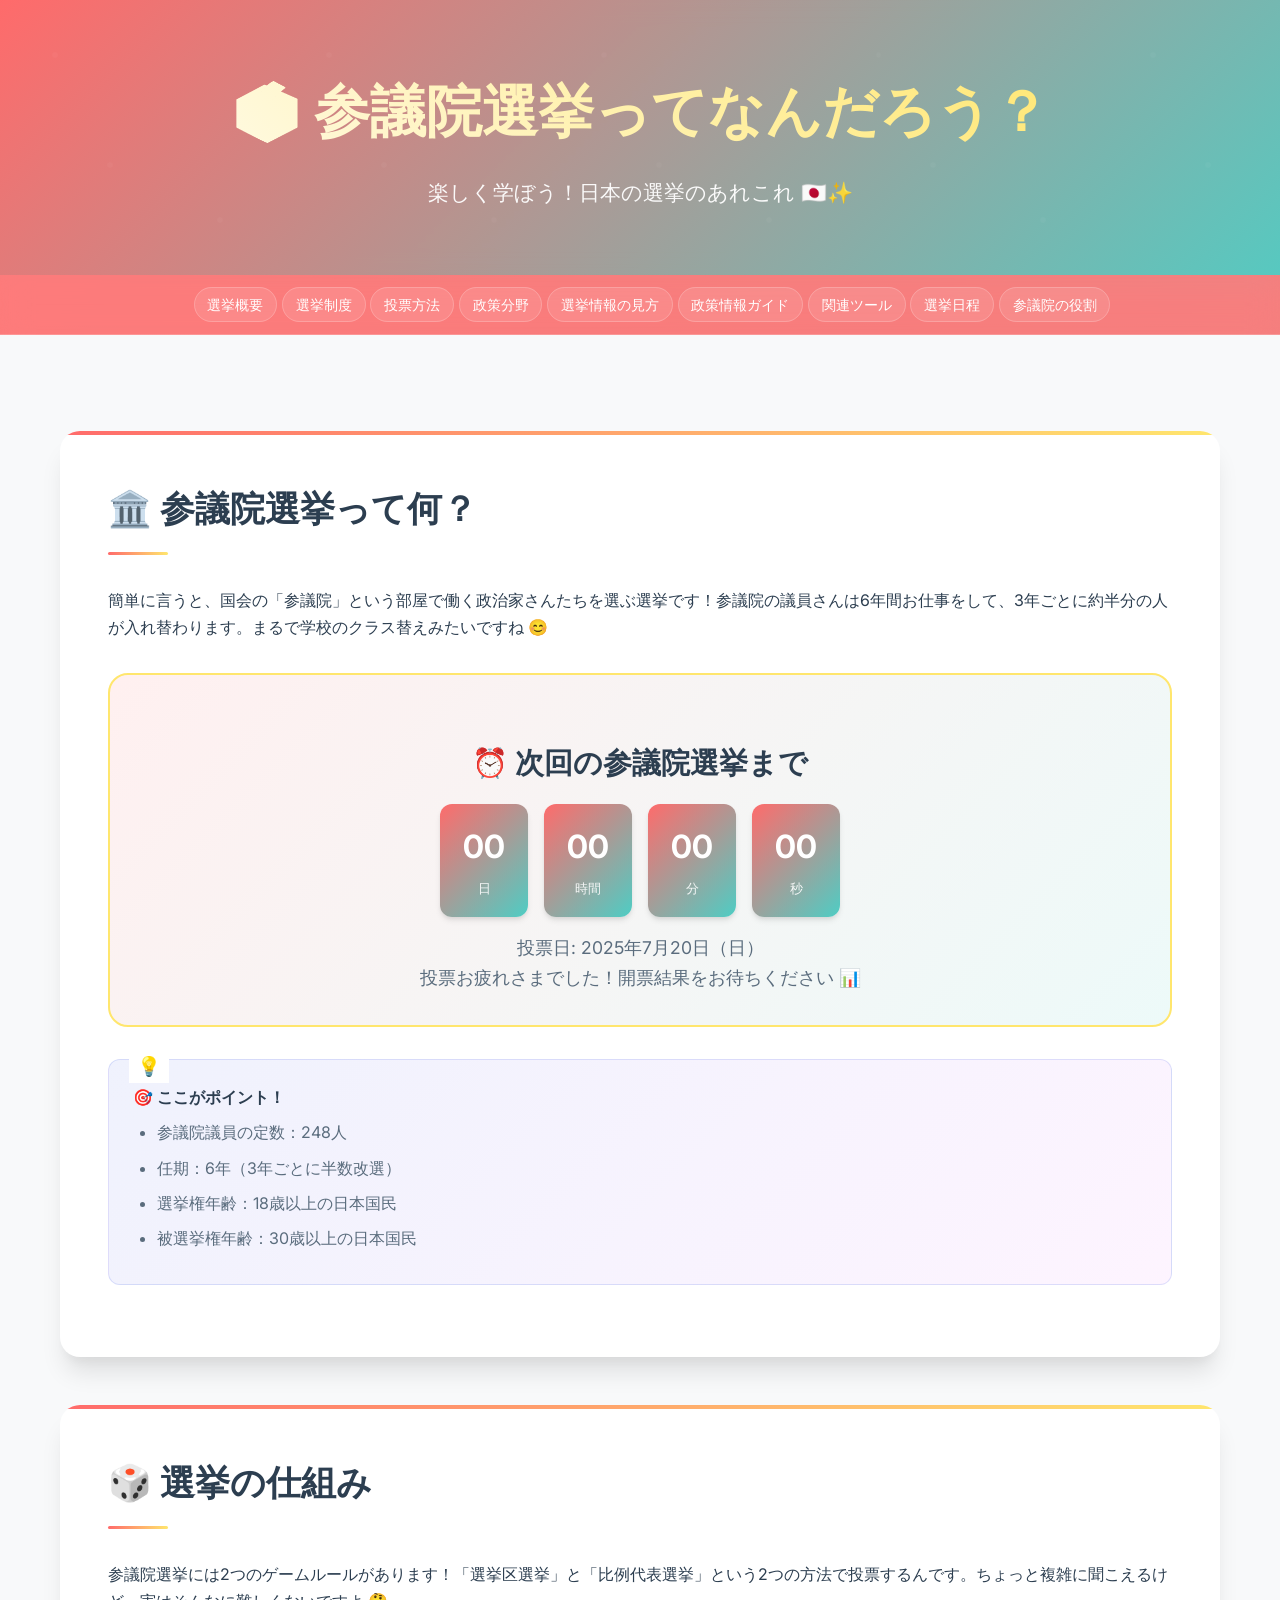
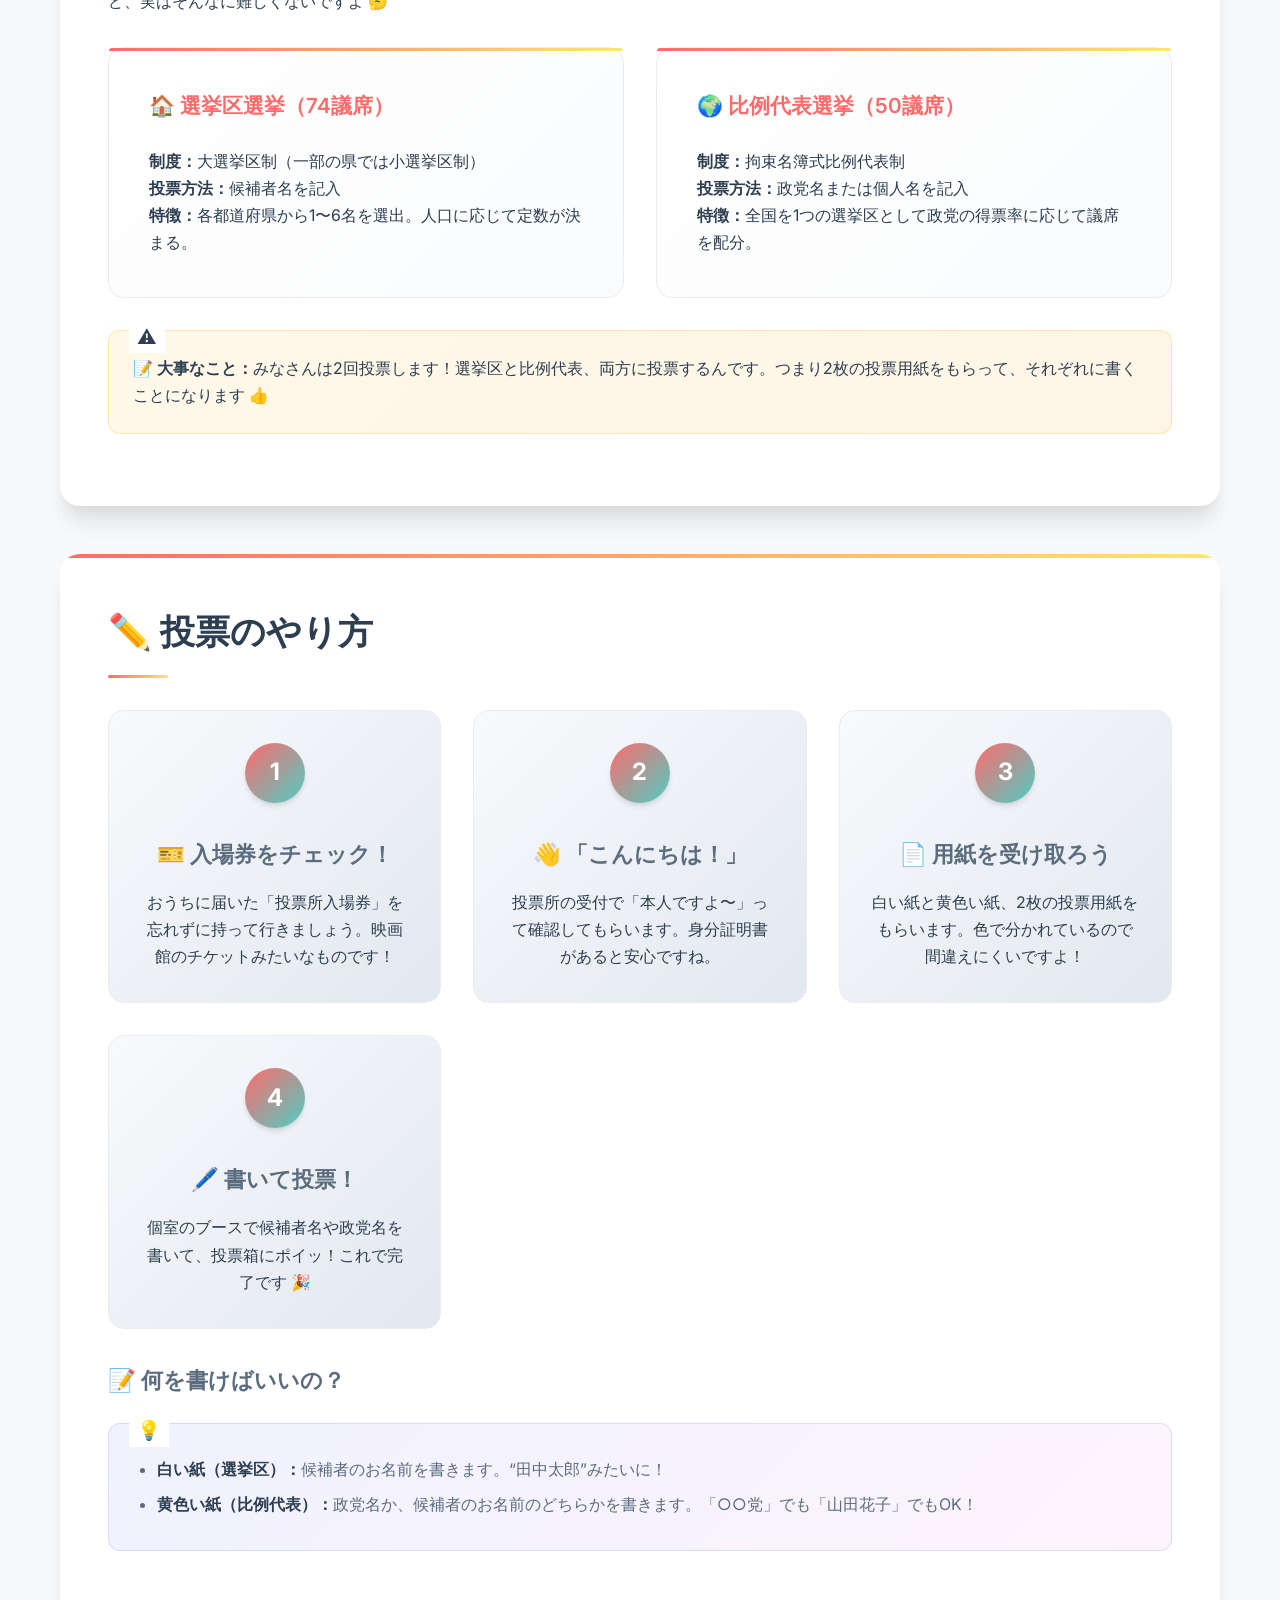
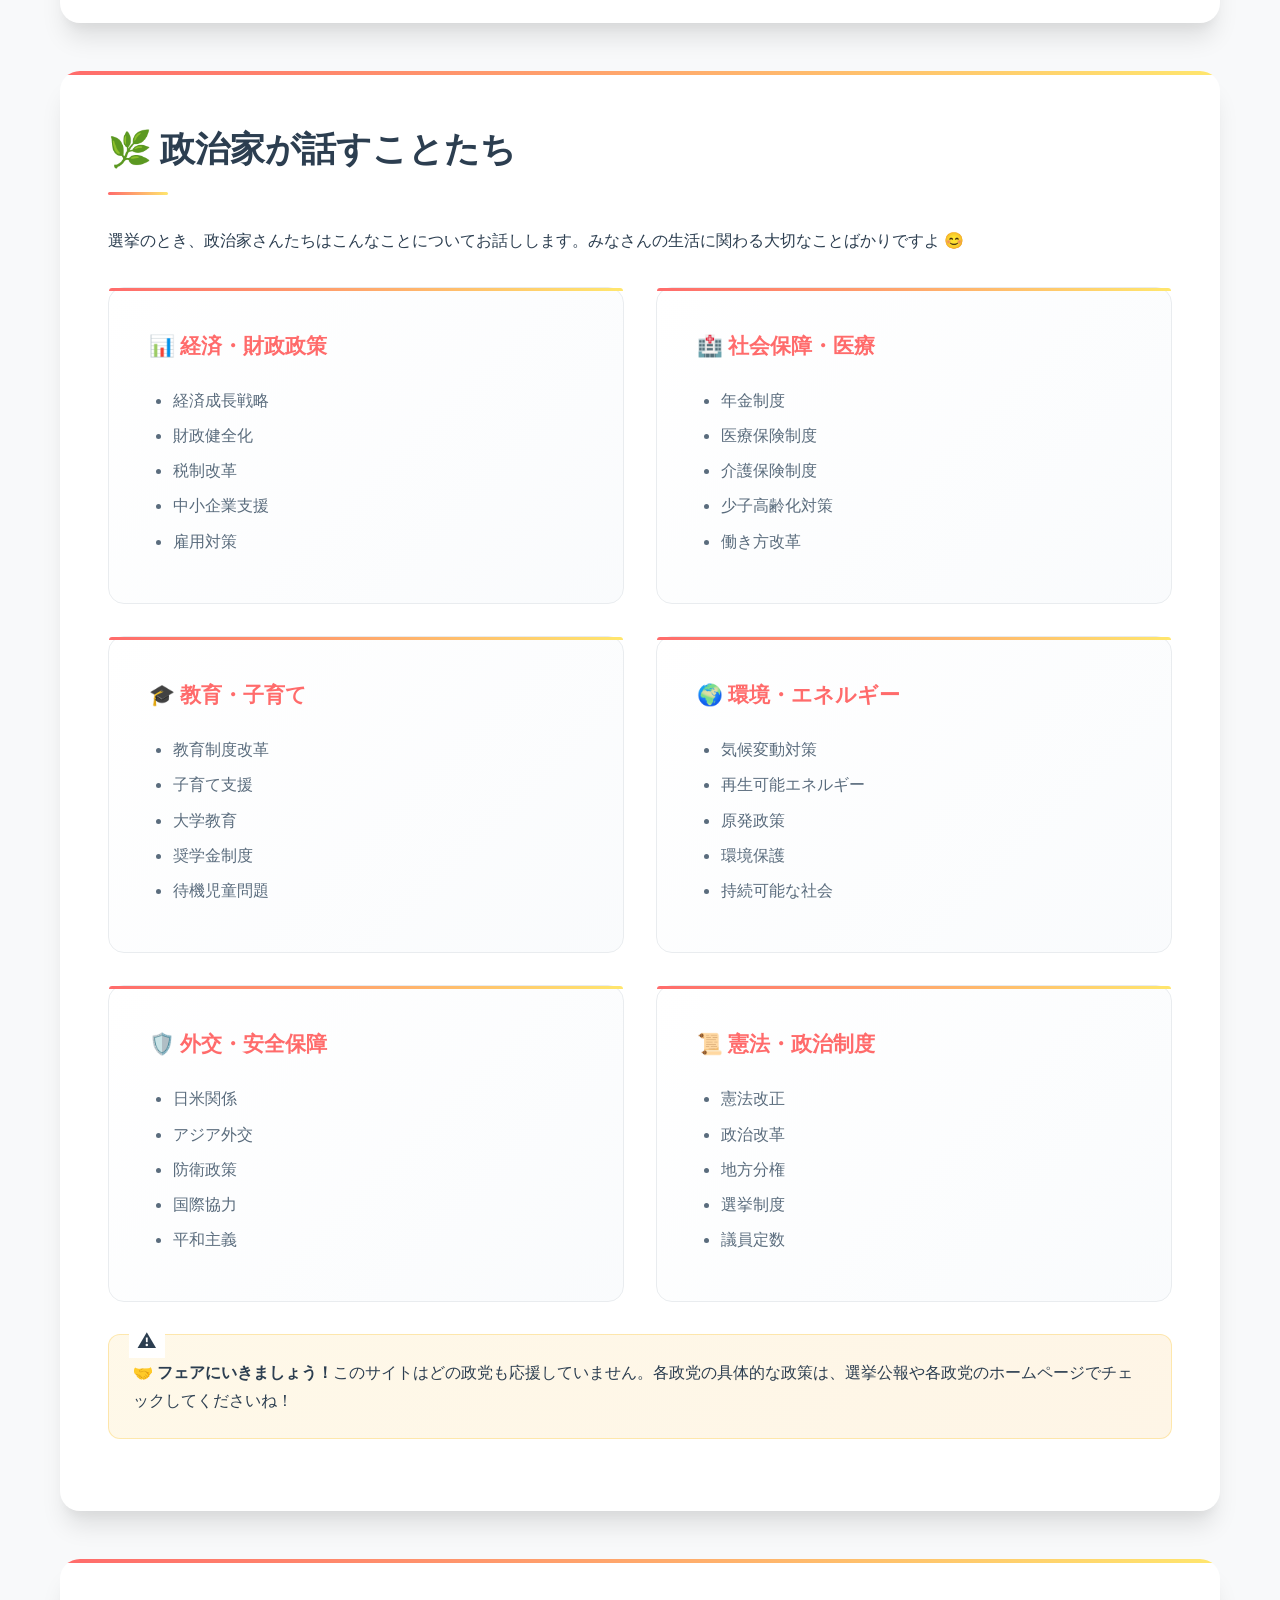
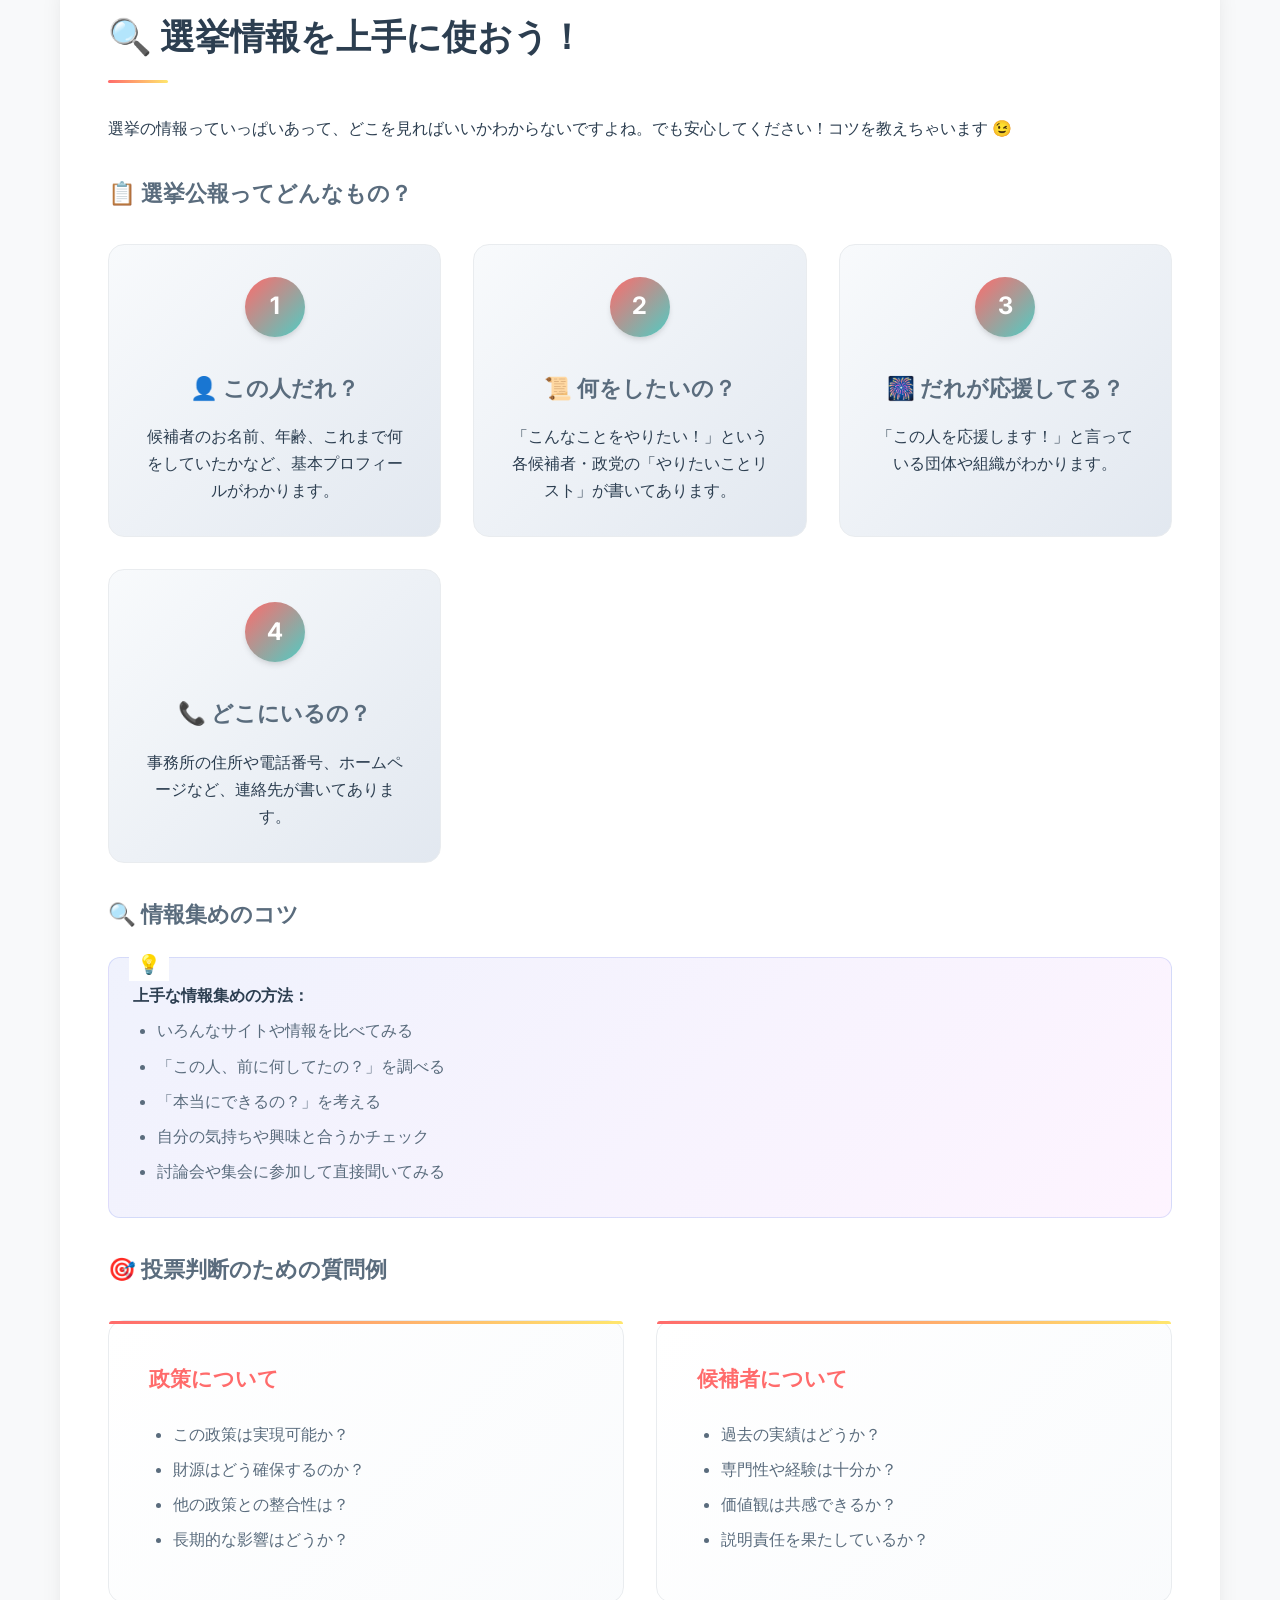
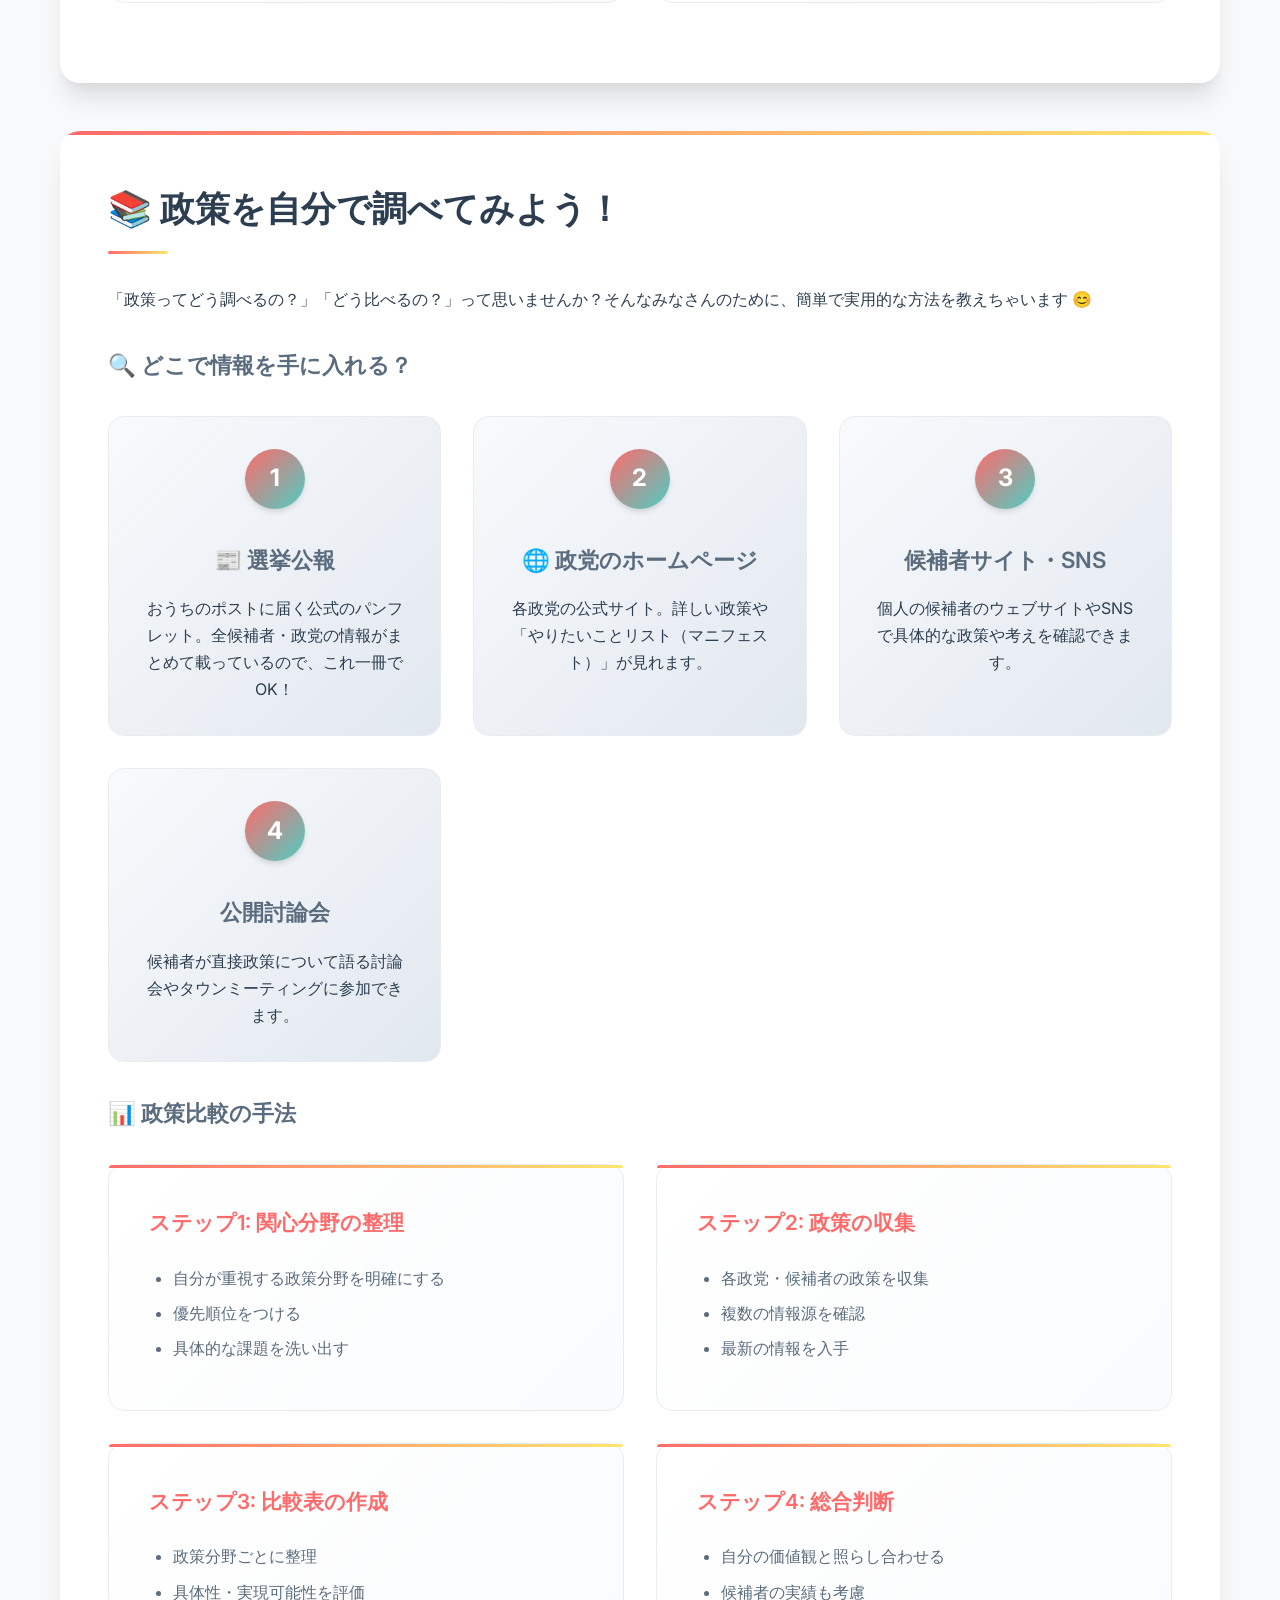
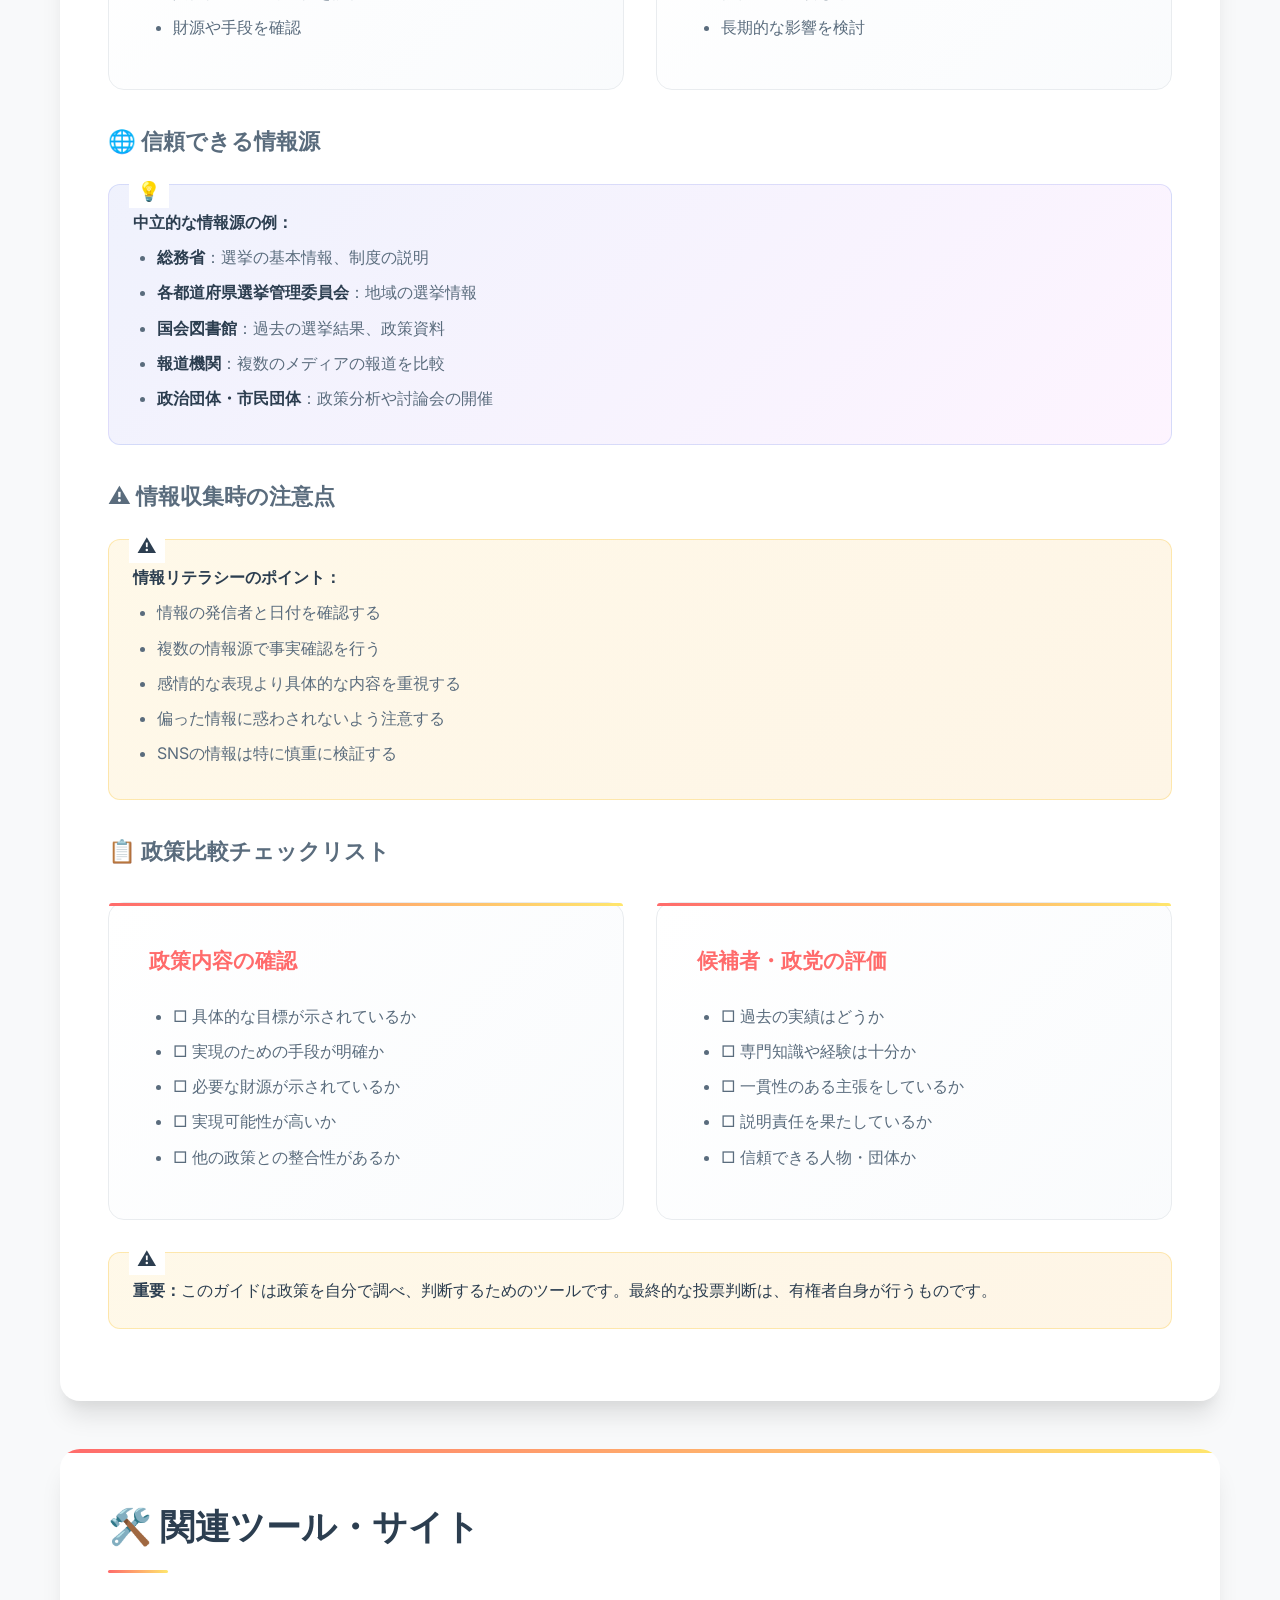
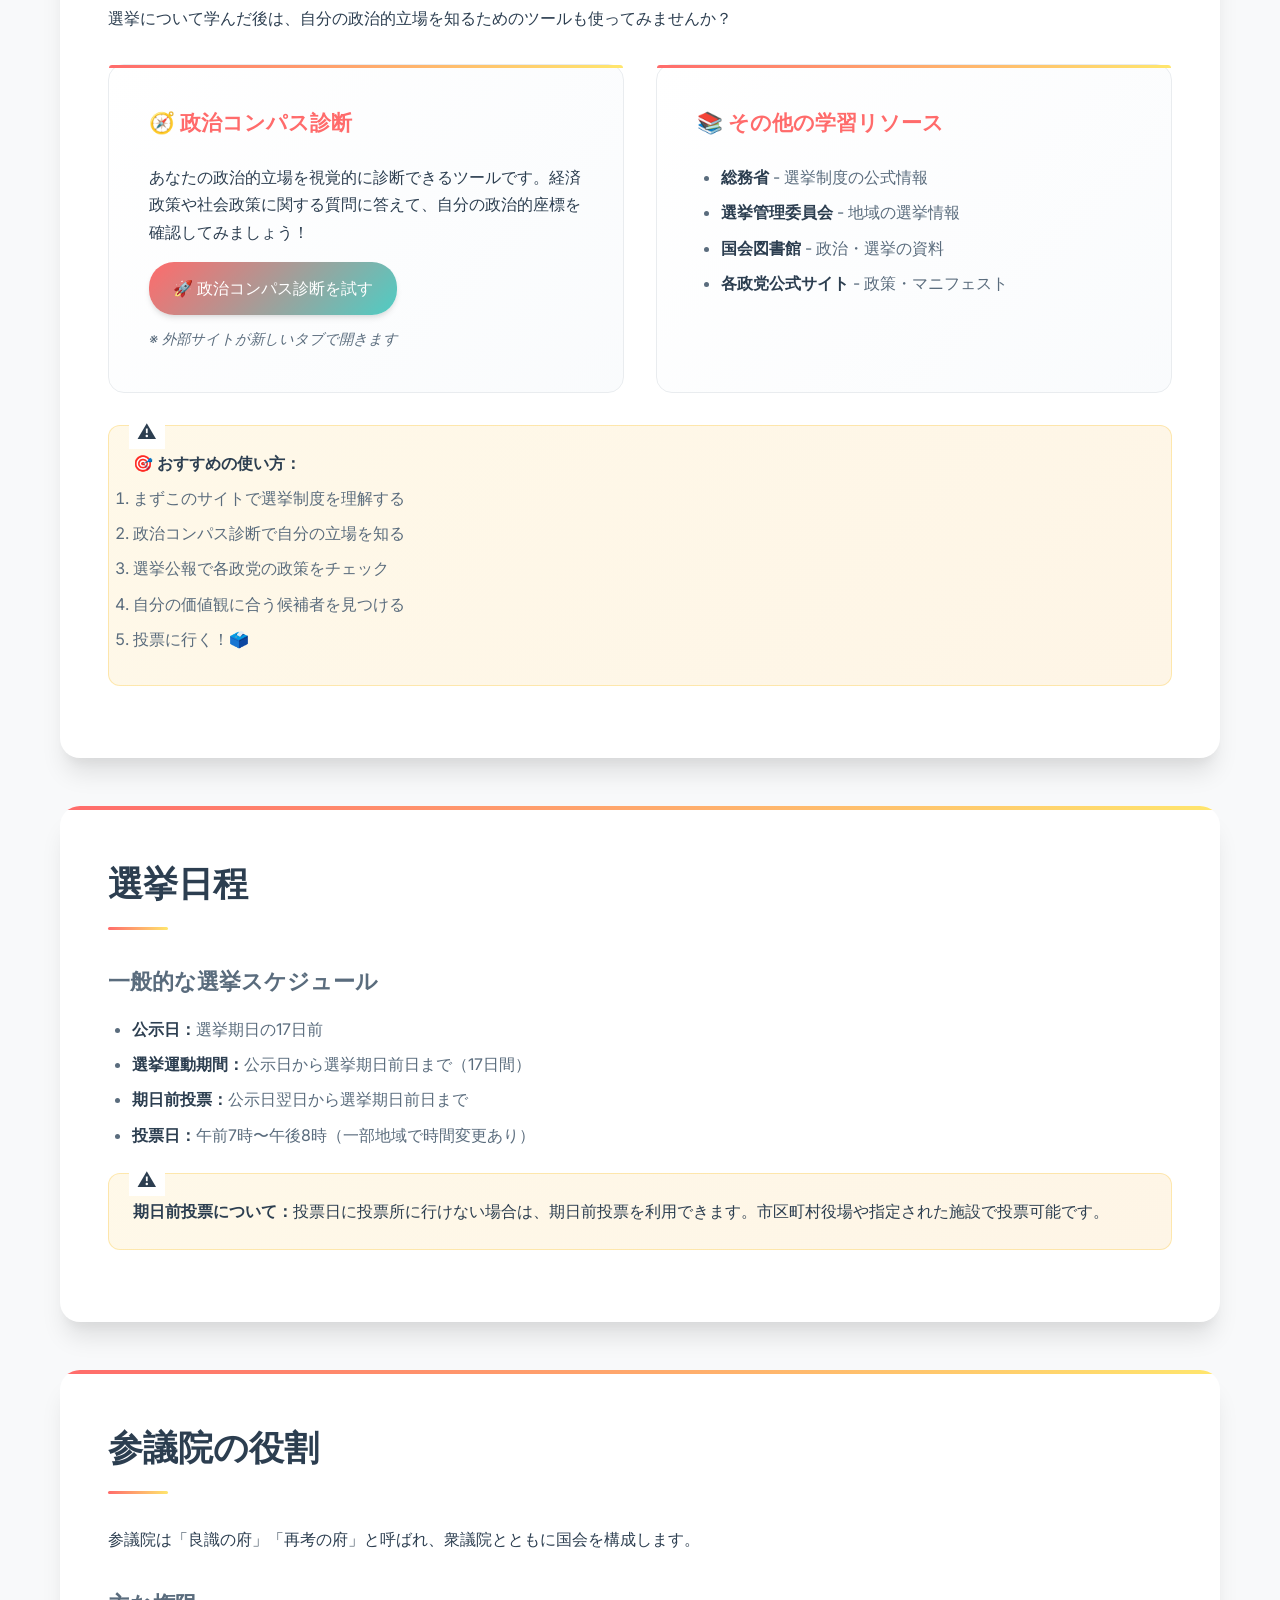
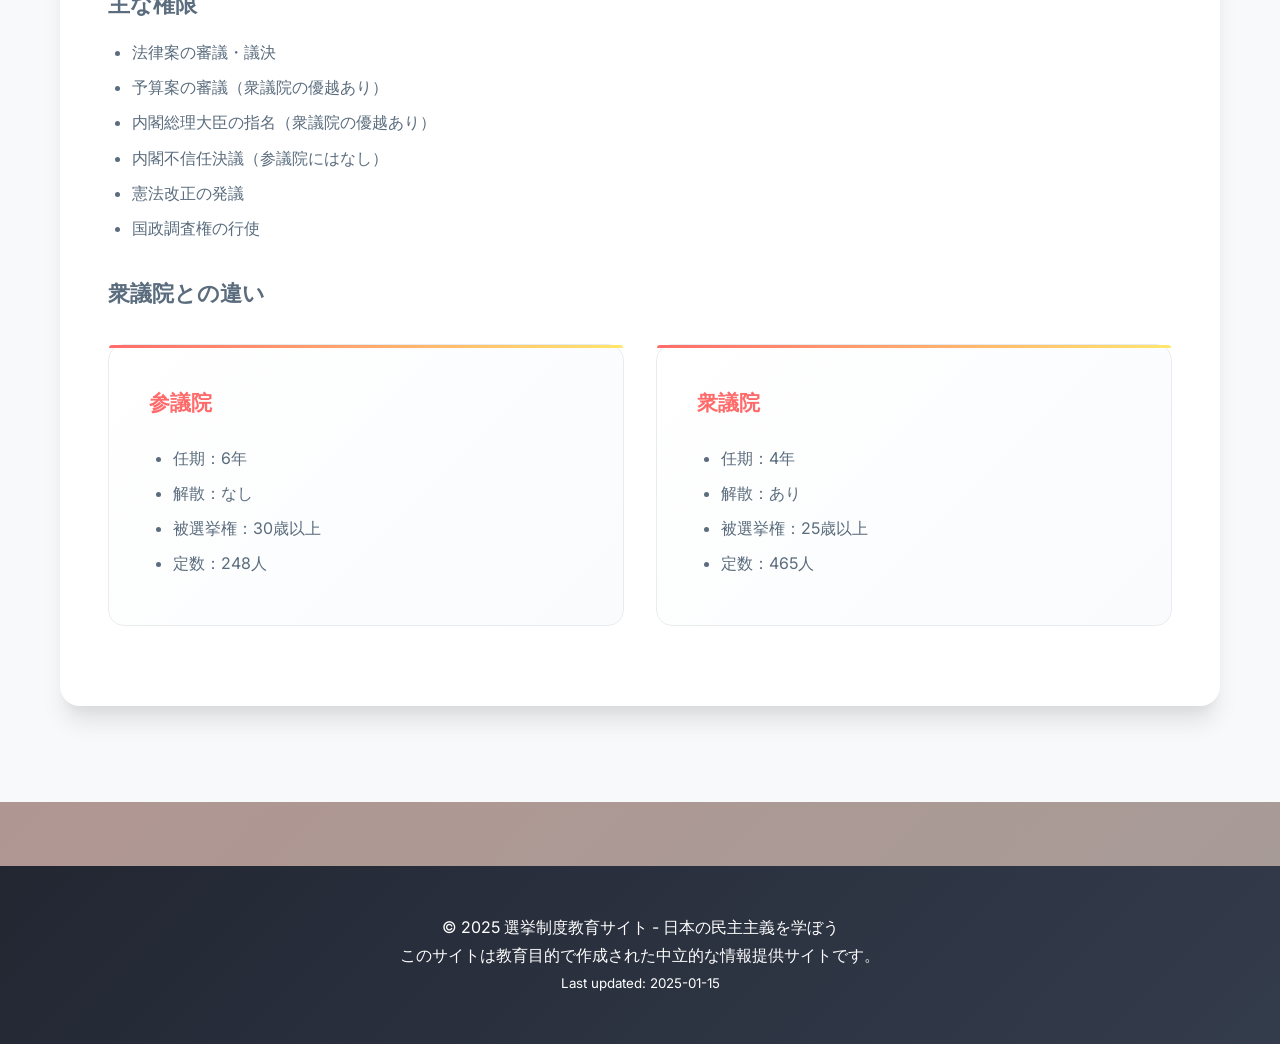
<file: index.html>
<!DOCTYPE html>
<html lang="ja">
<head>
    <meta charset="UTF-8">
    <meta name="viewport" content="width=device-width, initial-scale=1.0">
    <title>参議院選挙の仕組み - 選挙制度教育サイト</title>
    <style>
        @import url('https://fonts.googleapis.com/css2?family=Inter:wght@300;400;500;600;700&display=swap');
        
        * {
            margin: 0;
            padding: 0;
            box-sizing: border-box;
        }

        :root {
            --primary-color: #ff6b6b;
            --secondary-color: #4ecdc4;
            --accent-color: #ffe66d;
            --success-color: #51cf66;
            --warning-color: #ff8787;
            --fun-purple: #845ec2;
            --fun-orange: #ffc947;
            --text-primary: #2c3e50;
            --text-secondary: #5a6c7d;
            --bg-primary: #f8f9fa;
            --bg-secondary: #ffffff;
            --border-color: #e9ecef;
            --shadow-sm: 0 1px 3px 0 rgba(0, 0, 0, 0.1), 0 1px 2px 0 rgba(0, 0, 0, 0.06);
            --shadow-md: 0 4px 6px -1px rgba(0, 0, 0, 0.1), 0 2px 4px -1px rgba(0, 0, 0, 0.06);
            --shadow-lg: 0 10px 15px -3px rgba(0, 0, 0, 0.1), 0 4px 6px -2px rgba(0, 0, 0, 0.05);
            --shadow-xl: 0 20px 25px -5px rgba(0, 0, 0, 0.1), 0 10px 10px -5px rgba(0, 0, 0, 0.04);
        }

        body {
            font-family: 'Inter', 'Hiragino Sans', 'Meiryo', sans-serif;
            line-height: 1.7;
            color: var(--text-primary);
            background: linear-gradient(135deg, var(--primary-color) 0%, var(--secondary-color) 50%, var(--accent-color) 100%);
            background-size: 400% 400%;
            animation: gradientShift 15s ease infinite;
            min-height: 100vh;
        }

        @keyframes gradientShift {
            0% { background-position: 0% 50%; }
            50% { background-position: 100% 50%; }
            100% { background-position: 0% 50%; }
        }

        .container {
            max-width: 1200px;
            margin: 0 auto;
            padding: 0 20px;
        }

        header {
            background: linear-gradient(135deg, rgba(255, 107, 107, 0.95) 0%, rgba(78, 205, 196, 0.95) 100%);
            backdrop-filter: blur(10px);
            color: white;
            padding: 4rem 0;
            text-align: center;
            position: relative;
            overflow: hidden;
        }

        header::before {
            content: '';
            position: absolute;
            top: 0;
            left: 0;
            right: 0;
            bottom: 0;
            background: url('data:image/svg+xml,<svg xmlns="http://www.w3.org/2000/svg" viewBox="0 0 100 100"><defs><pattern id="grain" width="100" height="100" patternUnits="userSpaceOnUse"><circle cx="20" cy="20" r="1" fill="white" opacity="0.1"/><circle cx="80" cy="80" r="1" fill="white" opacity="0.1"/><circle cx="40" cy="60" r="1" fill="white" opacity="0.1"/></pattern></defs><rect width="100" height="100" fill="url(%23grain)"/></svg>');
            opacity: 0.3;
        }

        h1 {
            font-size: 3.5rem;
            font-weight: 700;
            margin-bottom: 1rem;
            background: linear-gradient(45deg, #fff, var(--accent-color), var(--fun-orange));
            background-size: 200% 200%;
            -webkit-background-clip: text;
            -webkit-text-fill-color: transparent;
            background-clip: text;
            position: relative;
            z-index: 1;
            animation: textShine 4s ease-in-out infinite;
        }

        @keyframes textShine {
            0%, 100% { background-position: 0% 50%; }
            50% { background-position: 100% 50%; }
        }

        .subtitle {
            font-size: 1.3rem;
            font-weight: 300;
            opacity: 0.95;
            position: relative;
            z-index: 1;
        }

        nav {
            background: rgba(255, 255, 255, 0.1);
            backdrop-filter: blur(15px);
            padding: 0.5rem 0;
            position: sticky;
            top: 0;
            z-index: 100;
            border-bottom: 1px solid rgba(255, 255, 255, 0.2);
        }

        nav ul {
            list-style: none;
            display: flex;
            justify-content: center;
            flex-wrap: wrap;
            gap: 0.3rem;
        }

        nav a {
            color: white;
            text-decoration: none;
            padding: 0.5rem 0.8rem;
            border-radius: 20px;
            transition: all 0.3s cubic-bezier(0.4, 0, 0.2, 1);
            font-weight: 500;
            font-size: 0.9rem;
            background: rgba(255, 255, 255, 0.1);
            border: 1px solid rgba(255, 255, 255, 0.2);
        }

        nav a:hover {
            background: rgba(255, 255, 255, 0.2);
            transform: translateY(-2px);
            box-shadow: var(--shadow-md);
        }

        main {
            padding: 3rem 0;
            background: var(--bg-primary);
            min-height: 100vh;
        }

        .section {
            background: var(--bg-secondary);
            margin: 3rem 0;
            padding: 3rem;
            border-radius: 20px;
            box-shadow: var(--shadow-xl);
            position: relative;
            overflow: hidden;
            transition: transform 0.3s ease, box-shadow 0.3s ease;
        }

        .section:hover {
            transform: translateY(-5px);
            box-shadow: 0 25px 50px -12px rgba(0, 0, 0, 0.15);
        }

        .section::before {
            content: '';
            position: absolute;
            top: 0;
            left: 0;
            right: 0;
            height: 4px;
            background: linear-gradient(90deg, var(--primary-color), var(--accent-color), var(--fun-purple));
            background-size: 200% 100%;
            animation: shimmer 3s ease-in-out infinite;
        }

        @keyframes shimmer {
            0% { background-position: -200% 0; }
            100% { background-position: 200% 0; }
        }

        h2 {
            color: var(--text-primary);
            margin-bottom: 2rem;
            font-size: 2.2rem;
            font-weight: 600;
            position: relative;
            padding-bottom: 1rem;
        }

        h2::after {
            content: '';
            position: absolute;
            bottom: 0;
            left: 0;
            width: 60px;
            height: 3px;
            background: linear-gradient(90deg, var(--primary-color), var(--accent-color));
            border-radius: 2px;
        }

        h3 {
            color: var(--text-secondary);
            margin: 2rem 0 1rem 0;
            font-size: 1.4rem;
            font-weight: 600;
        }

        .highlight-box {
            background: linear-gradient(135deg, rgba(102, 126, 234, 0.1), rgba(240, 147, 251, 0.1));
            border: 1px solid rgba(102, 126, 234, 0.2);
            border-radius: 12px;
            padding: 1.5rem;
            margin: 1.5rem 0;
            position: relative;
        }

        .highlight-box::before {
            content: '💡';
            position: absolute;
            top: -10px;
            left: 20px;
            background: var(--bg-secondary);
            padding: 0 8px;
            font-size: 1.2rem;
            animation: pulse 2s infinite;
        }

        @keyframes pulse {
            0% { transform: scale(1); }
            50% { transform: scale(1.1); }
            100% { transform: scale(1); }
        }

        .voting-process {
            display: grid;
            grid-template-columns: repeat(auto-fit, minmax(280px, 1fr));
            gap: 2rem;
            margin: 2rem 0;
        }

        .process-step {
            background: linear-gradient(135deg, #f8fafc, #e2e8f0);
            padding: 2rem;
            border-radius: 16px;
            text-align: center;
            position: relative;
            transition: all 0.3s ease;
            border: 1px solid var(--border-color);
        }

        .process-step:hover {
            transform: translateY(-8px);
            box-shadow: var(--shadow-lg);
        }

        .step-number {
            background: linear-gradient(135deg, var(--primary-color), var(--secondary-color));
            color: white;
            width: 60px;
            height: 60px;
            border-radius: 50%;
            display: flex;
            align-items: center;
            justify-content: center;
            margin: 0 auto 1.5rem;
            font-weight: 700;
            font-size: 1.5rem;
            box-shadow: var(--shadow-md);
            animation: bounce 2s infinite;
        }

        @keyframes bounce {
            0%, 20%, 50%, 80%, 100% {
                transform: translateY(0);
            }
            40% {
                transform: translateY(-10px);
            }
            60% {
                transform: translateY(-5px);
            }
        }

        .important-note {
            background: linear-gradient(135deg, rgba(251, 191, 36, 0.1), rgba(245, 158, 11, 0.1));
            border: 1px solid rgba(251, 191, 36, 0.3);
            border-radius: 12px;
            padding: 1.5rem;
            margin: 1.5rem 0;
            position: relative;
        }

        .important-note::before {
            content: '⚠️';
            position: absolute;
            top: -10px;
            left: 20px;
            background: var(--bg-secondary);
            padding: 0 8px;
            font-size: 1.2rem;
            animation: wiggle 1s ease-in-out infinite;
        }

        @keyframes wiggle {
            0%, 100% { transform: rotate(0deg); }
            25% { transform: rotate(-5deg); }
            75% { transform: rotate(5deg); }
        }

        .countdown-container {
            background: linear-gradient(135deg, rgba(255, 107, 107, 0.1), rgba(78, 205, 196, 0.1));
            border: 2px solid var(--accent-color);
            border-radius: 20px;
            padding: 2rem;
            margin: 2rem 0;
            text-align: center;
            position: relative;
            overflow: hidden;
        }

        .countdown-container::before {
            content: '';
            position: absolute;
            top: 0;
            left: -100%;
            width: 100%;
            height: 100%;
            background: linear-gradient(90deg, transparent, rgba(255, 255, 255, 0.2), transparent);
            animation: shine 3s infinite;
        }

        @keyframes shine {
            0% { left: -100%; }
            100% { left: 100%; }
        }

        .countdown-title {
            font-size: 1.8rem;
            margin-bottom: 1rem;
            color: var(--text-primary);
            font-weight: 600;
        }

        .countdown-grid {
            display: grid;
            grid-template-columns: repeat(auto-fit, minmax(80px, 1fr));
            gap: 1rem;
            max-width: 400px;
            margin: 0 auto;
        }

        .countdown-item {
            background: linear-gradient(135deg, var(--primary-color), var(--secondary-color));
            color: white;
            padding: 1rem;
            border-radius: 12px;
            box-shadow: var(--shadow-md);
            transition: transform 0.3s ease;
        }

        .countdown-item:hover {
            transform: translateY(-5px);
        }

        .countdown-number {
            font-size: 2rem;
            font-weight: 700;
            display: block;
            animation: pulse 2s infinite;
        }

        .countdown-label {
            font-size: 0.8rem;
            opacity: 0.9;
            margin-top: 0.5rem;
        }

        .countdown-message {
            margin-top: 1rem;
            font-size: 1.1rem;
            color: var(--text-secondary);
        }

        .voting-reminder {
            background: linear-gradient(135deg, rgba(76, 175, 80, 0.1), rgba(139, 195, 74, 0.1));
            border: 2px solid var(--success-color);
            border-radius: 15px;
            padding: 1.5rem;
            margin-top: 1rem;
            text-align: center;
        }

        @media (max-width: 768px) {
            .countdown-container {
                padding: 1.5rem;
                margin: 1rem 0;
            }
            
            .countdown-title {
                font-size: 1.5rem;
            }
            
            .countdown-number {
                font-size: 1.5rem;
            }
            
            .countdown-grid {
                grid-template-columns: repeat(2, 1fr);
                gap: 0.8rem;
            }
        }

        .election-types {
            display: grid;
            grid-template-columns: repeat(auto-fit, minmax(350px, 1fr));
            gap: 2rem;
            margin: 2rem 0;
        }

        .election-type {
            background: linear-gradient(135deg, rgba(255, 255, 255, 0.8), rgba(248, 250, 252, 0.8));
            padding: 2.5rem;
            border-radius: 16px;
            border: 1px solid var(--border-color);
            position: relative;
            transition: all 0.3s ease;
            backdrop-filter: blur(10px);
        }

        .election-type:hover {
            transform: translateY(-5px);
            box-shadow: var(--shadow-lg);
        }

        .election-type h4 {
            color: var(--primary-color);
            margin-bottom: 1.5rem;
            font-size: 1.3rem;
            font-weight: 600;
        }

        .election-type::before {
            content: '';
            position: absolute;
            top: 0;
            left: 0;
            right: 0;
            height: 3px;
            background: linear-gradient(90deg, var(--primary-color), var(--accent-color));
            border-radius: 12px 12px 0 0;
        }

        footer {
            background: linear-gradient(135deg, rgba(26, 32, 44, 0.95), rgba(45, 55, 72, 0.95));
            backdrop-filter: blur(10px);
            color: white;
            text-align: center;
            padding: 3rem 0;
            margin-top: 4rem;
        }

        ul {
            padding-left: 1.5rem;
        }

        li {
            margin: 0.5rem 0;
            color: var(--text-secondary);
        }

        strong {
            color: var(--text-primary);
            font-weight: 600;
        }

        @keyframes fadeInUp {
            from {
                opacity: 0;
                transform: translateY(30px);
            }
            to {
                opacity: 1;
                transform: translateY(0);
            }
        }

        .section {
            animation: fadeInUp 0.6s ease-out;
        }

        .mobile-menu-toggle {
            display: none;
            background: rgba(255, 255, 255, 0.2);
            border: none;
            color: white;
            font-size: 1.5rem;
            padding: 0.5rem;
            border-radius: 8px;
            cursor: pointer;
            transition: all 0.3s ease;
        }

        .mobile-menu-toggle:hover {
            background: rgba(255, 255, 255, 0.3);
        }

        @media (max-width: 768px) {
            h1 {
                font-size: 2rem;
            }
            
            header {
                padding: 2rem 0;
            }
            
            .subtitle {
                font-size: 1rem;
            }
            
            .mobile-menu-toggle {
                display: block;
                position: absolute;
                top: 0.5rem;
                right: 1rem;
                z-index: 1001;
                padding: 0.3rem 0.5rem;
                font-size: 1.2rem;
            }
            
            nav {
                position: fixed;
                top: 0;
                right: -100%;
                width: 70%;
                height: 100vh;
                background: rgba(255, 107, 107, 0.95);
                backdrop-filter: blur(15px);
                transition: right 0.3s ease;
                z-index: 1000;
                padding-top: 3rem;
            }
            
            nav.active {
                right: 0;
            }
            
            nav ul {
                flex-direction: column;
                align-items: stretch;
                gap: 0;
                padding: 1rem;
                height: 100%;
            }
            
            nav li {
                margin: 0;
                border-bottom: 1px solid rgba(255, 255, 255, 0.2);
            }
            
            nav a {
                display: block;
                padding: 0.8rem 1rem;
                border-radius: 0;
                text-align: left;
                font-size: 1rem;
            }
            
            .section {
                padding: 2rem 1.5rem;
                margin: 2rem 0;
            }
            
            h2 {
                font-size: 1.8rem;
            }
            
            .voting-process {
                grid-template-columns: 1fr;
                gap: 1.5rem;
            }
            
            .election-types {
                grid-template-columns: 1fr;
                gap: 1.5rem;
            }
        }
    </style>
</head>
<body>
    <header>
        <div class="container">
            <h1>🗳️ 参議院選挙ってなんだろう？</h1>
            <p class="subtitle">楽しく学ぼう！日本の選挙のあれこれ 🇯🇵✨</p>
            <button class="mobile-menu-toggle" onclick="toggleMenu()">☰</button>
        </div>
    </header>

    <nav id="nav-menu">
        <div class="container">
            <ul>
                <li><a href="#overview" onclick="closeMenu()">選挙概要</a></li>
                <li><a href="#system" onclick="closeMenu()">選挙制度</a></li>
                <li><a href="#voting" onclick="closeMenu()">投票方法</a></li>
                <li><a href="#policy-areas" onclick="closeMenu()">政策分野</a></li>
                <li><a href="#election-info" onclick="closeMenu()">選挙情報の見方</a></li>
                <li><a href="#policy-guide" onclick="closeMenu()">政策情報ガイド</a></li>
                <li><a href="#related-tools" onclick="closeMenu()">関連ツール</a></li>
                <li><a href="#schedule" onclick="closeMenu()">選挙日程</a></li>
                <li><a href="#roles" onclick="closeMenu()">参議院の役割</a></li>
            </ul>
        </div>
    </nav>

    <main>
        <div class="container">
            <section id="overview" class="section">
                <h2>🏛️ 参議院選挙って何？</h2>
                <p>簡単に言うと、国会の「参議院」という部屋で働く政治家さんたちを選ぶ選挙です！参議院の議員さんは6年間お仕事をして、3年ごとに約半分の人が入れ替わります。まるで学校のクラス替えみたいですね 😊</p>
                
                <div class="countdown-container">
                    <h3 class="countdown-title">⏰ 次回の参議院選挙まで</h3>
                    <div class="countdown-grid">
                        <div class="countdown-item">
                            <span class="countdown-number" id="days">--</span>
                            <span class="countdown-label">日</span>
                        </div>
                        <div class="countdown-item">
                            <span class="countdown-number" id="hours">--</span>
                            <span class="countdown-label">時間</span>
                        </div>
                        <div class="countdown-item">
                            <span class="countdown-number" id="minutes">--</span>
                            <span class="countdown-label">分</span>
                        </div>
                        <div class="countdown-item">
                            <span class="countdown-number" id="seconds">--</span>
                            <span class="countdown-label">秒</span>
                        </div>
                    </div>
                    <div class="countdown-message" id="countdown-message">
                        投票日: <span id="election-date">2025年7月20日（日）</span>
                    </div>
                    <div class="voting-reminder" id="voting-reminder" style="display: none;">
                        🗳️ <strong>今日は投票日です！</strong><br>
                        午前7時〜午後8時まで投票できます
                    </div>
                </div>
                
                <div class="highlight-box">
                    <strong>🎯 ここがポイント！</strong>
                    <ul>
                        <li>参議院議員の定数：248人</li>
                        <li>任期：6年（3年ごとに半数改選）</li>
                        <li>選挙権年齢：18歳以上の日本国民</li>
                        <li>被選挙権年齢：30歳以上の日本国民</li>
                    </ul>
                </div>
            </section>

            <section id="system" class="section">
                <h2>🎲 選挙の仕組み</h2>
                <p>参議院選挙には2つのゲームルールがあります！「選挙区選挙」と「比例代表選挙」という2つの方法で投票するんです。ちょっと複雑に聞こえるけど、実はそんなに難しくないですよ 🤔</p>

                <div class="election-types">
                    <div class="election-type">
                        <h4>🏠 選挙区選挙（74議席）</h4>
                        <p><strong>制度：</strong>大選挙区制（一部の県では小選挙区制）</p>
                        <p><strong>投票方法：</strong>候補者名を記入</p>
                        <p><strong>特徴：</strong>各都道府県から1〜6名を選出。人口に応じて定数が決まる。</p>
                    </div>
                    
                    <div class="election-type">
                        <h4>🌍 比例代表選挙（50議席）</h4>
                        <p><strong>制度：</strong>拘束名簿式比例代表制</p>
                        <p><strong>投票方法：</strong>政党名または個人名を記入</p>
                        <p><strong>特徴：</strong>全国を1つの選挙区として政党の得票率に応じて議席を配分。</p>
                    </div>
                </div>

                <div class="important-note">
                    <strong>📝 大事なこと：</strong>みなさんは2回投票します！選挙区と比例代表、両方に投票するんです。つまり2枚の投票用紙をもらって、それぞれに書くことになります 👍
                </div>
            </section>

            <section id="voting" class="section">
                <h2>✏️ 投票のやり方</h2>
                
                <div class="voting-process">
                    <div class="process-step">
                        <div class="step-number">1</div>
                        <h3>🎫 入場券をチェック！</h3>
                        <p>おうちに届いた「投票所入場券」を忘れずに持って行きましょう。映画館のチケットみたいなものです！</p>
                    </div>
                    
                    <div class="process-step">
                        <div class="step-number">2</div>
                        <h3>👋 「こんにちは！」</h3>
                        <p>投票所の受付で「本人ですよ〜」って確認してもらいます。身分証明書があると安心ですね。</p>
                    </div>
                    
                    <div class="process-step">
                        <div class="step-number">3</div>
                        <h3>📄 用紙を受け取ろう</h3>
                        <p>白い紙と黄色い紙、2枚の投票用紙をもらいます。色で分かれているので間違えにくいですよ！</p>
                    </div>
                    
                    <div class="process-step">
                        <div class="step-number">4</div>
                        <h3>🖊️ 書いて投票！</h3>
                        <p>個室のブースで候補者名や政党名を書いて、投票箱にポイッ！これで完了です 🎉</p>
                    </div>
                </div>

                <h3>📝 何を書けばいいの？</h3>
                <div class="highlight-box">
                    <ul>
                        <li><strong>白い紙（選挙区）：</strong>候補者のお名前を書きます。“田中太郎”みたいに！</li>
                        <li><strong>黄色い紙（比例代表）：</strong>政党名か、候補者のお名前のどちらかを書きます。「○○党」でも「山田花子」でもOK！</li>
                    </ul>
                </div>
            </section>

            <section id="policy-areas" class="section">
                <h2>🌿 政治家が話すことたち</h2>
                <p>選挙のとき、政治家さんたちはこんなことについてお話しします。みなさんの生活に関わる大切なことばかりですよ 😊</p>

                <div class="election-types">
                    <div class="election-type">
                        <h4>📊 経済・財政政策</h4>
                        <ul>
                            <li>経済成長戦略</li>
                            <li>財政健全化</li>
                            <li>税制改革</li>
                            <li>中小企業支援</li>
                            <li>雇用対策</li>
                        </ul>
                    </div>
                    
                    <div class="election-type">
                        <h4>🏥 社会保障・医療</h4>
                        <ul>
                            <li>年金制度</li>
                            <li>医療保険制度</li>
                            <li>介護保険制度</li>
                            <li>少子高齢化対策</li>
                            <li>働き方改革</li>
                        </ul>
                    </div>
                    
                    <div class="election-type">
                        <h4>🎓 教育・子育て</h4>
                        <ul>
                            <li>教育制度改革</li>
                            <li>子育て支援</li>
                            <li>大学教育</li>
                            <li>奨学金制度</li>
                            <li>待機児童問題</li>
                        </ul>
                    </div>
                    
                    <div class="election-type">
                        <h4>🌍 環境・エネルギー</h4>
                        <ul>
                            <li>気候変動対策</li>
                            <li>再生可能エネルギー</li>
                            <li>原発政策</li>
                            <li>環境保護</li>
                            <li>持続可能な社会</li>
                        </ul>
                    </div>
                    
                    <div class="election-type">
                        <h4>🛡️ 外交・安全保障</h4>
                        <ul>
                            <li>日米関係</li>
                            <li>アジア外交</li>
                            <li>防衛政策</li>
                            <li>国際協力</li>
                            <li>平和主義</li>
                        </ul>
                    </div>
                    
                    <div class="election-type">
                        <h4>📜 憲法・政治制度</h4>
                        <ul>
                            <li>憲法改正</li>
                            <li>政治改革</li>
                            <li>地方分権</li>
                            <li>選挙制度</li>
                            <li>議員定数</li>
                        </ul>
                    </div>
                </div>

                <div class="important-note">
                    <strong>🤝 フェアにいきましょう！</strong>このサイトはどの政党も応援していません。各政党の具体的な政策は、選挙公報や各政党のホームページでチェックしてくださいね！
                </div>
            </section>

            <section id="election-info" class="section">
                <h2>🔍 選挙情報を上手に使おう！</h2>
                <p>選挙の情報っていっぱいあって、どこを見ればいいかわからないですよね。でも安心してください！コツを教えちゃいます 😉</p>

                <h3>📋 選挙公報ってどんなもの？</h3>
                <div class="voting-process">
                    <div class="process-step">
                        <div class="step-number">1</div>
                        <h3>👤 この人だれ？</h3>
                        <p>候補者のお名前、年齢、これまで何をしていたかなど、基本プロフィールがわかります。</p>
                    </div>
                    
                    <div class="process-step">
                        <div class="step-number">2</div>
                        <h3>📜 何をしたいの？</h3>
                        <p>「こんなことをやりたい！」という各候補者・政党の「やりたいことリスト」が書いてあります。</p>
                    </div>
                    
                    <div class="process-step">
                        <div class="step-number">3</div>
                        <h3>🎆 だれが応援してる？</h3>
                        <p>「この人を応援します！」と言っている団体や組織がわかります。</p>
                    </div>
                    
                    <div class="process-step">
                        <div class="step-number">4</div>
                        <h3>📞 どこにいるの？</h3>
                        <p>事務所の住所や電話番号、ホームページなど、連絡先が書いてあります。</p>
                    </div>
                </div>

                <h3>🔍 情報集めのコツ</h3>
                <div class="highlight-box">
                    <strong>上手な情報集めの方法：</strong>
                    <ul>
                        <li>いろんなサイトや情報を比べてみる</li>
                        <li>「この人、前に何してたの？」を調べる</li>
                        <li>「本当にできるの？」を考える</li>
                        <li>自分の気持ちや興味と合うかチェック</li>
                        <li>討論会や集会に参加して直接聞いてみる</li>
                    </ul>
                </div>

                <h3>🎯 投票判断のための質問例</h3>
                <div class="election-types">
                    <div class="election-type">
                        <h4>政策について</h4>
                        <ul>
                            <li>この政策は実現可能か？</li>
                            <li>財源はどう確保するのか？</li>
                            <li>他の政策との整合性は？</li>
                            <li>長期的な影響はどうか？</li>
                        </ul>
                    </div>
                    
                    <div class="election-type">
                        <h4>候補者について</h4>
                        <ul>
                            <li>過去の実績はどうか？</li>
                            <li>専門性や経験は十分か？</li>
                            <li>価値観は共感できるか？</li>
                            <li>説明責任を果たしているか？</li>
                        </ul>
                    </div>
                </div>
            </section>

            <section id="policy-guide" class="section">
                <h2>📚 政策を自分で調べてみよう！</h2>
                <p>「政策ってどう調べるの？」「どう比べるの？」って思いませんか？そんなみなさんのために、簡単で実用的な方法を教えちゃいます 😊</p>

                <h3>🔍 どこで情報を手に入れる？</h3>
                <div class="voting-process">
                    <div class="process-step">
                        <div class="step-number">1</div>
                        <h3>📰 選挙公報</h3>
                        <p>おうちのポストに届く公式のパンフレット。全候補者・政党の情報がまとめて載っているので、これ一冊でOK！</p>
                    </div>
                    
                    <div class="process-step">
                        <div class="step-number">2</div>
                        <h3>🌐 政党のホームページ</h3>
                        <p>各政党の公式サイト。詳しい政策や「やりたいことリスト（マニフェスト）」が見れます。</p>
                    </div>
                    
                    <div class="process-step">
                        <div class="step-number">3</div>
                        <h3>候補者サイト・SNS</h3>
                        <p>個人の候補者のウェブサイトやSNSで具体的な政策や考えを確認できます。</p>
                    </div>
                    
                    <div class="process-step">
                        <div class="step-number">4</div>
                        <h3>公開討論会</h3>
                        <p>候補者が直接政策について語る討論会やタウンミーティングに参加できます。</p>
                    </div>
                </div>

                <h3>📊 政策比較の手法</h3>
                <div class="election-types">
                    <div class="election-type">
                        <h4>ステップ1: 関心分野の整理</h4>
                        <ul>
                            <li>自分が重視する政策分野を明確にする</li>
                            <li>優先順位をつける</li>
                            <li>具体的な課題を洗い出す</li>
                        </ul>
                    </div>
                    
                    <div class="election-type">
                        <h4>ステップ2: 政策の収集</h4>
                        <ul>
                            <li>各政党・候補者の政策を収集</li>
                            <li>複数の情報源を確認</li>
                            <li>最新の情報を入手</li>
                        </ul>
                    </div>
                    
                    <div class="election-type">
                        <h4>ステップ3: 比較表の作成</h4>
                        <ul>
                            <li>政策分野ごとに整理</li>
                            <li>具体性・実現可能性を評価</li>
                            <li>財源や手段を確認</li>
                        </ul>
                    </div>
                    
                    <div class="election-type">
                        <h4>ステップ4: 総合判断</h4>
                        <ul>
                            <li>自分の価値観と照らし合わせる</li>
                            <li>候補者の実績も考慮</li>
                            <li>長期的な影響を検討</li>
                        </ul>
                    </div>
                </div>

                <h3>🌐 信頼できる情報源</h3>
                <div class="highlight-box">
                    <strong>中立的な情報源の例：</strong>
                    <ul>
                        <li><strong>総務省</strong>：選挙の基本情報、制度の説明</li>
                        <li><strong>各都道府県選挙管理委員会</strong>：地域の選挙情報</li>
                        <li><strong>国会図書館</strong>：過去の選挙結果、政策資料</li>
                        <li><strong>報道機関</strong>：複数のメディアの報道を比較</li>
                        <li><strong>政治団体・市民団体</strong>：政策分析や討論会の開催</li>
                    </ul>
                </div>

                <h3>⚠️ 情報収集時の注意点</h3>
                <div class="important-note">
                    <strong>情報リテラシーのポイント：</strong>
                    <ul>
                        <li>情報の発信者と日付を確認する</li>
                        <li>複数の情報源で事実確認を行う</li>
                        <li>感情的な表現より具体的な内容を重視する</li>
                        <li>偏った情報に惑わされないよう注意する</li>
                        <li>SNSの情報は特に慎重に検証する</li>
                    </ul>
                </div>

                <h3>📋 政策比較チェックリスト</h3>
                <div class="election-types">
                    <div class="election-type">
                        <h4>政策内容の確認</h4>
                        <ul>
                            <li>□ 具体的な目標が示されているか</li>
                            <li>□ 実現のための手段が明確か</li>
                            <li>□ 必要な財源が示されているか</li>
                            <li>□ 実現可能性が高いか</li>
                            <li>□ 他の政策との整合性があるか</li>
                        </ul>
                    </div>
                    
                    <div class="election-type">
                        <h4>候補者・政党の評価</h4>
                        <ul>
                            <li>□ 過去の実績はどうか</li>
                            <li>□ 専門知識や経験は十分か</li>
                            <li>□ 一貫性のある主張をしているか</li>
                            <li>□ 説明責任を果たしているか</li>
                            <li>□ 信頼できる人物・団体か</li>
                        </ul>
                    </div>
                </div>

                <div class="important-note">
                    <strong>重要：</strong>このガイドは政策を自分で調べ、判断するためのツールです。最終的な投票判断は、有権者自身が行うものです。
                </div>
            </section>

            <section id="related-tools" class="section">
                <h2>🛠️ 関連ツール・サイト</h2>
                <p>選挙について学んだ後は、自分の政治的立場を知るためのツールも使ってみませんか？</p>

                <div class="election-types">
                    <div class="election-type">
                        <h4>🧭 政治コンパス診断</h4>
                        <p>あなたの政治的立場を視覚的に診断できるツールです。経済政策や社会政策に関する質問に答えて、自分の政治的座標を確認してみましょう！</p>
                        <div style="margin-top: 1rem;">
                            <a href="https://political-compass-mizki0719.replit.app/" 
                               target="_blank" 
                               rel="noopener noreferrer"
                               style="display: inline-block; background: linear-gradient(135deg, var(--primary-color), var(--secondary-color)); color: white; padding: 0.8rem 1.5rem; border-radius: 25px; text-decoration: none; font-weight: 500; transition: all 0.3s ease; box-shadow: var(--shadow-md);"
                               onmouseover="this.style.transform='translateY(-2px)'; this.style.boxShadow='0 8px 25px rgba(0,0,0,0.15)'"
                               onmouseout="this.style.transform='translateY(0)'; this.style.boxShadow='0 4px 6px -1px rgba(0, 0, 0, 0.1), 0 2px 4px -1px rgba(0, 0, 0, 0.06)'">
                                🚀 政治コンパス診断を試す
                            </a>
                        </div>
                        <p style="margin-top: 0.8rem; font-size: 0.9rem; color: var(--text-secondary);">
                            <em>※ 外部サイトが新しいタブで開きます</em>
                        </p>
                    </div>
                    
                    <div class="election-type">
                        <h4>📚 その他の学習リソース</h4>
                        <ul style="text-align: left;">
                            <li><strong>総務省</strong> - 選挙制度の公式情報</li>
                            <li><strong>選挙管理委員会</strong> - 地域の選挙情報</li>
                            <li><strong>国会図書館</strong> - 政治・選挙の資料</li>
                            <li><strong>各政党公式サイト</strong> - 政策・マニフェスト</li>
                        </ul>
                    </div>
                </div>

                <div class="important-note">
                    <strong>🎯 おすすめの使い方：</strong>
                    <ol style="text-align: left; margin-top: 0.5rem;">
                        <li>まずこのサイトで選挙制度を理解する</li>
                        <li>政治コンパス診断で自分の立場を知る</li>
                        <li>選挙公報で各政党の政策をチェック</li>
                        <li>自分の価値観に合う候補者を見つける</li>
                        <li>投票に行く！🗳️</li>
                    </ol>
                </div>
            </section>

            <section id="schedule" class="section">
                <h2>選挙日程</h2>
                <h3>一般的な選挙スケジュール</h3>
                <ul>
                    <li><strong>公示日：</strong>選挙期日の17日前</li>
                    <li><strong>選挙運動期間：</strong>公示日から選挙期日前日まで（17日間）</li>
                    <li><strong>期日前投票：</strong>公示日翌日から選挙期日前日まで</li>
                    <li><strong>投票日：</strong>午前7時〜午後8時（一部地域で時間変更あり）</li>
                </ul>

                <div class="important-note">
                    <strong>期日前投票について：</strong>投票日に投票所に行けない場合は、期日前投票を利用できます。市区町村役場や指定された施設で投票可能です。
                </div>
            </section>

            <section id="roles" class="section">
                <h2>参議院の役割</h2>
                <p>参議院は「良識の府」「再考の府」と呼ばれ、衆議院とともに国会を構成します。</p>

                <h3>主な権限</h3>
                <ul>
                    <li>法律案の審議・議決</li>
                    <li>予算案の審議（衆議院の優越あり）</li>
                    <li>内閣総理大臣の指名（衆議院の優越あり）</li>
                    <li>内閣不信任決議（参議院にはなし）</li>
                    <li>憲法改正の発議</li>
                    <li>国政調査権の行使</li>
                </ul>

                <h3>衆議院との違い</h3>
                <div class="election-types">
                    <div class="election-type">
                        <h4>参議院</h4>
                        <ul>
                            <li>任期：6年</li>
                            <li>解散：なし</li>
                            <li>被選挙権：30歳以上</li>
                            <li>定数：248人</li>
                        </ul>
                    </div>
                    
                    <div class="election-type">
                        <h4>衆議院</h4>
                        <ul>
                            <li>任期：4年</li>
                            <li>解散：あり</li>
                            <li>被選挙権：25歳以上</li>
                            <li>定数：465人</li>
                        </ul>
                    </div>
                </div>
            </section>
        </div>
    </main>

    <footer>
        <div class="container">
            <p>&copy; 2025 選挙制度教育サイト - 日本の民主主義を学ぼう</p>
            <p>このサイトは教育目的で作成された中立的な情報提供サイトです。</p>
            <p><small>Last updated: 2025-01-15</small></p>
        </div>
    </footer>

    <script>
        function toggleMenu() {
            const nav = document.getElementById('nav-menu');
            nav.classList.toggle('active');
        }

        function closeMenu() {
            const nav = document.getElementById('nav-menu');
            nav.classList.remove('active');
        }

        // Close menu when clicking outside
        document.addEventListener('click', function(event) {
            const nav = document.getElementById('nav-menu');
            const toggle = document.querySelector('.mobile-menu-toggle');
            
            if (!nav.contains(event.target) && !toggle.contains(event.target)) {
                nav.classList.remove('active');
            }
        });

        // Smooth scrolling for anchor links
        document.querySelectorAll('a[href^="#"]').forEach(anchor => {
            anchor.addEventListener('click', function (e) {
                e.preventDefault();
                const target = document.querySelector(this.getAttribute('href'));
                if (target) {
                    target.scrollIntoView({
                        behavior: 'smooth',
                        block: 'start'
                    });
                }
            });
        });

        // Countdown functionality
        function updateCountdown() {
            // 2025年7月20日の午前7時（投票開始時間）に設定
            const electionDate = new Date('2025-07-20T07:00:00+09:00');
            const now = new Date();
            const timeDiff = electionDate - now;

            if (timeDiff > 0) {
                const days = Math.floor(timeDiff / (1000 * 60 * 60 * 24));
                const hours = Math.floor((timeDiff % (1000 * 60 * 60 * 24)) / (1000 * 60 * 60));
                const minutes = Math.floor((timeDiff % (1000 * 60 * 60)) / (1000 * 60));
                const seconds = Math.floor((timeDiff % (1000 * 60)) / 1000);

                document.getElementById('days').textContent = days.toString().padStart(2, '0');
                document.getElementById('hours').textContent = hours.toString().padStart(2, '0');
                document.getElementById('minutes').textContent = minutes.toString().padStart(2, '0');
                document.getElementById('seconds').textContent = seconds.toString().padStart(2, '0');

                // メッセージの更新
                if (days > 30) {
                    document.getElementById('countdown-message').innerHTML = 
                        '投票日: <span id="election-date">2025年7月20日（日）</span><br>しっかり準備して投票に備えましょう！ 📚';
                } else if (days > 7) {
                    document.getElementById('countdown-message').innerHTML = 
                        '投票日: <span id="election-date">2025年7月20日（日）</span><br>もうすぐです！投票の準備はできていますか？ 🗳️';
                } else if (days > 1) {
                    document.getElementById('countdown-message').innerHTML = 
                        '投票日: <span id="election-date">2025年7月20日（日）</span><br>いよいよ来週！投票所入場券をチェックしておきましょう 📋';
                } else if (days === 1) {
                    document.getElementById('countdown-message').innerHTML = 
                        '投票日: <span id="election-date">2025年7月20日（日）</span><br>明日が投票日です！忘れずに投票に行きましょう 🎯';
                } else {
                    document.getElementById('countdown-message').innerHTML = 
                        '投票日: <span id="election-date">2025年7月20日（日）</span><br>今日が投票日です！';
                }
            } else {
                // 投票日が過ぎた場合
                const electionEndTime = new Date('2025-07-20T20:00:00+09:00');
                if (now < electionEndTime) {
                    // 投票日当日（投票時間中）
                    document.getElementById('voting-reminder').style.display = 'block';
                    document.querySelector('.countdown-grid').style.display = 'none';
                    document.getElementById('countdown-message').innerHTML = 
                        '🗳️ <strong>今日は投票日です！</strong><br>午後8時まで投票できます';
                } else {
                    // 投票日終了後
                    document.getElementById('days').textContent = '00';
                    document.getElementById('hours').textContent = '00';
                    document.getElementById('minutes').textContent = '00';
                    document.getElementById('seconds').textContent = '00';
                    document.getElementById('countdown-message').innerHTML = 
                        '投票日: <span id="election-date">2025年7月20日（日）</span><br>投票お疲れさまでした！開票結果をお待ちください 📊';
                }
            }
        }

        // 初回実行とタイマー設定
        updateCountdown();
        setInterval(updateCountdown, 1000);
    </script>
</body>
</html>
</file>
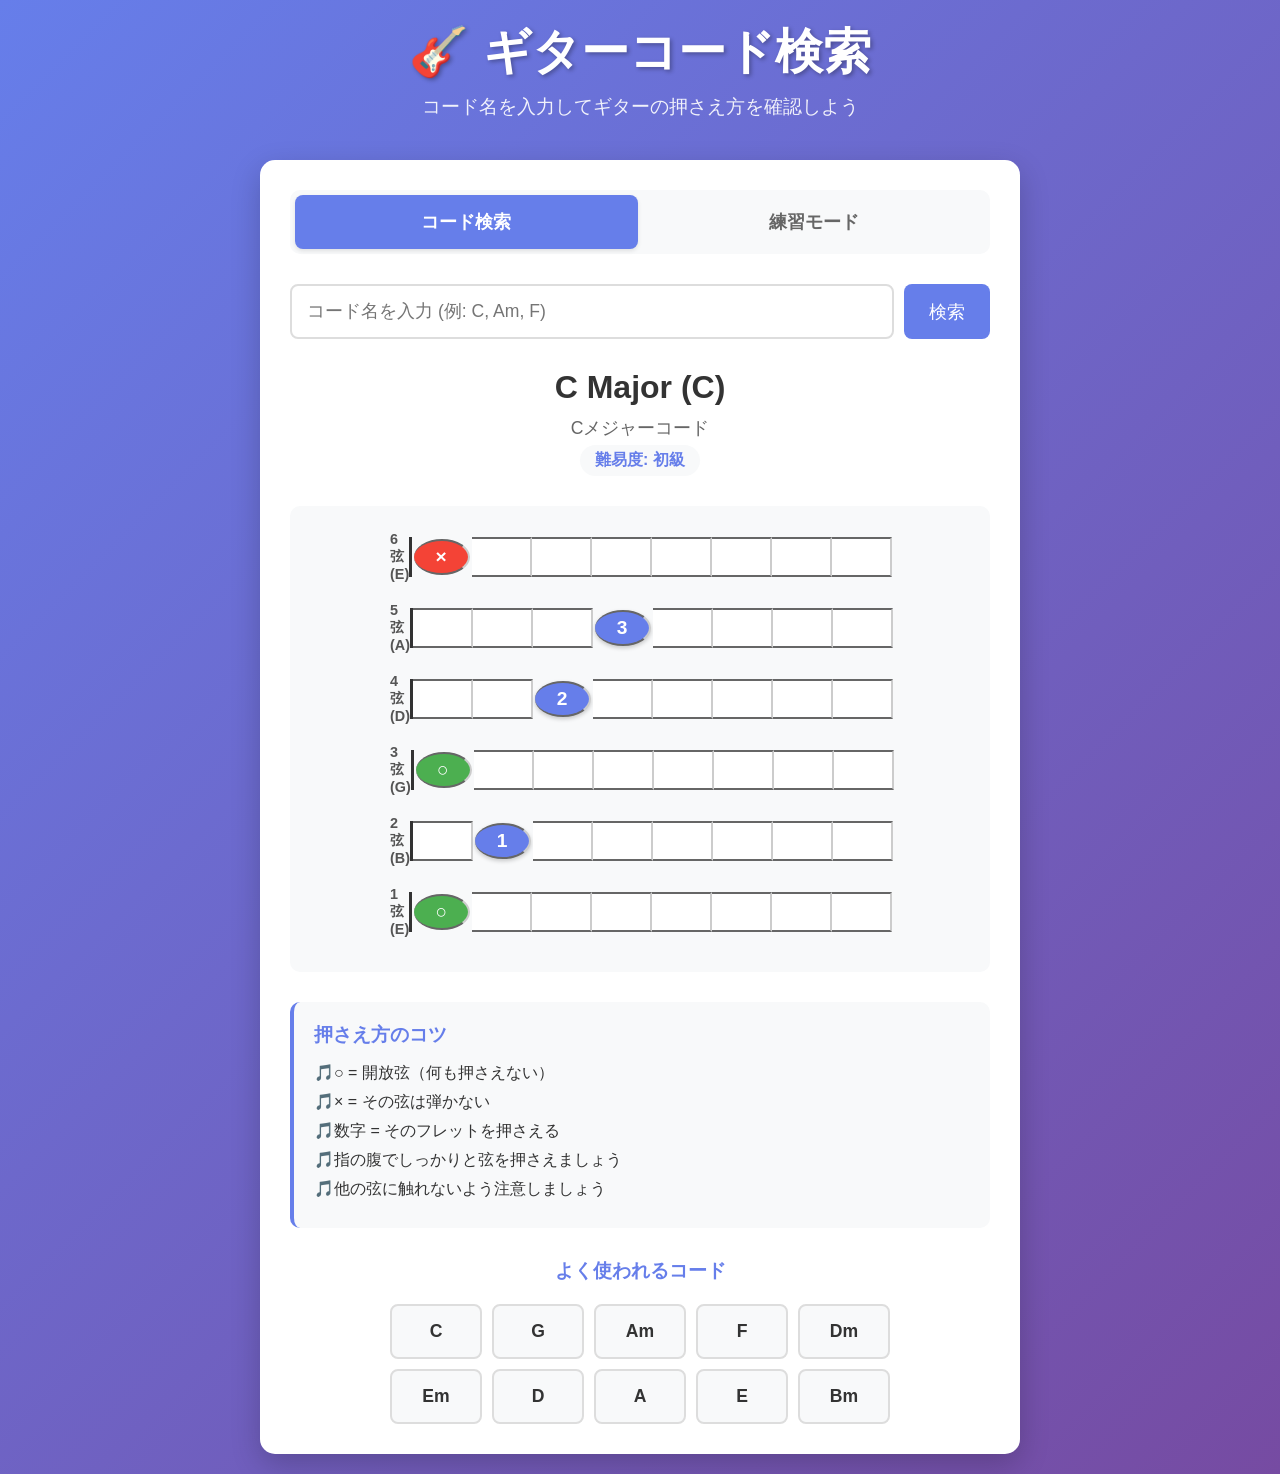
<file: OneDrive/Desktop/guitar/index.html>
<!DOCTYPE html>
<html lang="ja">
<head>
    <meta charset="UTF-8">
    <meta name="viewport" content="width=device-width, initial-scale=1.0">
    <title>ギターコード検索</title>
    <link rel="stylesheet" href="style.css">
</head>
<body>
    <div class="container">
        <header>
            <h1>🎸 ギターコード検索</h1>
            <p>コード名を入力してギターの押さえ方を確認しよう</p>
        </header>

        <main>
            <!-- モード切替 -->
            <div class="mode-switcher">
                <button id="searchModeBtn" class="mode-btn active">コード検索</button>
                <button id="practiceModeBtn" class="mode-btn">練習モード</button>
            </div>

            <!-- コード検索モード -->
            <div id="searchMode" class="mode-content">
                <div class="search-section">
                    <input type="text" id="chordInput" placeholder="コード名を入力 (例: C, Am, F)" autocomplete="off">
                    <button id="searchBtn">検索</button>
                </div>

                <div id="chordResult" class="chord-display">
                    <p class="instruction">コード名を入力して検索してください</p>
                </div>

                <div class="popular-chords">
                    <h3>よく使われるコード</h3>
                    <div class="chord-buttons">
                        <button class="chord-btn" data-chord="C">C</button>
                        <button class="chord-btn" data-chord="G">G</button>
                        <button class="chord-btn" data-chord="Am">Am</button>
                        <button class="chord-btn" data-chord="F">F</button>
                        <button class="chord-btn" data-chord="Dm">Dm</button>
                        <button class="chord-btn" data-chord="Em">Em</button>
                        <button class="chord-btn" data-chord="D">D</button>
                        <button class="chord-btn" data-chord="A">A</button>
                        <button class="chord-btn" data-chord="E">E</button>
                        <button class="chord-btn" data-chord="Bm">Bm</button>
                    </div>
                </div>
            </div>

            <!-- 練習モード -->
            <div id="practiceMode" class="mode-content hidden">
                <!-- 曲の管理 -->
                <div class="song-management">
                    <div class="song-controls">
                        <input type="text" id="songNameInput" placeholder="曲名を入力">
                        <select id="songSelect">
                            <option value="">曲を選択</option>
                        </select>
                        <button id="saveSongBtn">保存</button>
                        <button id="deleteSongBtn">削除</button>
                    </div>
                    
                    <div class="chord-progression-input">
                        <textarea id="chordProgressionInput" placeholder="コード進行を入力してください&#10;例: C G Am F&#10;    Em F C G"></textarea>
                        <button id="setProgressionBtn">設定</button>
                    </div>
                </div>

                <!-- 練習表示エリア -->
                <div id="practiceDisplay" class="practice-display">
                    <div class="practice-controls">
                        <button id="prevChordBtn" disabled>← 前のコード</button>
                        <span id="chordProgress">-/-</span>
                        <button id="nextChordBtn" disabled>次のコード →</button>
                    </div>
                    
                    <div id="currentChordDisplay" class="current-chord-display">
                        <p class="instruction">コード進行を設定してください</p>
                    </div>
                    
                    <div class="chord-sequence">
                        <h4>コード進行</h4>
                        <div id="chordSequence" class="chord-sequence-display">
                            コード進行が設定されていません
                        </div>
                    </div>
                </div>
            </div>
        </main>
    </div>

    <script src="script.js"></script>
</body>
</html>
</file>
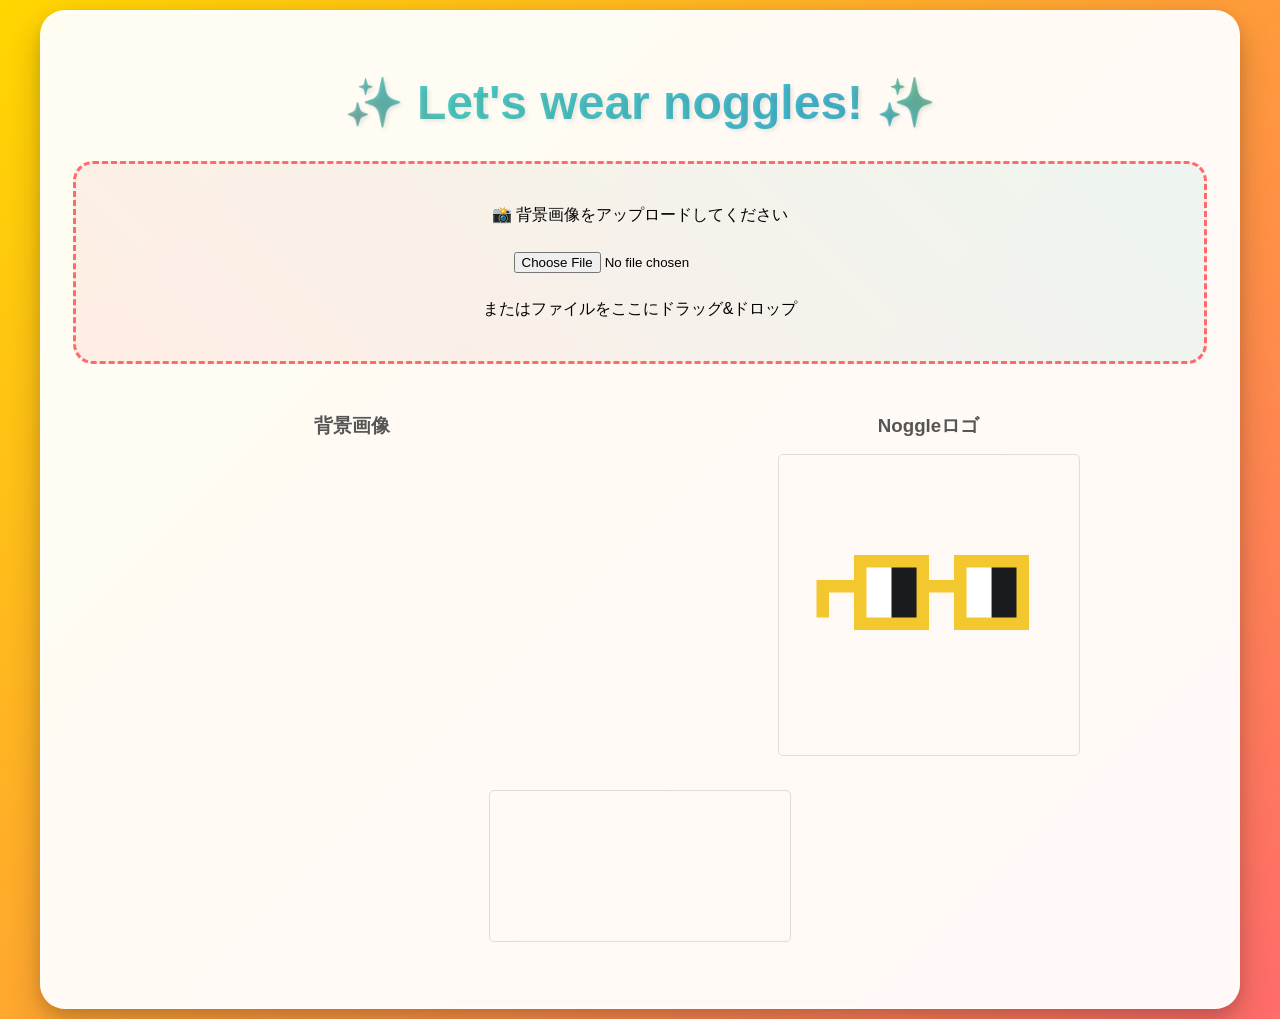
<file: OneDrive/Desktop/claude/noggle change/index.html>
<!DOCTYPE html>
<html lang="ja">
<head>
    <meta charset="UTF-8">
    <meta name="viewport" content="width=device-width, initial-scale=1.0">
    <title>Let's wear noggles</title>
    <style>
        body {
            font-family: 'Comic Sans MS', cursive, Arial, sans-serif;
            max-width: 1200px;
            margin: 0 auto;
            padding: 10px;
            background: linear-gradient(135deg, #FFD700, #FF6B6B, #4ECDC4, #45B7D1, #96CEB4);
            background-size: 400% 400%;
            animation: gradientShift 8s ease infinite;
            min-height: 100vh;
        }
        
        @keyframes gradientShift {
            0% { background-position: 0% 50%; }
            50% { background-position: 100% 50%; }
            100% { background-position: 0% 50%; }
        }
        
        @media (max-width: 768px) {
            body {
                padding: 5px;
            }
        }
        
        .container {
            background: rgba(255, 255, 255, 0.95);
            border-radius: 25px;
            padding: 30px;
            box-shadow: 0 15px 35px rgba(0,0,0,0.2), 0 5px 15px rgba(0,0,0,0.1);
            backdrop-filter: blur(10px);
            border: 3px solid rgba(255, 255, 255, 0.3);
        }
        
        h1 {
            text-align: center;
            background: linear-gradient(45deg, #FF6B6B, #4ECDC4, #45B7D1, #FFD700);
            -webkit-background-clip: text;
            -webkit-text-fill-color: transparent;
            background-clip: text;
            font-size: 3rem;
            font-weight: bold;
            margin-bottom: 30px;
            text-shadow: 2px 2px 4px rgba(0,0,0,0.1);
            animation: titleBounce 2s ease-in-out infinite alternate;
        }
        
        @keyframes titleBounce {
            0% { transform: translateY(0px); }
            100% { transform: translateY(-5px); }
        }
        
        .upload-section {
            margin-bottom: 30px;
            padding: 25px;
            border: 3px dashed #FF6B6B;
            border-radius: 20px;
            text-align: center;
            background: linear-gradient(45deg, rgba(255, 107, 107, 0.1), rgba(78, 205, 196, 0.1));
            transition: all 0.3s ease;
        }
        
        .upload-section:hover {
            transform: translateY(-2px);
            box-shadow: 0 8px 25px rgba(255, 107, 107, 0.3);
        }
        
        .upload-section.dragover {
            border-color: #4ECDC4;
            background: linear-gradient(45deg, rgba(78, 205, 196, 0.2), rgba(255, 107, 107, 0.2));
            transform: scale(1.02);
        }
        
        input[type="file"] {
            margin: 10px 0;
        }
        
        .preview-section {
            display: flex;
            gap: 20px;
            margin-bottom: 30px;
        }
        
        .preview-container {
            flex: 1;
            text-align: center;
        }
        
        .preview-container h3 {
            margin-bottom: 15px;
            color: #555;
        }
        
        .image-preview {
            width: 100%;
            max-width: 300px;
            max-height: 300px;
            object-fit: contain;
            border: 1px solid #ddd;
            border-radius: 5px;
        }
        
        .canvas-container {
            text-align: center;
            margin: 30px 0;
        }
        
        #canvas {
            border: 1px solid #ddd;
            border-radius: 5px;
            max-width: 100%;
        }
        
        .controls {
            display: grid;
            grid-template-columns: repeat(auto-fit, minmax(200px, 1fr));
            gap: 20px;
            margin-bottom: 30px;
        }
        
        @media (max-width: 768px) {
            .controls {
                grid-template-columns: 1fr;
                gap: 15px;
            }
            
            .preview-section {
                flex-direction: column;
                gap: 15px;
            }
            
            .buttons {
                flex-direction: column;
                align-items: center;
            }
            
            .buttons button {
                width: 100%;
                max-width: 300px;
            }
        }
        
        @media (min-width: 769px) {
            .buttons {
                flex-direction: row;
                justify-content: center;
                gap: 15px;
            }
            
            .buttons button {
                width: auto;
                min-width: 120px;
            }
        }
        
        .control-group {
            display: flex;
            flex-direction: column;
            gap: 8px;
            padding: 15px;
            background: linear-gradient(135deg, rgba(255, 255, 255, 0.8), rgba(255, 255, 255, 0.6));
            border-radius: 15px;
            box-shadow: 0 4px 15px rgba(0,0,0,0.1);
            transition: transform 0.2s ease;
        }
        
        .control-group:hover {
            transform: translateY(-2px);
            box-shadow: 0 6px 20px rgba(0,0,0,0.15);
        }
        
        label {
            font-weight: bold;
            background: linear-gradient(45deg, #FF6B6B, #4ECDC4);
            -webkit-background-clip: text;
            -webkit-text-fill-color: transparent;
            background-clip: text;
        }
        
        input[type="range"] {
            width: 100%;
            cursor: pointer;
            -webkit-appearance: none;
            height: 8px;
            border-radius: 10px;
            background: linear-gradient(90deg, #FF6B6B, #4ECDC4, #45B7D1, #96CEB4);
            outline: none;
        }
        
        input[type="range"]::-webkit-slider-thumb {
            -webkit-appearance: none;
            appearance: none;
            width: 20px;
            height: 20px;
            border-radius: 50%;
            background: linear-gradient(45deg, #FFD700, #FF6B6B);
            cursor: pointer;
            box-shadow: 0 2px 6px rgba(0,0,0,0.2);
        }
        
        input[type="range"]::-moz-range-thumb {
            width: 20px;
            height: 20px;
            border-radius: 50%;
            background: linear-gradient(45deg, #FFD700, #FF6B6B);
            cursor: pointer;
            border: none;
            box-shadow: 0 2px 6px rgba(0,0,0,0.2);
        }
        
        input[type="number"] {
            padding: 5px;
            border: 1px solid #ddd;
            border-radius: 3px;
        }
        
        input[type="color"] {
            width: 50px;
            height: 35px;
            border: 1px solid #ddd;
            border-radius: 3px;
            cursor: pointer;
        }
        
        input[type="checkbox"] {
            cursor: pointer;
        }
        
        .buttons {
            text-align: center;
            gap: 15px;
            display: flex;
            justify-content: center;
            flex-wrap: wrap;
        }
        
        button {
            padding: 12px 24px;
            font-size: 16px;
            border: none;
            border-radius: 5px;
            cursor: pointer;
            transition: background-color 0.3s;
            user-select: none;
        }
        
        .primary-btn {
            background: linear-gradient(45deg, #FF6B6B, #4ECDC4);
            color: white;
            border: none;
            font-weight: bold;
            text-shadow: 1px 1px 2px rgba(0,0,0,0.2);
            box-shadow: 0 4px 15px rgba(255, 107, 107, 0.4);
        }
        
        .primary-btn:hover {
            background: linear-gradient(45deg, #FF5252, #26C6DA);
            transform: translateY(-2px);
            box-shadow: 0 6px 20px rgba(255, 107, 107, 0.6);
        }
        
        .secondary-btn {
            background: linear-gradient(45deg, #96CEB4, #FECA57);
            color: white;
            border: none;
            font-weight: bold;
            text-shadow: 1px 1px 2px rgba(0,0,0,0.2);
            box-shadow: 0 4px 15px rgba(150, 206, 180, 0.4);
        }
        
        .secondary-btn:hover {
            background: linear-gradient(45deg, #74B9A0, #FD9644);
            transform: translateY(-2px);
            box-shadow: 0 6px 20px rgba(150, 206, 180, 0.6);
        }
        
        .success-btn {
            background: linear-gradient(45deg, #45B7D1, #96CEB4);
            color: white;
            border: none;
            font-weight: bold;
            text-shadow: 1px 1px 2px rgba(0,0,0,0.2);
            box-shadow: 0 4px 15px rgba(69, 183, 209, 0.4);
        }
        
        .success-btn:hover {
            background: linear-gradient(45deg, #3498DB, #52A085);
            transform: translateY(-2px);
            box-shadow: 0 6px 20px rgba(69, 183, 209, 0.6);
        }
        
        .hidden {
            display: none;
        }
        
        .value-display {
            font-size: 14px;
            background: linear-gradient(45deg, #45B7D1, #96CEB4);
            -webkit-background-clip: text;
            -webkit-text-fill-color: transparent;
            background-clip: text;
            font-weight: bold;
            margin-left: 10px;
        }
    </style>
</head>
<body>
    <div class="container">
        <h1>✨ Let's wear noggles! ✨</h1>
        
        <div class="upload-section" id="uploadSection">
            <p>📸 背景画像をアップロードしてください</p>
            <input type="file" id="backgroundFile" accept="image/*">
            <p>またはファイルをここにドラッグ&ドロップ</p>
        </div>
        
        
        <div class="preview-section">
            <div class="preview-container">
                <h3>背景画像</h3>
                <img id="backgroundPreview" class="image-preview hidden" alt="背景画像プレビュー">
            </div>
            <div class="preview-container">
                <h3>Noggleロゴ</h3>
                <img id="nogglePreview" class="image-preview" alt="Noggleロゴ">
            </div>
        </div>
        
        <div class="canvas-container">
            <canvas id="canvas"></canvas>
        </div>
        
        <div class="controls hidden" id="controls">
            <div class="control-group">
                <label for="noggleSize">ロゴサイズ: <span class="value-display" id="sizeValue">100px</span></label>
                <input type="range" id="noggleSize" min="20" max="800" value="100">
            </div>
            
            <div class="control-group">
                <label for="noggleX">X位置: <span class="value-display" id="xValue">50</span></label>
                <input type="range" id="noggleX" min="-50" max="150" value="50">
            </div>
            
            <div class="control-group">
                <label for="noggleY">Y位置: <span class="value-display" id="yValue">50</span></label>
                <input type="range" id="noggleY" min="-50" max="150" value="50">
            </div>
            
            <div class="control-group">
                <label for="noggleOpacity">透明度: <span class="value-display" id="opacityValue">100%</span></label>
                <input type="range" id="noggleOpacity" min="0" max="100" value="100">
            </div>
            
            <div class="control-group">
                <label for="noggleColor">色調整:</label>
                <input type="color" id="noggleColor" value="#FFD700">
            </div>
            
            <div class="control-group">
                <label for="noggleRotation">回転角度: <span class="value-display" id="rotationValue">0°</span></label>
                <input type="range" id="noggleRotation" min="0" max="360" value="0">
            </div>
            
            <div class="control-group">
                <label>反転:</label>
                <div style="display: flex; gap: 15px; margin-top: 8px; flex-wrap: wrap;">
                    <label style="display: flex; align-items: center; font-weight: normal; cursor: pointer;">
                        <input type="checkbox" id="flipHorizontal" style="margin-right: 8px; transform: scale(1.2);">
                        水平反転
                    </label>
                    <label style="display: flex; align-items: center; font-weight: normal; cursor: pointer;">
                        <input type="checkbox" id="flipVertical" style="margin-right: 8px; transform: scale(1.2);">
                        垂直反転
                    </label>
                </div>
            </div>
        </div>
        
        <div class="buttons">
            <button id="addLogoBtn" class="primary-btn hidden">Noggleロゴを追加</button>
            <button id="deleteLogoBtn" class="secondary-btn hidden">選択中のロゴを削除</button>
            <button id="resetBtn" class="secondary-btn hidden">リセット</button>
            <button id="downloadBtn" class="success-btn hidden">画像をダウンロード</button>
        </div>
        
        <div id="logoSelector" class="hidden" style="margin: 20px 0; text-align: center; padding: 15px; background: linear-gradient(135deg, rgba(255,255,255,0.8), rgba(255,255,255,0.6)); border-radius: 15px; box-shadow: 0 4px 15px rgba(0,0,0,0.1);">
            <label for="currentLogo" style="font-weight: bold; margin-right: 10px; background: linear-gradient(45deg, #FF6B6B, #4ECDC4); -webkit-background-clip: text; -webkit-text-fill-color: transparent;">🎯 編集中のロゴ:</label>
            <select id="currentLogo" style="padding: 8px 15px; border-radius: 20px; border: 2px solid #FF6B6B; background: linear-gradient(45deg, rgba(255,255,255,0.9), rgba(255,255,255,0.7)); font-weight: bold; color: #333; cursor: pointer;">
                <option value="0">🥽 ロゴ 1</option>
            </select>
        </div>
        
    </div>

    <script>
        const backgroundFile = document.getElementById('backgroundFile');
        const backgroundPreview = document.getElementById('backgroundPreview');
        const nogglePreview = document.getElementById('nogglePreview');
        const canvas = document.getElementById('canvas');
        const ctx = canvas.getContext('2d');
        const controls = document.getElementById('controls');
        const uploadSection = document.getElementById('uploadSection');
        const logoSelector = document.getElementById('logoSelector');
        const currentLogoSelect = document.getElementById('currentLogo');
        const addLogoBtn = document.getElementById('addLogoBtn');
        const deleteLogoBtn = document.getElementById('deleteLogoBtn');
        
        const noggleSize = document.getElementById('noggleSize');
        const noggleX = document.getElementById('noggleX');
        const noggleY = document.getElementById('noggleY');
        const noggleOpacity = document.getElementById('noggleOpacity');
        const noggleColor = document.getElementById('noggleColor');
        const noggleRotation = document.getElementById('noggleRotation');
        const flipHorizontal = document.getElementById('flipHorizontal');
        const flipVertical = document.getElementById('flipVertical');
        
        const sizeValue = document.getElementById('sizeValue');
        const xValue = document.getElementById('xValue');
        const yValue = document.getElementById('yValue');
        const opacityValue = document.getElementById('opacityValue');
        const rotationValue = document.getElementById('rotationValue');
        
        const resetBtn = document.getElementById('resetBtn');
        const downloadBtn = document.getElementById('downloadBtn');
        
        let backgroundImg = new Image();
        let noggleImg = new Image();
        
        // 複数ロゴの管理
        let logos = [];
        let currentLogoIndex = 0;
        
        // デフォルトNoggleロゴの初期化
        const defaultLogoBase64 = '[data-uri]';
        
        noggleImg.onload = function() {
            nogglePreview.src = noggleImg.src;
            console.log('Default Noggle logo loaded successfully');
            // 初期ロゴを配列に追加
            initializeFirstLogo();
        };
        noggleImg.onerror = function() {
            console.error('Failed to load default Noggle logo');
        };
        noggleImg.src = defaultLogoBase64;
        
        // 初期ロゴの設定
        function initializeFirstLogo() {
            logos = [{
                size: 100,
                x: 50,
                y: 50,
                opacity: 100,
                color: '#FFD700',
                rotation: 0,
                flipH: false,
                flipV: false
            }];
            currentLogoIndex = 0;
        }
        
        // ドラッグ&ドロップ機能
        uploadSection.addEventListener('dragover', (e) => {
            e.preventDefault();
            uploadSection.classList.add('dragover');
        });
        
        uploadSection.addEventListener('dragleave', () => {
            uploadSection.classList.remove('dragover');
        });
        
        uploadSection.addEventListener('drop', (e) => {
            e.preventDefault();
            uploadSection.classList.remove('dragover');
            const files = e.dataTransfer.files;
            if (files.length > 0) {
                handleFileUpload(files[0]);
            }
        });
        
        backgroundFile.addEventListener('change', (e) => {
            if (e.target.files.length > 0) {
                handleFileUpload(e.target.files[0]);
            }
        });
        
        function handleFileUpload(file) {
            if (!file.type.startsWith('image/')) {
                alert('画像ファイルを選択してください。');
                return;
            }
            
            const reader = new FileReader();
            reader.onload = (e) => {
                backgroundImg.onload = function() {
                    backgroundPreview.src = backgroundImg.src;
                    backgroundPreview.classList.remove('hidden');
                    setupCanvas();
                    controls.classList.remove('hidden');
                    resetBtn.classList.remove('hidden');
                    downloadBtn.classList.remove('hidden');
                };
                backgroundImg.crossOrigin = 'anonymous';
                backgroundImg.src = e.target.result;
            };
            reader.readAsDataURL(file);
        }
        
        function setupCanvas() {
            canvas.width = Math.min(backgroundImg.width, 800);
            canvas.height = (backgroundImg.height * canvas.width) / backgroundImg.width;
            controls.classList.remove('hidden');
            logoSelector.classList.remove('hidden');
            addLogoBtn.classList.remove('hidden');
            deleteLogoBtn.classList.remove('hidden');
            resetBtn.classList.remove('hidden');
            downloadBtn.classList.remove('hidden');
            updateControlsFromCurrentLogo();
            drawComposite();
        }
        
        function drawComposite() {
            // 画像がロードされていない場合は何もしない
            if (!backgroundImg || !backgroundImg.complete || backgroundImg.naturalWidth === 0) {
                console.log('Background image not ready');
                return;
            }
            if (!noggleImg || !noggleImg.complete || noggleImg.naturalWidth === 0) {
                console.log('Noggle image not ready');
                return;
            }
            
            console.log('Drawing composite with', logos.length, 'logos...');
            
            // キャンバスをクリア
            ctx.clearRect(0, 0, canvas.width, canvas.height);
            
            // 背景画像を描画
            ctx.drawImage(backgroundImg, 0, 0, canvas.width, canvas.height);
            
            // 全てのロゴを描画
            logos.forEach((logo, index) => {
                drawSingleLogo(logo, index === currentLogoIndex);
            });
        }
        
        function drawSingleLogo(logo, isSelected) {
            const size = logo.size;
            const xPercent = logo.x;
            const yPercent = logo.y;
            const opacity = logo.opacity / 100;
            const rotation = logo.rotation;
            const flipH = logo.flipH;
            const flipV = logo.flipV;
            const color = logo.color;
            
            // ロゴのサイズを計算
            const aspectRatio = noggleImg.naturalHeight / noggleImg.naturalWidth;
            const logoWidth = size;
            const logoHeight = size * aspectRatio;
            
            // 位置を計算（-50%～150%の範囲で配置可能）
            const xPos = (xPercent / 100) * canvas.width - (logoWidth / 2);
            const yPos = (yPercent / 100) * canvas.height - (logoHeight / 2);
            
            // 描画用の画像を決定
            let imageToUse = noggleImg;
            
            // メガネフレーム部分のみの色変更処理
            if (color && color !== '#ffd700' && color !== '#FFD700') {
                try {
                    const colorCanvas = document.createElement('canvas');
                    const colorCtx = colorCanvas.getContext('2d');
                    colorCanvas.width = noggleImg.naturalWidth;
                    colorCanvas.height = noggleImg.naturalHeight;
                    
                    // 元画像を描画
                    colorCtx.drawImage(noggleImg, 0, 0);
                    
                    // ピクセル操作でフレーム部分のみ色変更
                    const imageData = colorCtx.getImageData(0, 0, colorCanvas.width, colorCanvas.height);
                    const data = imageData.data;
                    
                    const hex = color.replace('#', '');
                    const newR = parseInt(hex.substr(0, 2), 16);
                    const newG = parseInt(hex.substr(2, 2), 16);
                    const newB = parseInt(hex.substr(4, 2), 16);
                    
                    for (let i = 0; i < data.length; i += 4) {
                        const r = data[i];
                        const g = data[i + 1];
                        const b = data[i + 2];
                        const a = data[i + 3];
                        
                        // 透明でないピクセルのみ処理
                        if (a > 100) {
                            // 黄色いフレーム部分を検出（黒いレンズ部分は除外）
                            const isYellowFrame = (
                                r > 200 && g > 180 && b < 100 &&  // 黄色っぽい
                                (r + g + b) > 400 &&              // 十分明るい
                                Math.abs(r - g) < 60              // 赤と緑のバランス
                            );
                            
                            // 黒いレンズ部分を除外
                            const isBlackLens = (r + g + b) < 150;
                            
                            // 白い部分も除外（内部の白枠）
                            const isWhiteFrame = r > 240 && g > 240 && b > 240;
                            
                            if (isYellowFrame && !isBlackLens && !isWhiteFrame) {
                                data[i] = newR;
                                data[i + 1] = newG;
                                data[i + 2] = newB;
                            }
                        }
                    }
                    
                    colorCtx.putImageData(imageData, 0, 0);
                    imageToUse = colorCanvas;
                } catch (e) {
                    console.error('Frame color change failed:', e);
                    imageToUse = noggleImg;
                }
            }
            
            // ロゴを描画
            ctx.save();
            ctx.globalAlpha = opacity;
            
            try {
                if (rotation !== 0 || flipH || flipV) {
                    // 変換がある場合（回転または反転）
                    const centerX = xPos + logoWidth / 2;
                    const centerY = yPos + logoHeight / 2;
                    ctx.translate(centerX, centerY);
                    ctx.rotate((rotation * Math.PI) / 180);
                    ctx.scale(flipH ? -1 : 1, flipV ? -1 : 1);
                    ctx.drawImage(imageToUse, -logoWidth / 2, -logoHeight / 2, logoWidth, logoHeight);
                } else {
                    // 変換なしの場合
                    ctx.drawImage(imageToUse, xPos, yPos, logoWidth, logoHeight);
                }
            } catch (e) {
                console.error('Logo drawing failed:', e);
                // エラーの場合は元画像で描画
                if (rotation !== 0 || flipH || flipV) {
                    const centerX = xPos + logoWidth / 2;
                    const centerY = yPos + logoHeight / 2;
                    ctx.translate(centerX, centerY);
                    ctx.rotate((rotation * Math.PI) / 180);
                    ctx.scale(flipH ? -1 : 1, flipV ? -1 : 1);
                    ctx.drawImage(noggleImg, -logoWidth / 2, -logoHeight / 2, logoWidth, logoHeight);
                } else {
                    ctx.drawImage(noggleImg, xPos, yPos, logoWidth, logoHeight);
                }
            }
            
            // 選択中のロゴに枠線を描画
            if (isSelected) {
                ctx.strokeStyle = '#ff0000';
                ctx.lineWidth = 2;
                ctx.strokeRect(xPos - 2, yPos - 2, logoWidth + 4, logoHeight + 4);
            }
            
            ctx.restore();
        }
        
        // コントロールとロゴデータの連動
        function updateControlsFromCurrentLogo() {
            if (logos[currentLogoIndex]) {
                const logo = logos[currentLogoIndex];
                noggleSize.value = logo.size;
                noggleX.value = logo.x;
                noggleY.value = logo.y;
                noggleOpacity.value = logo.opacity;
                noggleColor.value = logo.color;
                noggleRotation.value = logo.rotation;
                flipHorizontal.checked = logo.flipH;
                flipVertical.checked = logo.flipV;
                
                sizeValue.textContent = logo.size + 'px';
                xValue.textContent = logo.x;
                yValue.textContent = logo.y;
                opacityValue.textContent = logo.opacity + '%';
                rotationValue.textContent = logo.rotation + '°';
            }
        }
        
        function updateCurrentLogoFromControls() {
            if (logos[currentLogoIndex]) {
                logos[currentLogoIndex].size = parseInt(noggleSize.value) || 100;
                logos[currentLogoIndex].x = parseInt(noggleX.value) || 50;
                logos[currentLogoIndex].y = parseInt(noggleY.value) || 50;
                logos[currentLogoIndex].opacity = parseInt(noggleOpacity.value) || 100;
                logos[currentLogoIndex].color = noggleColor.value;
                logos[currentLogoIndex].rotation = parseInt(noggleRotation.value) || 0;
                logos[currentLogoIndex].flipH = flipHorizontal.checked;
                logos[currentLogoIndex].flipV = flipVertical.checked;
            }
        }
        
        // コントロールイベント
        noggleSize.addEventListener('input', () => {
            sizeValue.textContent = noggleSize.value + 'px';
            updateCurrentLogoFromControls();
            drawComposite();
        });
        
        noggleX.addEventListener('input', () => {
            xValue.textContent = noggleX.value;
            updateCurrentLogoFromControls();
            drawComposite();
        });
        
        noggleY.addEventListener('input', () => {
            yValue.textContent = noggleY.value;
            updateCurrentLogoFromControls();
            drawComposite();
        });
        
        noggleOpacity.addEventListener('input', () => {
            opacityValue.textContent = noggleOpacity.value + '%';
            updateCurrentLogoFromControls();
            drawComposite();
        });
        
        noggleColor.addEventListener('input', () => {
            updateCurrentLogoFromControls();
            drawComposite();
        });
        
        noggleRotation.addEventListener('input', () => {
            rotationValue.textContent = noggleRotation.value + '°';
            updateCurrentLogoFromControls();
            drawComposite();
        });
        
        flipHorizontal.addEventListener('change', () => {
            updateCurrentLogoFromControls();
            drawComposite();
        });
        flipVertical.addEventListener('change', () => {
            updateCurrentLogoFromControls();
            drawComposite();
        });
        
        // ロゴ管理機能
        addLogoBtn.addEventListener('click', () => {
            const newLogo = {
                size: 100,
                x: 50,
                y: 50,
                opacity: 100,
                color: '#FFD700',
                rotation: 0,
                flipH: false,
                flipV: false
            };
            logos.push(newLogo);
            currentLogoIndex = logos.length - 1;
            updateLogoSelector();
            updateControlsFromCurrentLogo();
            drawComposite();
        });
        
        deleteLogoBtn.addEventListener('click', () => {
            if (logos.length > 1) {
                logos.splice(currentLogoIndex, 1);
                if (currentLogoIndex >= logos.length) {
                    currentLogoIndex = logos.length - 1;
                }
                updateLogoSelector();
                updateControlsFromCurrentLogo();
                drawComposite();
            } else {
                alert('少なくとも1つのロゴが必要です。');
            }
        });
        
        currentLogoSelect.addEventListener('change', (e) => {
            currentLogoIndex = parseInt(e.target.value);
            updateControlsFromCurrentLogo();
            drawComposite();
        });
        
        function updateLogoSelector() {
            currentLogoSelect.innerHTML = '';
            logos.forEach((logo, index) => {
                const option = document.createElement('option');
                option.value = index;
                option.textContent = `🥽 ロゴ ${index + 1}`;
                if (index === currentLogoIndex) {
                    option.selected = true;
                }
                currentLogoSelect.appendChild(option);
            });
        }
        
        // リセット機能
        resetBtn.addEventListener('click', () => {
            backgroundFile.value = '';
            backgroundPreview.classList.add('hidden');
            canvas.width = 0;
            canvas.height = 0;
            controls.classList.add('hidden');
            resetBtn.classList.add('hidden');
            downloadBtn.classList.add('hidden');
            
            // スライダーをリセット
            noggleSize.value = 100;
            noggleX.value = 50;
            noggleY.value = 50;
            noggleOpacity.value = 100;
            noggleColor.value = '#FFD700';
            noggleRotation.value = 0;
            flipHorizontal.checked = false;
            flipVertical.checked = false;
            sizeValue.textContent = '100px';
            xValue.textContent = '50';
            yValue.textContent = '50';
            opacityValue.textContent = '100%';
            rotationValue.textContent = '0°';
        });
        
        // ダウンロード機能
        downloadBtn.addEventListener('click', () => {
            const link = document.createElement('a');
            link.download = 'noggle-overlay-image.png';
            link.href = canvas.toDataURL();
            link.click();
        });
    </script>
</body>
</html>
</file>
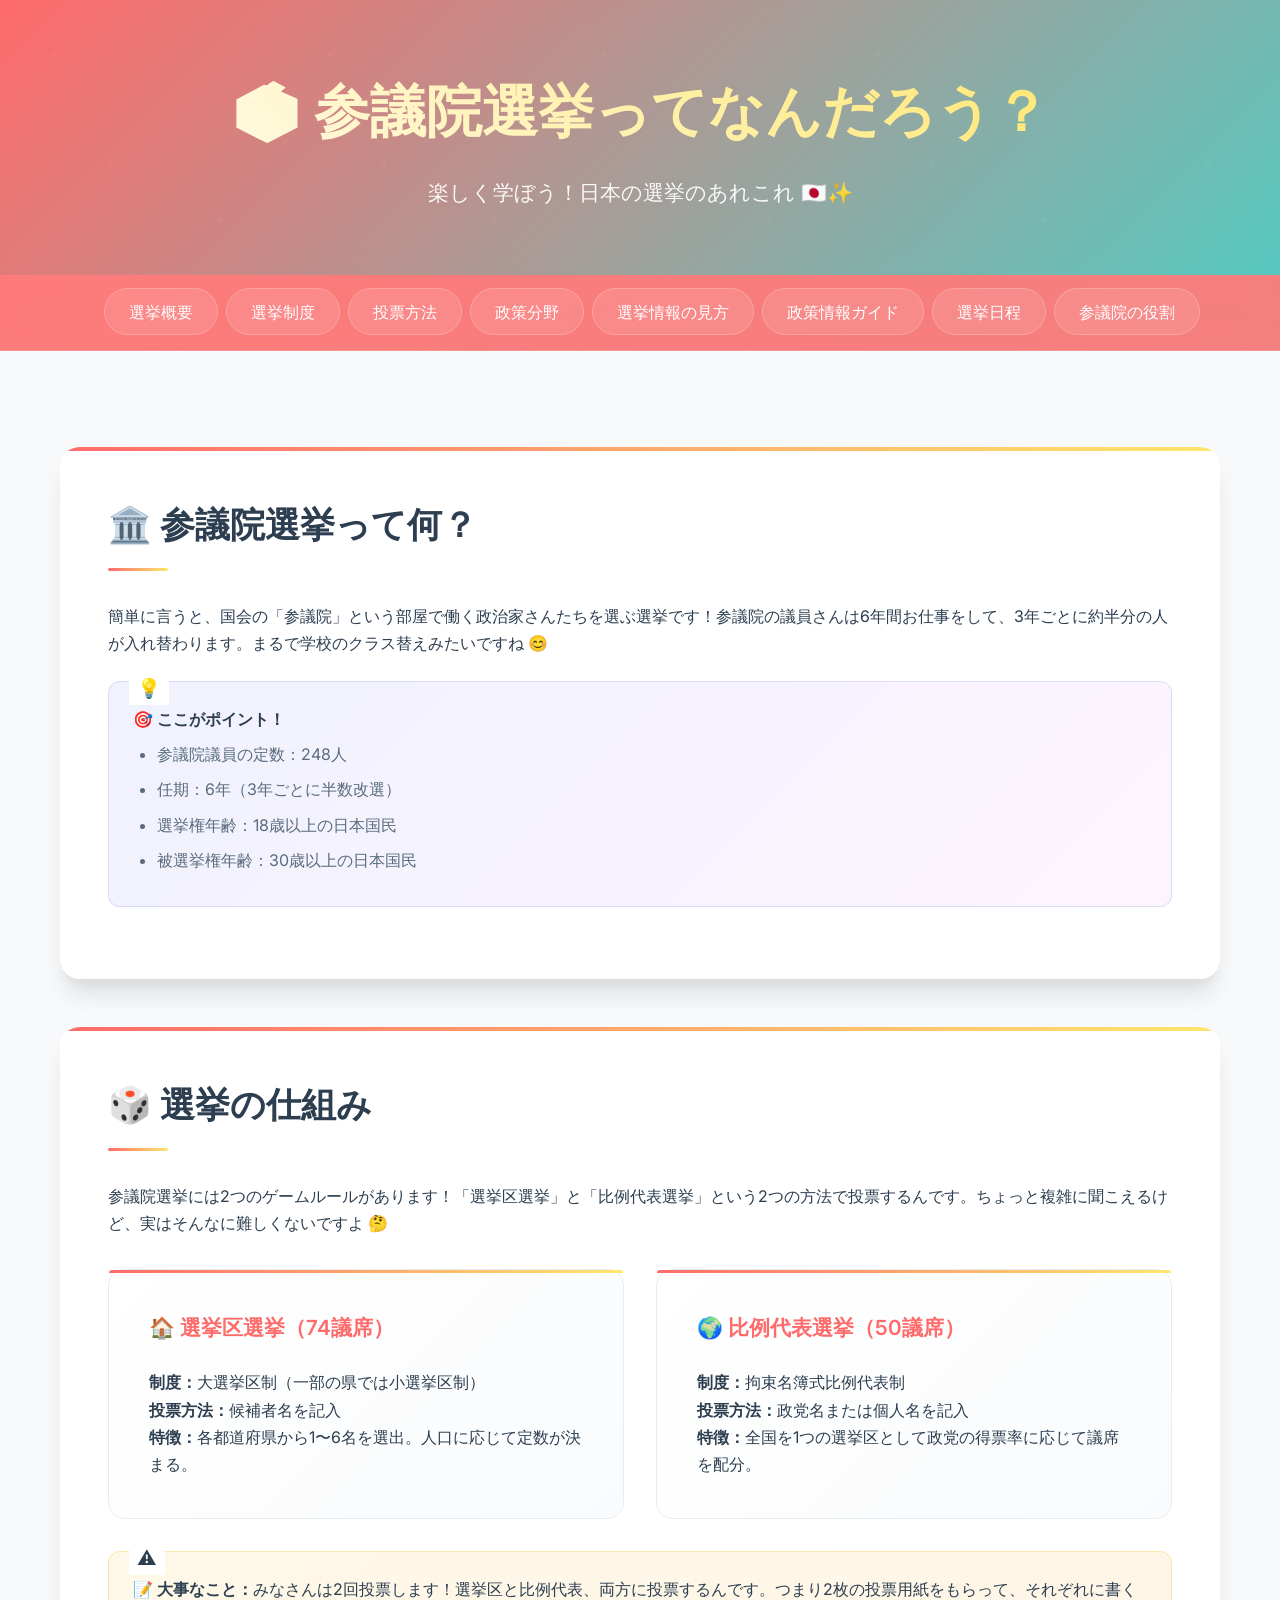
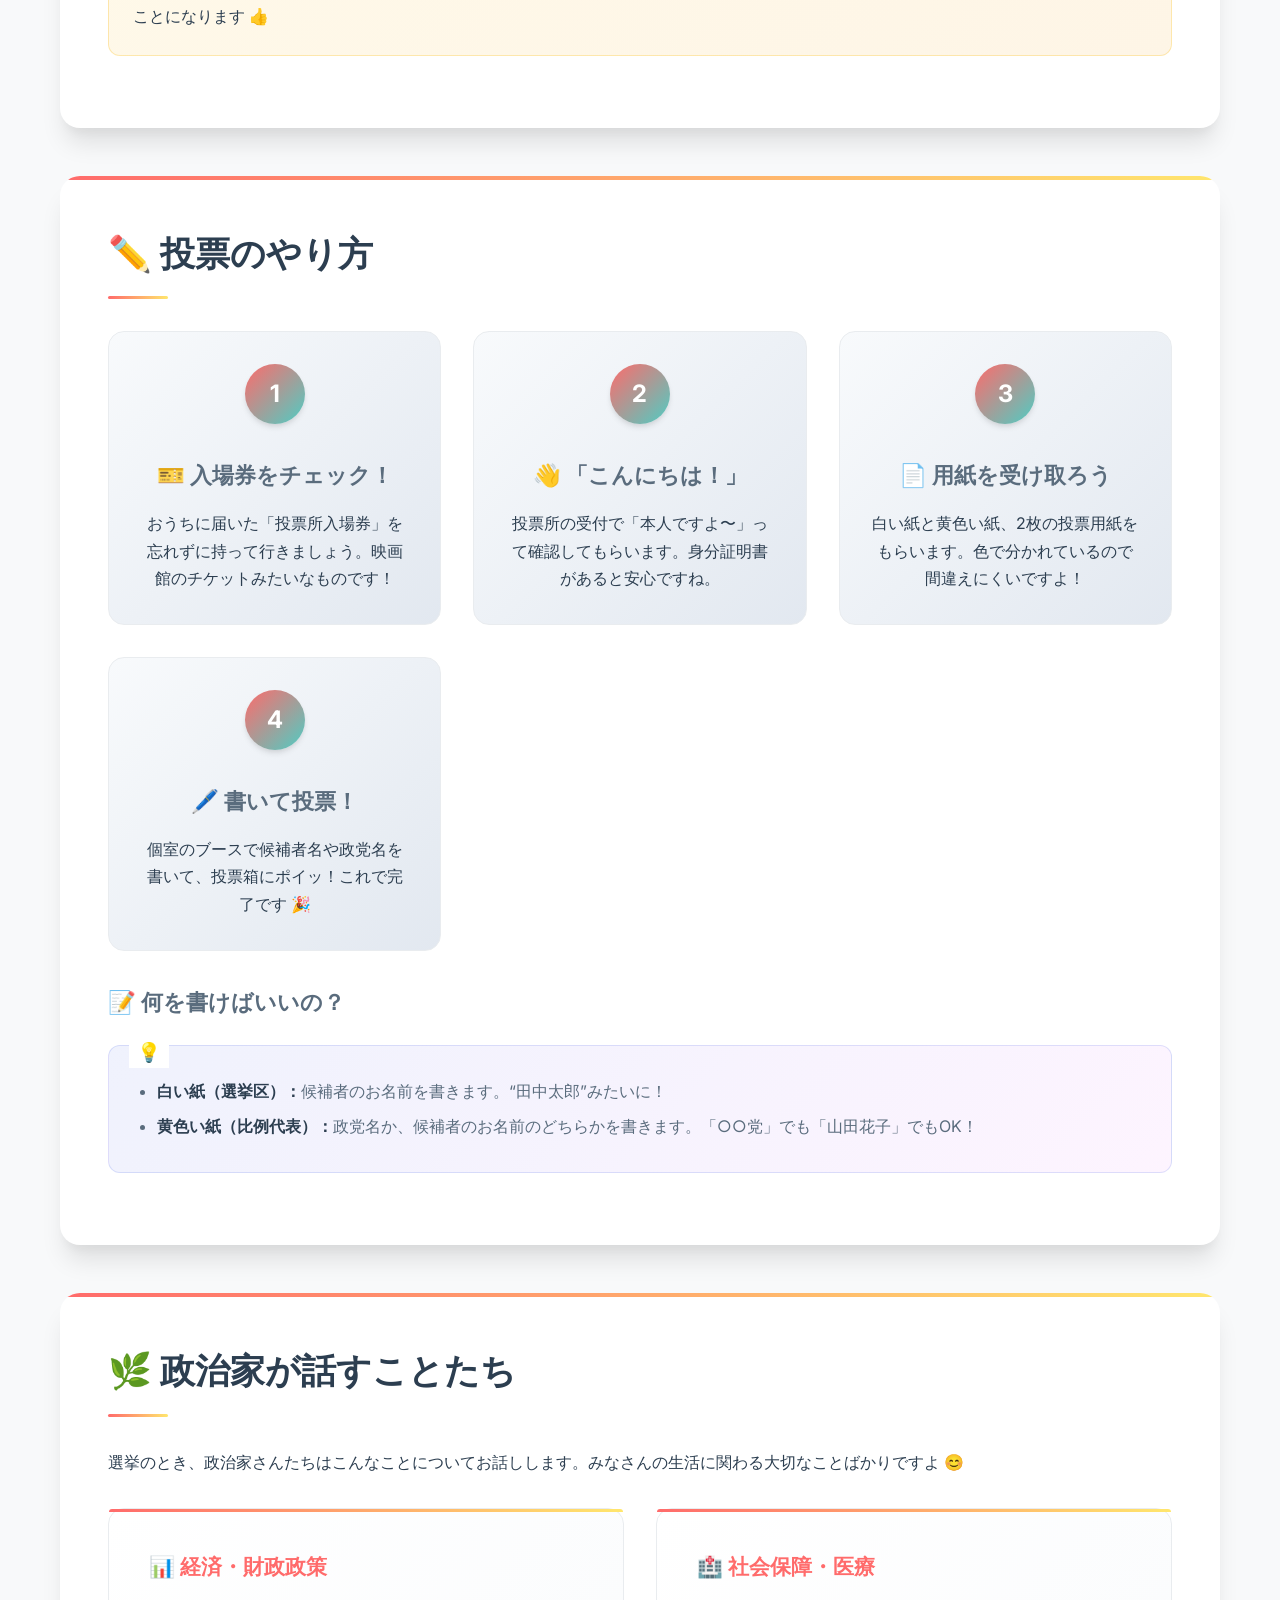
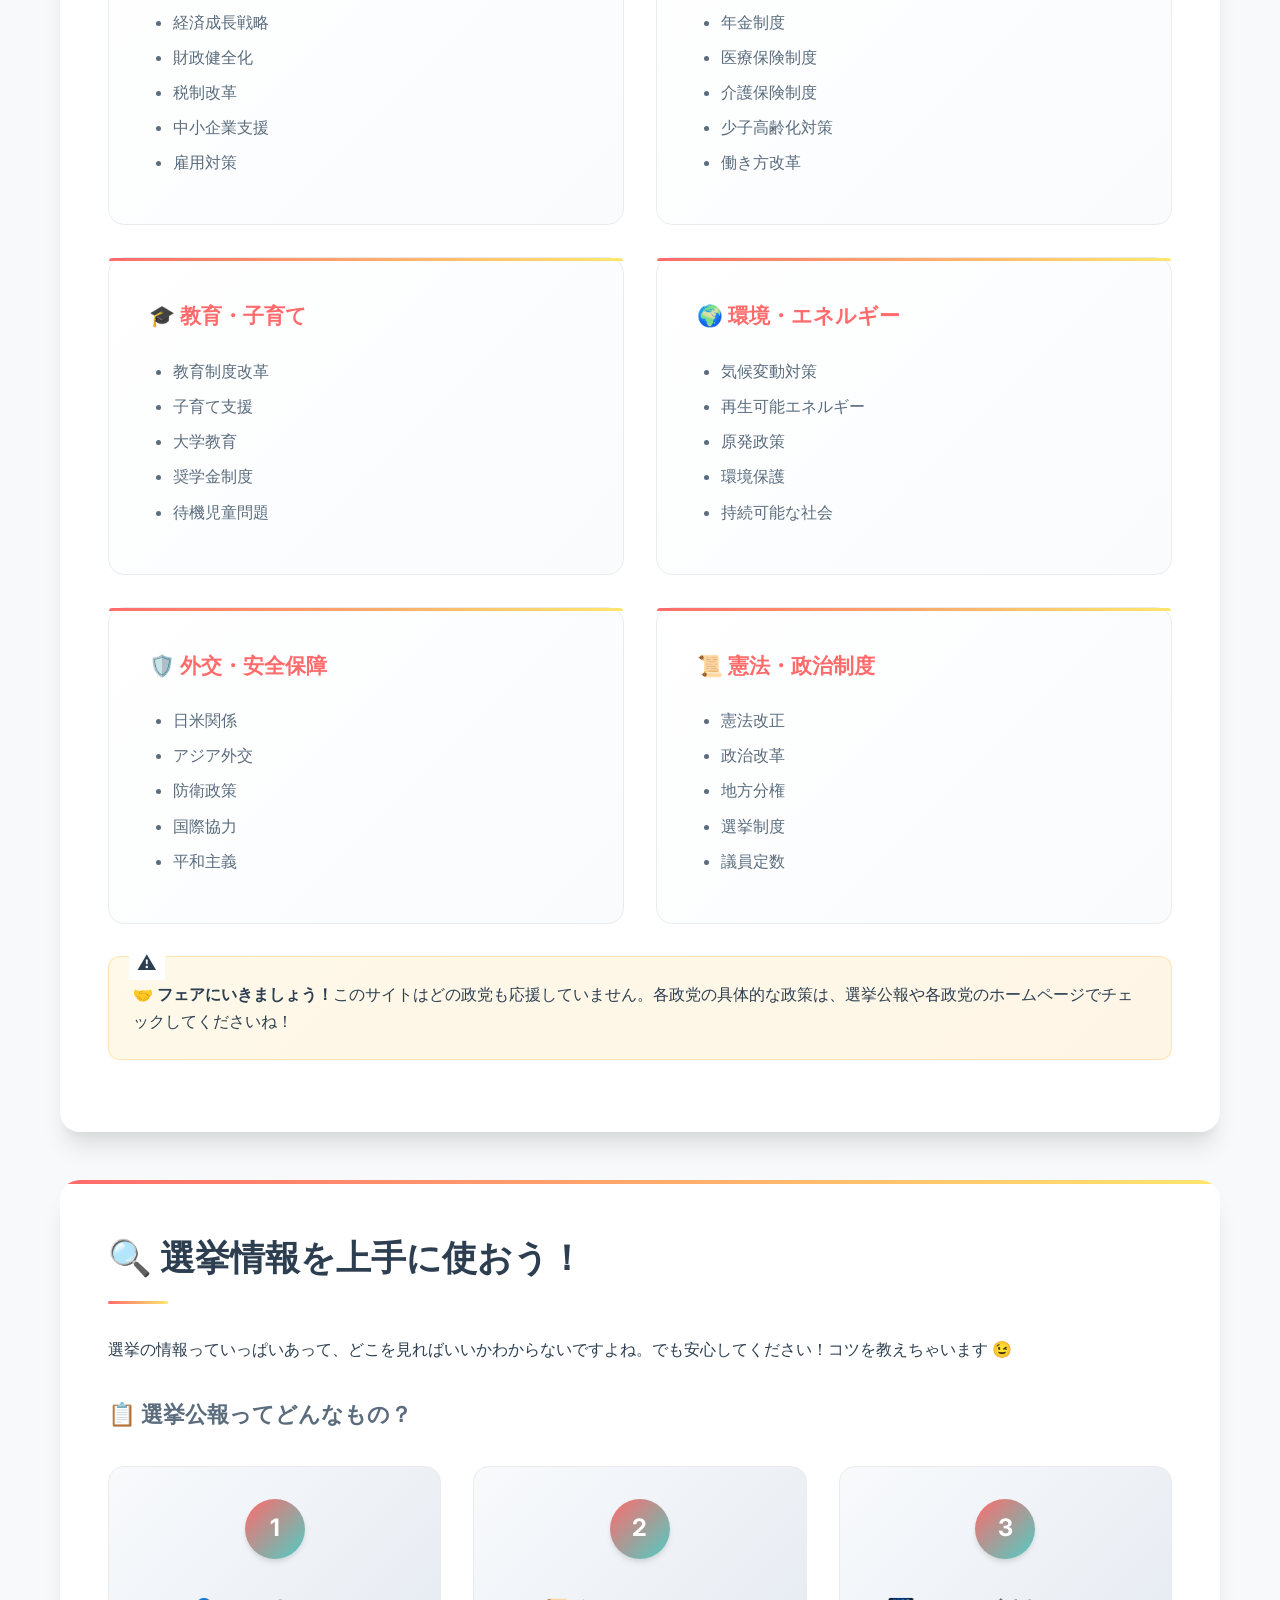
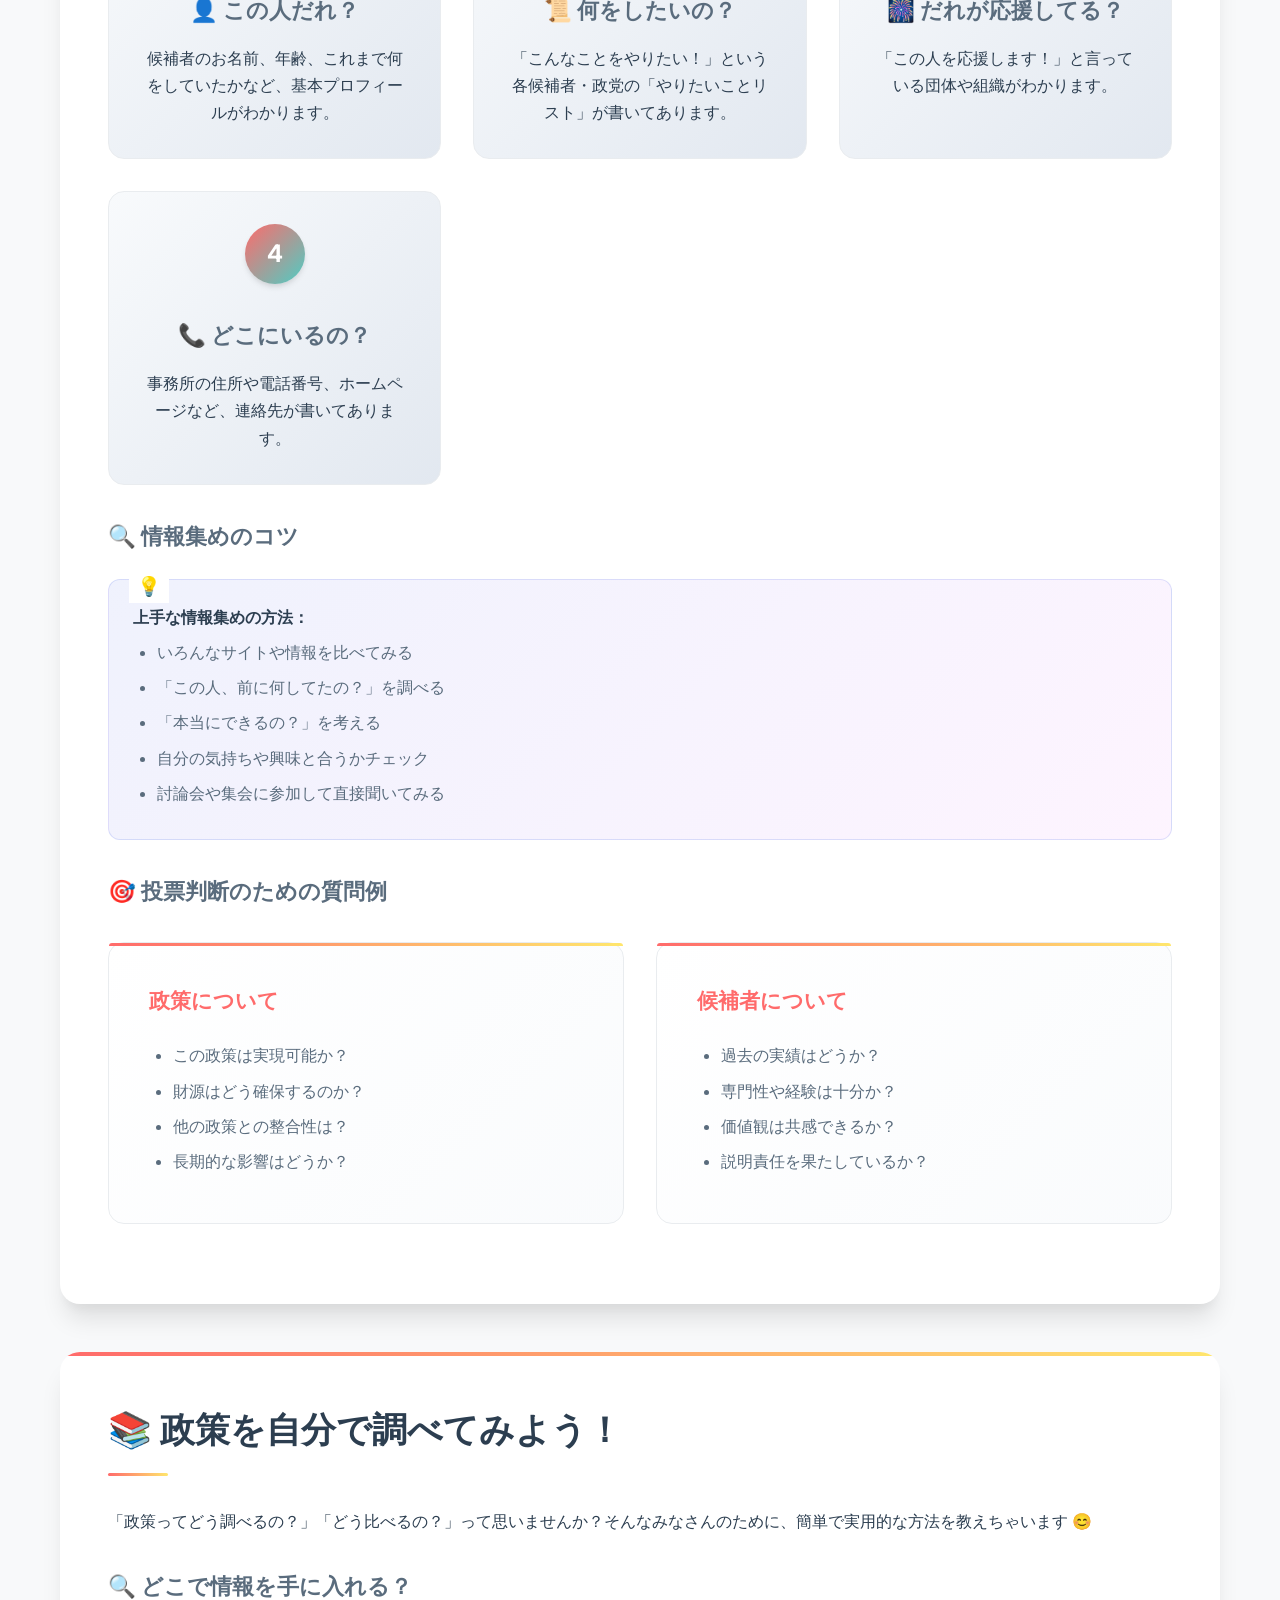
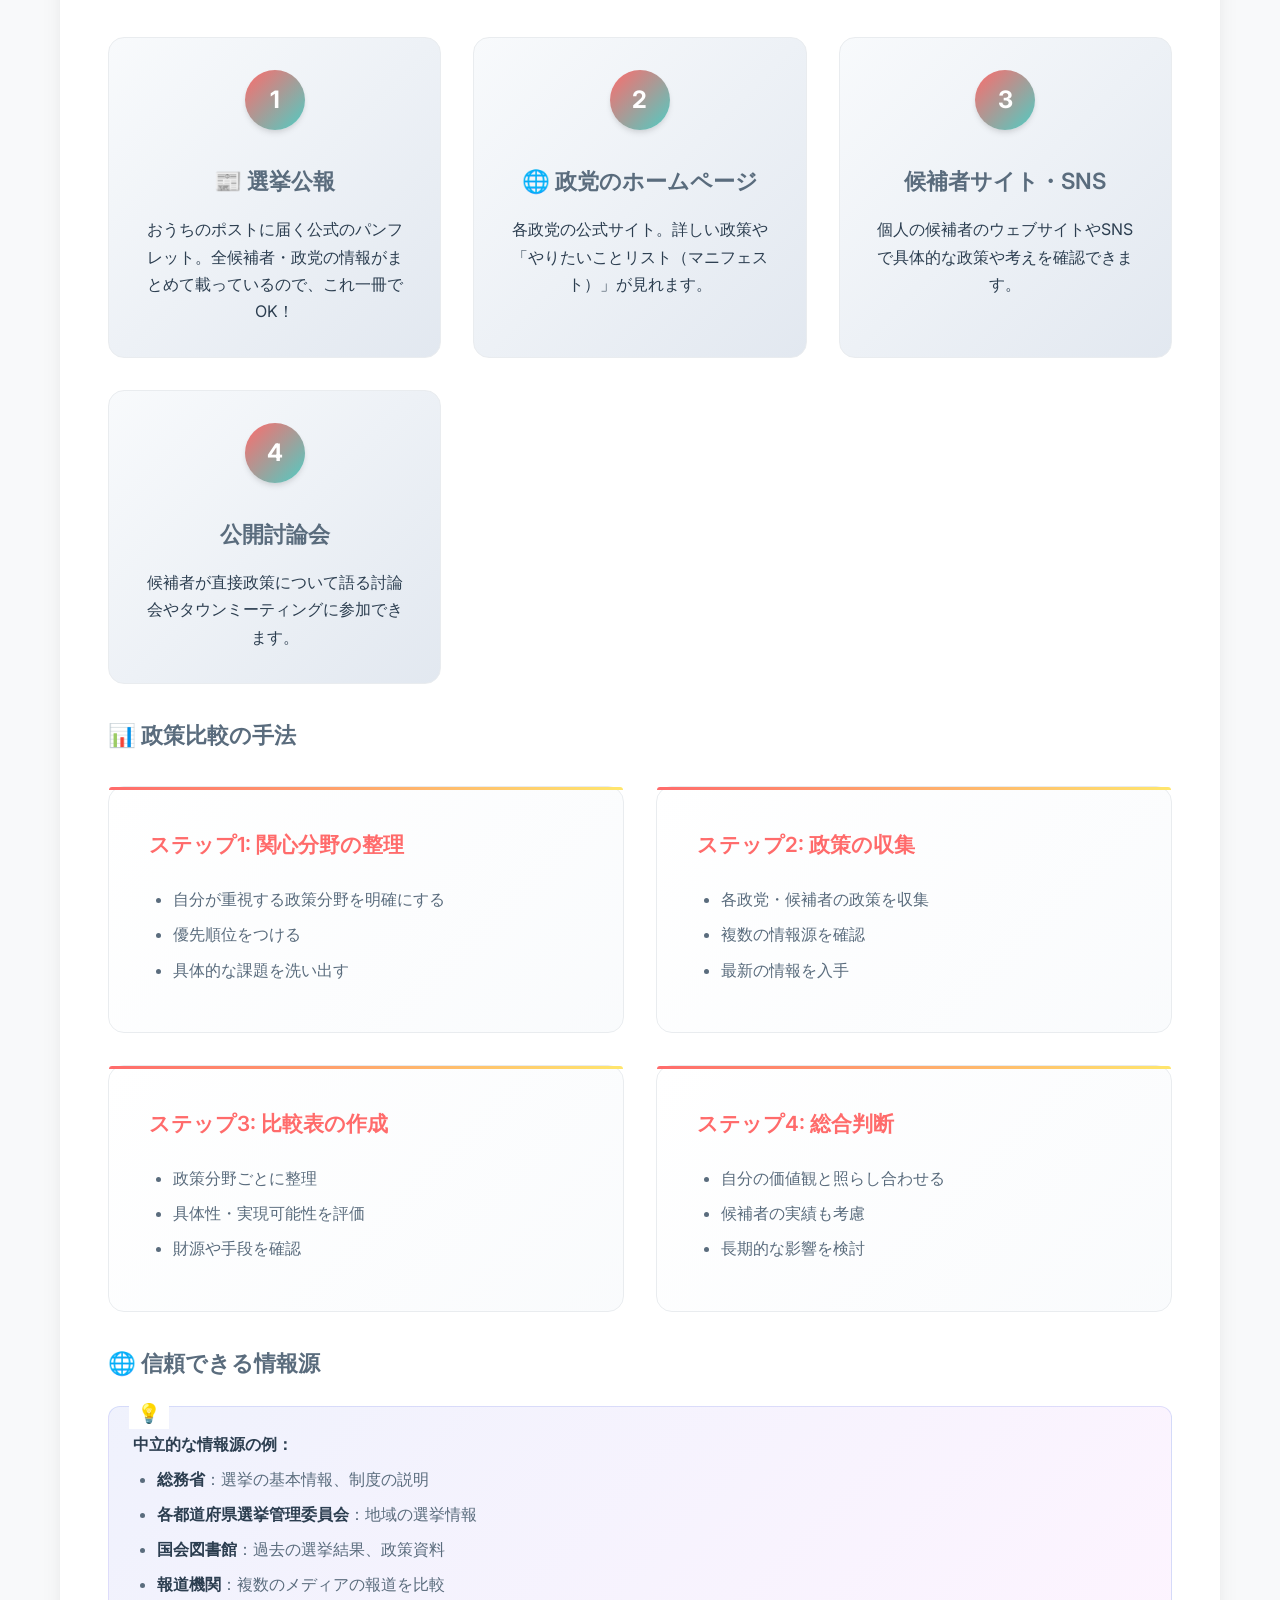
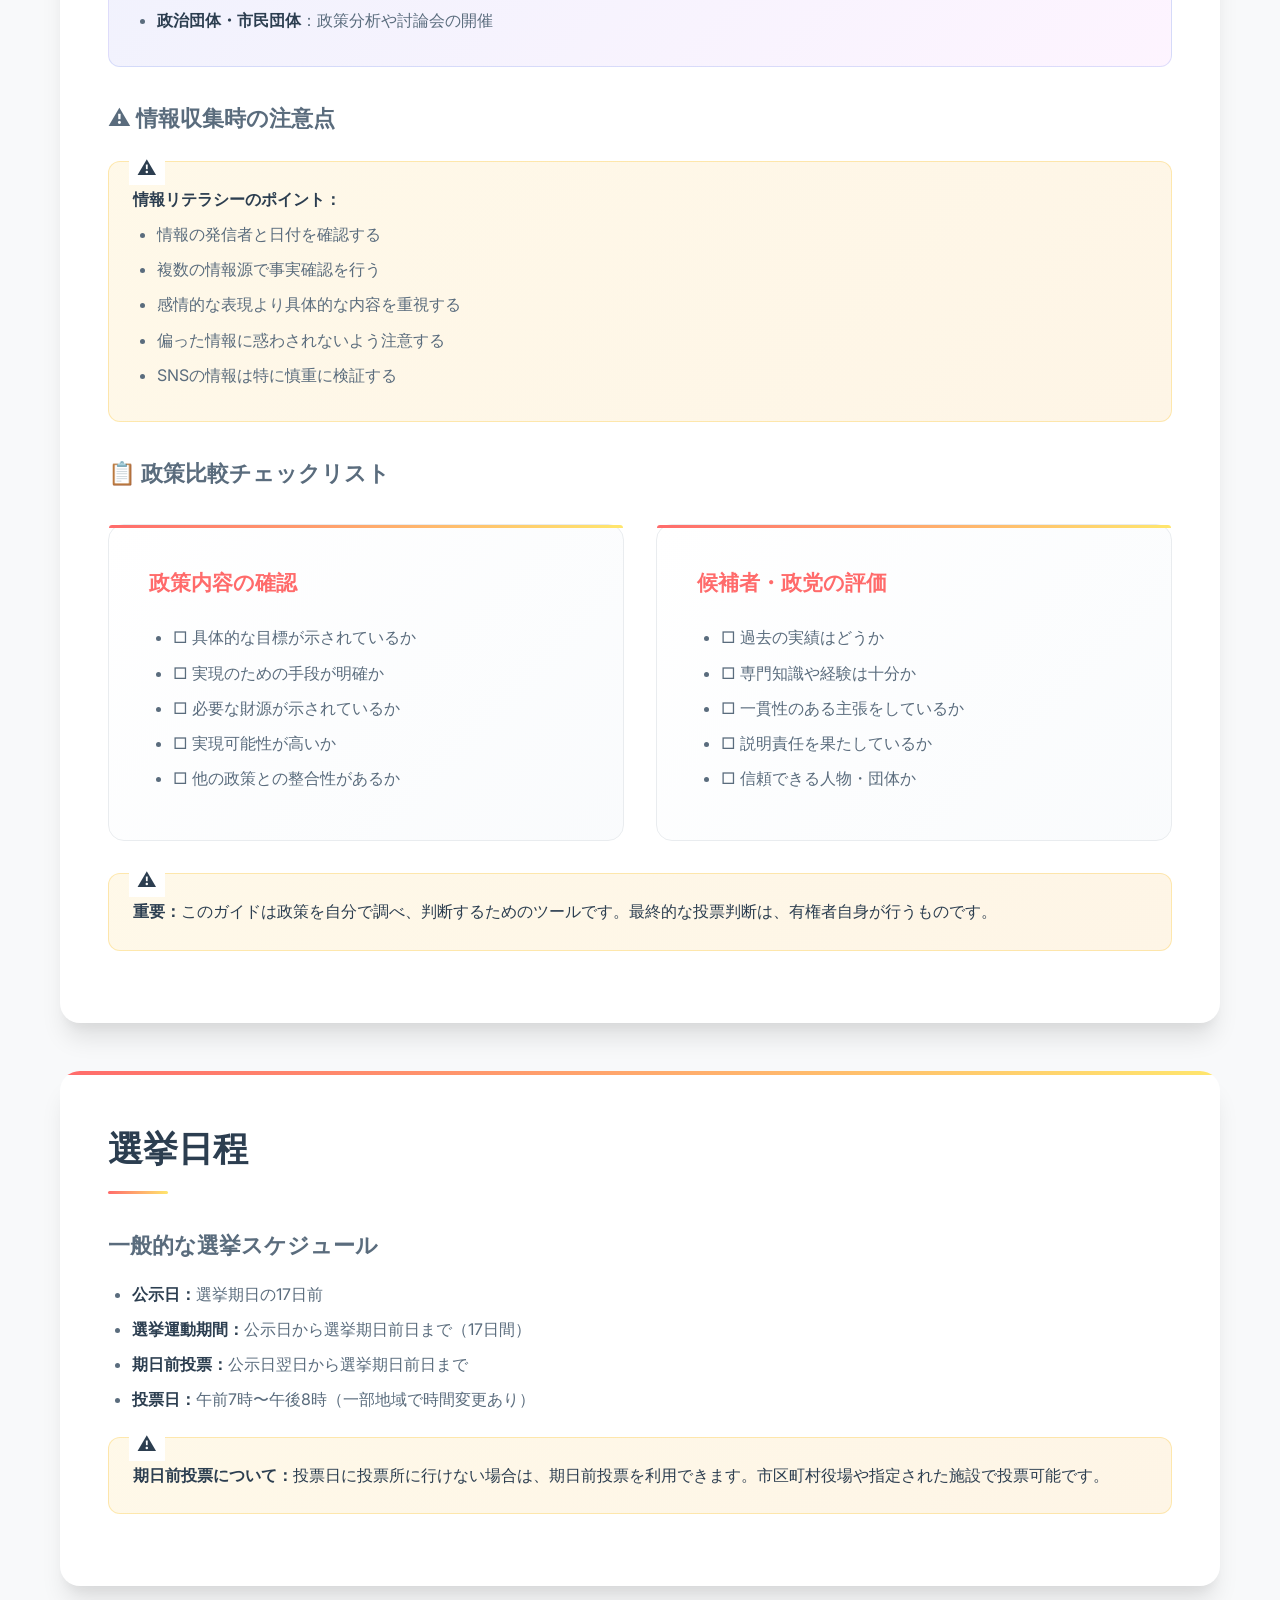
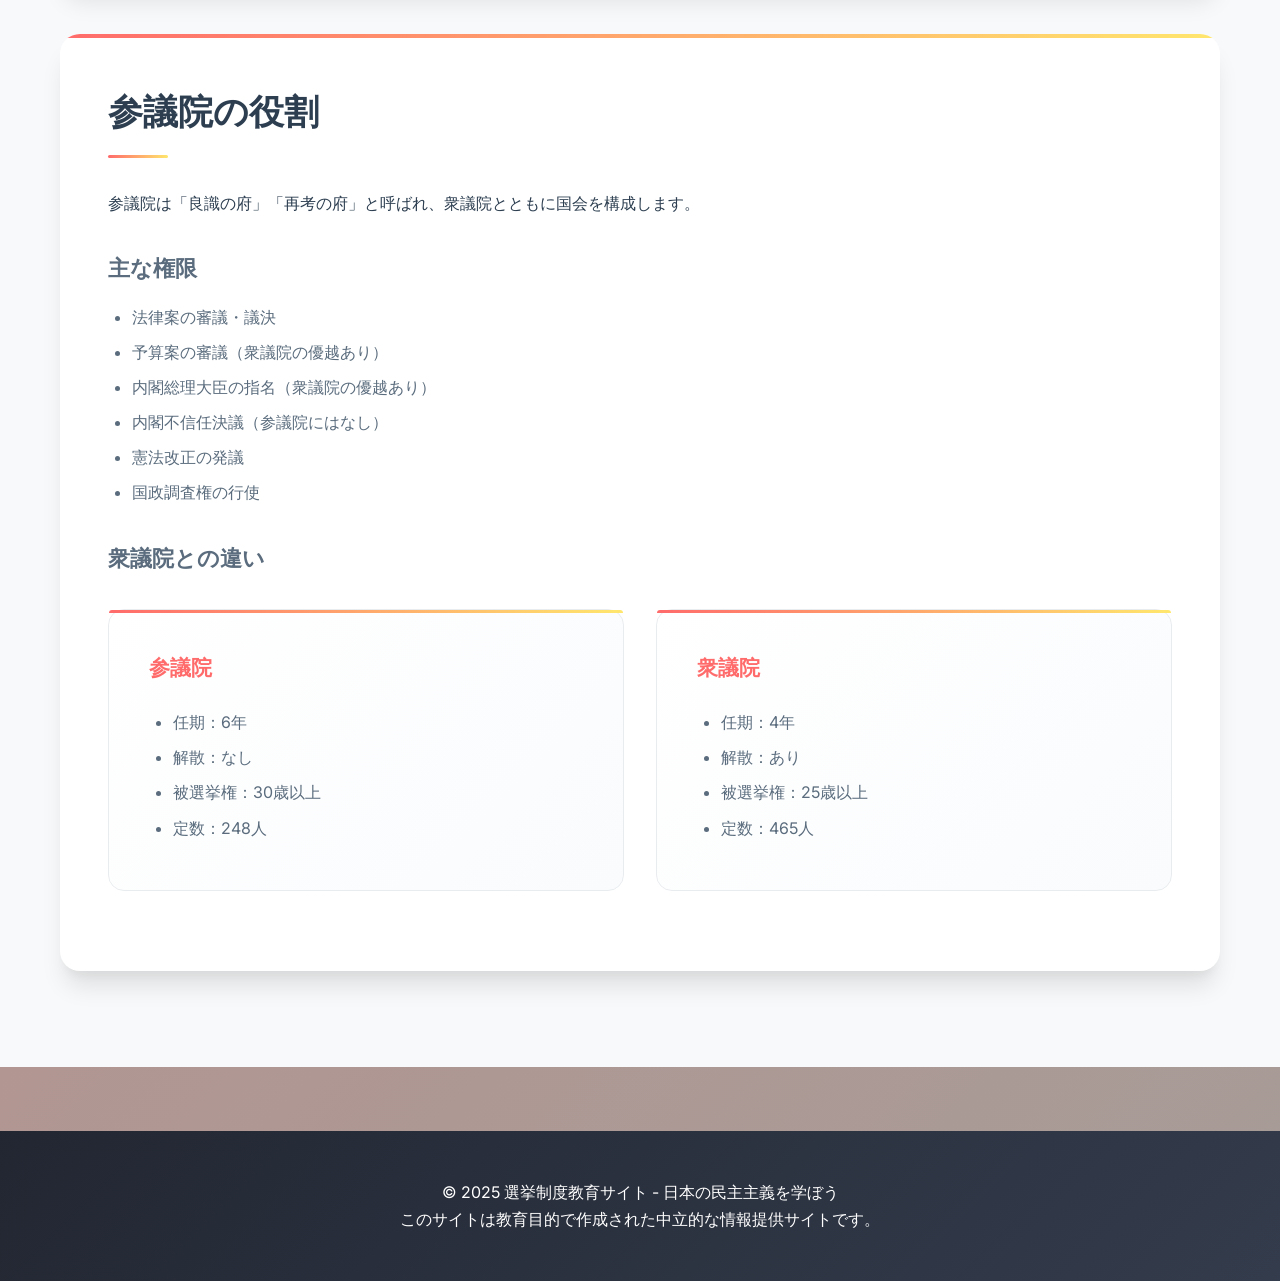
<file: election-education.html>
<!DOCTYPE html>
<html lang="ja">
<head>
    <meta charset="UTF-8">
    <meta name="viewport" content="width=device-width, initial-scale=1.0">
    <title>参議院選挙の仕組み - 選挙制度教育サイト</title>
    <style>
        @import url('https://fonts.googleapis.com/css2?family=Inter:wght@300;400;500;600;700&display=swap');
        
        * {
            margin: 0;
            padding: 0;
            box-sizing: border-box;
        }

        :root {
            --primary-color: #ff6b6b;
            --secondary-color: #4ecdc4;
            --accent-color: #ffe66d;
            --success-color: #51cf66;
            --warning-color: #ff8787;
            --fun-purple: #845ec2;
            --fun-orange: #ffc947;
            --text-primary: #2c3e50;
            --text-secondary: #5a6c7d;
            --bg-primary: #f8f9fa;
            --bg-secondary: #ffffff;
            --border-color: #e9ecef;
            --shadow-sm: 0 1px 3px 0 rgba(0, 0, 0, 0.1), 0 1px 2px 0 rgba(0, 0, 0, 0.06);
            --shadow-md: 0 4px 6px -1px rgba(0, 0, 0, 0.1), 0 2px 4px -1px rgba(0, 0, 0, 0.06);
            --shadow-lg: 0 10px 15px -3px rgba(0, 0, 0, 0.1), 0 4px 6px -2px rgba(0, 0, 0, 0.05);
            --shadow-xl: 0 20px 25px -5px rgba(0, 0, 0, 0.1), 0 10px 10px -5px rgba(0, 0, 0, 0.04);
        }

        body {
            font-family: 'Inter', 'Hiragino Sans', 'Meiryo', sans-serif;
            line-height: 1.7;
            color: var(--text-primary);
            background: linear-gradient(135deg, var(--primary-color) 0%, var(--secondary-color) 50%, var(--accent-color) 100%);
            background-size: 400% 400%;
            animation: gradientShift 15s ease infinite;
            min-height: 100vh;
        }

        @keyframes gradientShift {
            0% { background-position: 0% 50%; }
            50% { background-position: 100% 50%; }
            100% { background-position: 0% 50%; }
        }

        .container {
            max-width: 1200px;
            margin: 0 auto;
            padding: 0 20px;
        }

        header {
            background: linear-gradient(135deg, rgba(255, 107, 107, 0.95) 0%, rgba(78, 205, 196, 0.95) 100%);
            backdrop-filter: blur(10px);
            color: white;
            padding: 4rem 0;
            text-align: center;
            position: relative;
            overflow: hidden;
        }

        header::before {
            content: '';
            position: absolute;
            top: 0;
            left: 0;
            right: 0;
            bottom: 0;
            background: url('data:image/svg+xml,<svg xmlns="http://www.w3.org/2000/svg" viewBox="0 0 100 100"><defs><pattern id="grain" width="100" height="100" patternUnits="userSpaceOnUse"><circle cx="20" cy="20" r="1" fill="white" opacity="0.1"/><circle cx="80" cy="80" r="1" fill="white" opacity="0.1"/><circle cx="40" cy="60" r="1" fill="white" opacity="0.1"/></pattern></defs><rect width="100" height="100" fill="url(%23grain)"/></svg>');
            opacity: 0.3;
        }

        h1 {
            font-size: 3.5rem;
            font-weight: 700;
            margin-bottom: 1rem;
            background: linear-gradient(45deg, #fff, var(--accent-color), var(--fun-orange));
            background-size: 200% 200%;
            -webkit-background-clip: text;
            -webkit-text-fill-color: transparent;
            background-clip: text;
            position: relative;
            z-index: 1;
            animation: textShine 4s ease-in-out infinite;
        }

        @keyframes textShine {
            0%, 100% { background-position: 0% 50%; }
            50% { background-position: 100% 50%; }
        }

        .subtitle {
            font-size: 1.3rem;
            font-weight: 300;
            opacity: 0.95;
            position: relative;
            z-index: 1;
        }

        nav {
            background: rgba(255, 255, 255, 0.1);
            backdrop-filter: blur(15px);
            padding: 1rem 0;
            position: sticky;
            top: 0;
            z-index: 100;
            border-bottom: 1px solid rgba(255, 255, 255, 0.2);
        }

        nav ul {
            list-style: none;
            display: flex;
            justify-content: center;
            flex-wrap: wrap;
            gap: 0.5rem;
        }

        nav a {
            color: white;
            text-decoration: none;
            padding: 0.8rem 1.5rem;
            border-radius: 25px;
            transition: all 0.3s cubic-bezier(0.4, 0, 0.2, 1);
            font-weight: 500;
            background: rgba(255, 255, 255, 0.1);
            border: 1px solid rgba(255, 255, 255, 0.2);
        }

        nav a:hover {
            background: rgba(255, 255, 255, 0.2);
            transform: translateY(-2px);
            box-shadow: var(--shadow-md);
        }

        main {
            padding: 3rem 0;
            background: var(--bg-primary);
            min-height: 100vh;
        }

        .section {
            background: var(--bg-secondary);
            margin: 3rem 0;
            padding: 3rem;
            border-radius: 20px;
            box-shadow: var(--shadow-xl);
            position: relative;
            overflow: hidden;
            transition: transform 0.3s ease, box-shadow 0.3s ease;
        }

        .section:hover {
            transform: translateY(-5px);
            box-shadow: 0 25px 50px -12px rgba(0, 0, 0, 0.15);
        }

        .section::before {
            content: '';
            position: absolute;
            top: 0;
            left: 0;
            right: 0;
            height: 4px;
            background: linear-gradient(90deg, var(--primary-color), var(--accent-color), var(--fun-purple));
            background-size: 200% 100%;
            animation: shimmer 3s ease-in-out infinite;
        }

        @keyframes shimmer {
            0% { background-position: -200% 0; }
            100% { background-position: 200% 0; }
        }

        h2 {
            color: var(--text-primary);
            margin-bottom: 2rem;
            font-size: 2.2rem;
            font-weight: 600;
            position: relative;
            padding-bottom: 1rem;
        }

        h2::after {
            content: '';
            position: absolute;
            bottom: 0;
            left: 0;
            width: 60px;
            height: 3px;
            background: linear-gradient(90deg, var(--primary-color), var(--accent-color));
            border-radius: 2px;
        }

        h3 {
            color: var(--text-secondary);
            margin: 2rem 0 1rem 0;
            font-size: 1.4rem;
            font-weight: 600;
        }

        .highlight-box {
            background: linear-gradient(135deg, rgba(102, 126, 234, 0.1), rgba(240, 147, 251, 0.1));
            border: 1px solid rgba(102, 126, 234, 0.2);
            border-radius: 12px;
            padding: 1.5rem;
            margin: 1.5rem 0;
            position: relative;
        }

        .highlight-box::before {
            content: '💡';
            position: absolute;
            top: -10px;
            left: 20px;
            background: var(--bg-secondary);
            padding: 0 8px;
            font-size: 1.2rem;
            animation: pulse 2s infinite;
        }

        @keyframes pulse {
            0% { transform: scale(1); }
            50% { transform: scale(1.1); }
            100% { transform: scale(1); }
        }

        .voting-process {
            display: grid;
            grid-template-columns: repeat(auto-fit, minmax(280px, 1fr));
            gap: 2rem;
            margin: 2rem 0;
        }

        .process-step {
            background: linear-gradient(135deg, #f8fafc, #e2e8f0);
            padding: 2rem;
            border-radius: 16px;
            text-align: center;
            position: relative;
            transition: all 0.3s ease;
            border: 1px solid var(--border-color);
        }

        .process-step:hover {
            transform: translateY(-8px);
            box-shadow: var(--shadow-lg);
        }

        .step-number {
            background: linear-gradient(135deg, var(--primary-color), var(--secondary-color));
            color: white;
            width: 60px;
            height: 60px;
            border-radius: 50%;
            display: flex;
            align-items: center;
            justify-content: center;
            margin: 0 auto 1.5rem;
            font-weight: 700;
            font-size: 1.5rem;
            box-shadow: var(--shadow-md);
            animation: bounce 2s infinite;
        }

        @keyframes bounce {
            0%, 20%, 50%, 80%, 100% {
                transform: translateY(0);
            }
            40% {
                transform: translateY(-10px);
            }
            60% {
                transform: translateY(-5px);
            }
        }

        .important-note {
            background: linear-gradient(135deg, rgba(251, 191, 36, 0.1), rgba(245, 158, 11, 0.1));
            border: 1px solid rgba(251, 191, 36, 0.3);
            border-radius: 12px;
            padding: 1.5rem;
            margin: 1.5rem 0;
            position: relative;
        }

        .important-note::before {
            content: '⚠️';
            position: absolute;
            top: -10px;
            left: 20px;
            background: var(--bg-secondary);
            padding: 0 8px;
            font-size: 1.2rem;
            animation: wiggle 1s ease-in-out infinite;
        }

        @keyframes wiggle {
            0%, 100% { transform: rotate(0deg); }
            25% { transform: rotate(-5deg); }
            75% { transform: rotate(5deg); }
        }

        .election-types {
            display: grid;
            grid-template-columns: repeat(auto-fit, minmax(350px, 1fr));
            gap: 2rem;
            margin: 2rem 0;
        }

        .election-type {
            background: linear-gradient(135deg, rgba(255, 255, 255, 0.8), rgba(248, 250, 252, 0.8));
            padding: 2.5rem;
            border-radius: 16px;
            border: 1px solid var(--border-color);
            position: relative;
            transition: all 0.3s ease;
            backdrop-filter: blur(10px);
        }

        .election-type:hover {
            transform: translateY(-5px);
            box-shadow: var(--shadow-lg);
        }

        .election-type h4 {
            color: var(--primary-color);
            margin-bottom: 1.5rem;
            font-size: 1.3rem;
            font-weight: 600;
        }

        .election-type::before {
            content: '';
            position: absolute;
            top: 0;
            left: 0;
            right: 0;
            height: 3px;
            background: linear-gradient(90deg, var(--primary-color), var(--accent-color));
            border-radius: 12px 12px 0 0;
        }

        footer {
            background: linear-gradient(135deg, rgba(26, 32, 44, 0.95), rgba(45, 55, 72, 0.95));
            backdrop-filter: blur(10px);
            color: white;
            text-align: center;
            padding: 3rem 0;
            margin-top: 4rem;
        }

        ul {
            padding-left: 1.5rem;
        }

        li {
            margin: 0.5rem 0;
            color: var(--text-secondary);
        }

        strong {
            color: var(--text-primary);
            font-weight: 600;
        }

        @keyframes fadeInUp {
            from {
                opacity: 0;
                transform: translateY(30px);
            }
            to {
                opacity: 1;
                transform: translateY(0);
            }
        }

        .section {
            animation: fadeInUp 0.6s ease-out;
        }

        @media (max-width: 768px) {
            h1 {
                font-size: 2.5rem;
            }
            
            nav ul {
                flex-direction: column;
                align-items: center;
                gap: 0.3rem;
            }
            
            .section {
                padding: 2rem 1.5rem;
                margin: 2rem 0;
            }
            
            h2 {
                font-size: 1.8rem;
            }
            
            .voting-process {
                grid-template-columns: 1fr;
                gap: 1.5rem;
            }
            
            .election-types {
                grid-template-columns: 1fr;
                gap: 1.5rem;
            }
        }
    </style>
</head>
<body>
    <header>
        <div class="container">
            <h1>🗳️ 参議院選挙ってなんだろう？</h1>
            <p class="subtitle">楽しく学ぼう！日本の選挙のあれこれ 🇯🇵✨</p>
        </div>
    </header>

    <nav>
        <div class="container">
            <ul>
                <li><a href="#overview">選挙概要</a></li>
                <li><a href="#system">選挙制度</a></li>
                <li><a href="#voting">投票方法</a></li>
                <li><a href="#policy-areas">政策分野</a></li>
                <li><a href="#election-info">選挙情報の見方</a></li>
                <li><a href="#policy-guide">政策情報ガイド</a></li>
                <li><a href="#schedule">選挙日程</a></li>
                <li><a href="#roles">参議院の役割</a></li>
            </ul>
        </div>
    </nav>

    <main>
        <div class="container">
            <section id="overview" class="section">
                <h2>🏛️ 参議院選挙って何？</h2>
                <p>簡単に言うと、国会の「参議院」という部屋で働く政治家さんたちを選ぶ選挙です！参議院の議員さんは6年間お仕事をして、3年ごとに約半分の人が入れ替わります。まるで学校のクラス替えみたいですね 😊</p>
                
                <div class="highlight-box">
                    <strong>🎯 ここがポイント！</strong>
                    <ul>
                        <li>参議院議員の定数：248人</li>
                        <li>任期：6年（3年ごとに半数改選）</li>
                        <li>選挙権年齢：18歳以上の日本国民</li>
                        <li>被選挙権年齢：30歳以上の日本国民</li>
                    </ul>
                </div>
            </section>

            <section id="system" class="section">
                <h2>🎲 選挙の仕組み</h2>
                <p>参議院選挙には2つのゲームルールがあります！「選挙区選挙」と「比例代表選挙」という2つの方法で投票するんです。ちょっと複雑に聞こえるけど、実はそんなに難しくないですよ 🤔</p>

                <div class="election-types">
                    <div class="election-type">
                        <h4>🏠 選挙区選挙（74議席）</h4>
                        <p><strong>制度：</strong>大選挙区制（一部の県では小選挙区制）</p>
                        <p><strong>投票方法：</strong>候補者名を記入</p>
                        <p><strong>特徴：</strong>各都道府県から1〜6名を選出。人口に応じて定数が決まる。</p>
                    </div>
                    
                    <div class="election-type">
                        <h4>🌍 比例代表選挙（50議席）</h4>
                        <p><strong>制度：</strong>拘束名簿式比例代表制</p>
                        <p><strong>投票方法：</strong>政党名または個人名を記入</p>
                        <p><strong>特徴：</strong>全国を1つの選挙区として政党の得票率に応じて議席を配分。</p>
                    </div>
                </div>

                <div class="important-note">
                    <strong>📝 大事なこと：</strong>みなさんは2回投票します！選挙区と比例代表、両方に投票するんです。つまり2枚の投票用紙をもらって、それぞれに書くことになります 👍
                </div>
            </section>

            <section id="voting" class="section">
                <h2>✏️ 投票のやり方</h2>
                
                <div class="voting-process">
                    <div class="process-step">
                        <div class="step-number">1</div>
                        <h3>🎫 入場券をチェック！</h3>
                        <p>おうちに届いた「投票所入場券」を忘れずに持って行きましょう。映画館のチケットみたいなものです！</p>
                    </div>
                    
                    <div class="process-step">
                        <div class="step-number">2</div>
                        <h3>👋 「こんにちは！」</h3>
                        <p>投票所の受付で「本人ですよ〜」って確認してもらいます。身分証明書があると安心ですね。</p>
                    </div>
                    
                    <div class="process-step">
                        <div class="step-number">3</div>
                        <h3>📄 用紙を受け取ろう</h3>
                        <p>白い紙と黄色い紙、2枚の投票用紙をもらいます。色で分かれているので間違えにくいですよ！</p>
                    </div>
                    
                    <div class="process-step">
                        <div class="step-number">4</div>
                        <h3>🖊️ 書いて投票！</h3>
                        <p>個室のブースで候補者名や政党名を書いて、投票箱にポイッ！これで完了です 🎉</p>
                    </div>
                </div>

                <h3>📝 何を書けばいいの？</h3>
                <div class="highlight-box">
                    <ul>
                        <li><strong>白い紙（選挙区）：</strong>候補者のお名前を書きます。“田中太郎”みたいに！</li>
                        <li><strong>黄色い紙（比例代表）：</strong>政党名か、候補者のお名前のどちらかを書きます。「○○党」でも「山田花子」でもOK！</li>
                    </ul>
                </div>
            </section>

            <section id="policy-areas" class="section">
                <h2>🌿 政治家が話すことたち</h2>
                <p>選挙のとき、政治家さんたちはこんなことについてお話しします。みなさんの生活に関わる大切なことばかりですよ 😊</p>

                <div class="election-types">
                    <div class="election-type">
                        <h4>📊 経済・財政政策</h4>
                        <ul>
                            <li>経済成長戦略</li>
                            <li>財政健全化</li>
                            <li>税制改革</li>
                            <li>中小企業支援</li>
                            <li>雇用対策</li>
                        </ul>
                    </div>
                    
                    <div class="election-type">
                        <h4>🏥 社会保障・医療</h4>
                        <ul>
                            <li>年金制度</li>
                            <li>医療保険制度</li>
                            <li>介護保険制度</li>
                            <li>少子高齢化対策</li>
                            <li>働き方改革</li>
                        </ul>
                    </div>
                    
                    <div class="election-type">
                        <h4>🎓 教育・子育て</h4>
                        <ul>
                            <li>教育制度改革</li>
                            <li>子育て支援</li>
                            <li>大学教育</li>
                            <li>奨学金制度</li>
                            <li>待機児童問題</li>
                        </ul>
                    </div>
                    
                    <div class="election-type">
                        <h4>🌍 環境・エネルギー</h4>
                        <ul>
                            <li>気候変動対策</li>
                            <li>再生可能エネルギー</li>
                            <li>原発政策</li>
                            <li>環境保護</li>
                            <li>持続可能な社会</li>
                        </ul>
                    </div>
                    
                    <div class="election-type">
                        <h4>🛡️ 外交・安全保障</h4>
                        <ul>
                            <li>日米関係</li>
                            <li>アジア外交</li>
                            <li>防衛政策</li>
                            <li>国際協力</li>
                            <li>平和主義</li>
                        </ul>
                    </div>
                    
                    <div class="election-type">
                        <h4>📜 憲法・政治制度</h4>
                        <ul>
                            <li>憲法改正</li>
                            <li>政治改革</li>
                            <li>地方分権</li>
                            <li>選挙制度</li>
                            <li>議員定数</li>
                        </ul>
                    </div>
                </div>

                <div class="important-note">
                    <strong>🤝 フェアにいきましょう！</strong>このサイトはどの政党も応援していません。各政党の具体的な政策は、選挙公報や各政党のホームページでチェックしてくださいね！
                </div>
            </section>

            <section id="election-info" class="section">
                <h2>🔍 選挙情報を上手に使おう！</h2>
                <p>選挙の情報っていっぱいあって、どこを見ればいいかわからないですよね。でも安心してください！コツを教えちゃいます 😉</p>

                <h3>📋 選挙公報ってどんなもの？</h3>
                <div class="voting-process">
                    <div class="process-step">
                        <div class="step-number">1</div>
                        <h3>👤 この人だれ？</h3>
                        <p>候補者のお名前、年齢、これまで何をしていたかなど、基本プロフィールがわかります。</p>
                    </div>
                    
                    <div class="process-step">
                        <div class="step-number">2</div>
                        <h3>📜 何をしたいの？</h3>
                        <p>「こんなことをやりたい！」という各候補者・政党の「やりたいことリスト」が書いてあります。</p>
                    </div>
                    
                    <div class="process-step">
                        <div class="step-number">3</div>
                        <h3>🎆 だれが応援してる？</h3>
                        <p>「この人を応援します！」と言っている団体や組織がわかります。</p>
                    </div>
                    
                    <div class="process-step">
                        <div class="step-number">4</div>
                        <h3>📞 どこにいるの？</h3>
                        <p>事務所の住所や電話番号、ホームページなど、連絡先が書いてあります。</p>
                    </div>
                </div>

                <h3>🔍 情報集めのコツ</h3>
                <div class="highlight-box">
                    <strong>上手な情報集めの方法：</strong>
                    <ul>
                        <li>いろんなサイトや情報を比べてみる</li>
                        <li>「この人、前に何してたの？」を調べる</li>
                        <li>「本当にできるの？」を考える</li>
                        <li>自分の気持ちや興味と合うかチェック</li>
                        <li>討論会や集会に参加して直接聞いてみる</li>
                    </ul>
                </div>

                <h3>🎯 投票判断のための質問例</h3>
                <div class="election-types">
                    <div class="election-type">
                        <h4>政策について</h4>
                        <ul>
                            <li>この政策は実現可能か？</li>
                            <li>財源はどう確保するのか？</li>
                            <li>他の政策との整合性は？</li>
                            <li>長期的な影響はどうか？</li>
                        </ul>
                    </div>
                    
                    <div class="election-type">
                        <h4>候補者について</h4>
                        <ul>
                            <li>過去の実績はどうか？</li>
                            <li>専門性や経験は十分か？</li>
                            <li>価値観は共感できるか？</li>
                            <li>説明責任を果たしているか？</li>
                        </ul>
                    </div>
                </div>
            </section>

            <section id="policy-guide" class="section">
                <h2>📚 政策を自分で調べてみよう！</h2>
                <p>「政策ってどう調べるの？」「どう比べるの？」って思いませんか？そんなみなさんのために、簡単で実用的な方法を教えちゃいます 😊</p>

                <h3>🔍 どこで情報を手に入れる？</h3>
                <div class="voting-process">
                    <div class="process-step">
                        <div class="step-number">1</div>
                        <h3>📰 選挙公報</h3>
                        <p>おうちのポストに届く公式のパンフレット。全候補者・政党の情報がまとめて載っているので、これ一冊でOK！</p>
                    </div>
                    
                    <div class="process-step">
                        <div class="step-number">2</div>
                        <h3>🌐 政党のホームページ</h3>
                        <p>各政党の公式サイト。詳しい政策や「やりたいことリスト（マニフェスト）」が見れます。</p>
                    </div>
                    
                    <div class="process-step">
                        <div class="step-number">3</div>
                        <h3>候補者サイト・SNS</h3>
                        <p>個人の候補者のウェブサイトやSNSで具体的な政策や考えを確認できます。</p>
                    </div>
                    
                    <div class="process-step">
                        <div class="step-number">4</div>
                        <h3>公開討論会</h3>
                        <p>候補者が直接政策について語る討論会やタウンミーティングに参加できます。</p>
                    </div>
                </div>

                <h3>📊 政策比較の手法</h3>
                <div class="election-types">
                    <div class="election-type">
                        <h4>ステップ1: 関心分野の整理</h4>
                        <ul>
                            <li>自分が重視する政策分野を明確にする</li>
                            <li>優先順位をつける</li>
                            <li>具体的な課題を洗い出す</li>
                        </ul>
                    </div>
                    
                    <div class="election-type">
                        <h4>ステップ2: 政策の収集</h4>
                        <ul>
                            <li>各政党・候補者の政策を収集</li>
                            <li>複数の情報源を確認</li>
                            <li>最新の情報を入手</li>
                        </ul>
                    </div>
                    
                    <div class="election-type">
                        <h4>ステップ3: 比較表の作成</h4>
                        <ul>
                            <li>政策分野ごとに整理</li>
                            <li>具体性・実現可能性を評価</li>
                            <li>財源や手段を確認</li>
                        </ul>
                    </div>
                    
                    <div class="election-type">
                        <h4>ステップ4: 総合判断</h4>
                        <ul>
                            <li>自分の価値観と照らし合わせる</li>
                            <li>候補者の実績も考慮</li>
                            <li>長期的な影響を検討</li>
                        </ul>
                    </div>
                </div>

                <h3>🌐 信頼できる情報源</h3>
                <div class="highlight-box">
                    <strong>中立的な情報源の例：</strong>
                    <ul>
                        <li><strong>総務省</strong>：選挙の基本情報、制度の説明</li>
                        <li><strong>各都道府県選挙管理委員会</strong>：地域の選挙情報</li>
                        <li><strong>国会図書館</strong>：過去の選挙結果、政策資料</li>
                        <li><strong>報道機関</strong>：複数のメディアの報道を比較</li>
                        <li><strong>政治団体・市民団体</strong>：政策分析や討論会の開催</li>
                    </ul>
                </div>

                <h3>⚠️ 情報収集時の注意点</h3>
                <div class="important-note">
                    <strong>情報リテラシーのポイント：</strong>
                    <ul>
                        <li>情報の発信者と日付を確認する</li>
                        <li>複数の情報源で事実確認を行う</li>
                        <li>感情的な表現より具体的な内容を重視する</li>
                        <li>偏った情報に惑わされないよう注意する</li>
                        <li>SNSの情報は特に慎重に検証する</li>
                    </ul>
                </div>

                <h3>📋 政策比較チェックリスト</h3>
                <div class="election-types">
                    <div class="election-type">
                        <h4>政策内容の確認</h4>
                        <ul>
                            <li>□ 具体的な目標が示されているか</li>
                            <li>□ 実現のための手段が明確か</li>
                            <li>□ 必要な財源が示されているか</li>
                            <li>□ 実現可能性が高いか</li>
                            <li>□ 他の政策との整合性があるか</li>
                        </ul>
                    </div>
                    
                    <div class="election-type">
                        <h4>候補者・政党の評価</h4>
                        <ul>
                            <li>□ 過去の実績はどうか</li>
                            <li>□ 専門知識や経験は十分か</li>
                            <li>□ 一貫性のある主張をしているか</li>
                            <li>□ 説明責任を果たしているか</li>
                            <li>□ 信頼できる人物・団体か</li>
                        </ul>
                    </div>
                </div>

                <div class="important-note">
                    <strong>重要：</strong>このガイドは政策を自分で調べ、判断するためのツールです。最終的な投票判断は、有権者自身が行うものです。
                </div>
            </section>

            <section id="schedule" class="section">
                <h2>選挙日程</h2>
                <h3>一般的な選挙スケジュール</h3>
                <ul>
                    <li><strong>公示日：</strong>選挙期日の17日前</li>
                    <li><strong>選挙運動期間：</strong>公示日から選挙期日前日まで（17日間）</li>
                    <li><strong>期日前投票：</strong>公示日翌日から選挙期日前日まで</li>
                    <li><strong>投票日：</strong>午前7時〜午後8時（一部地域で時間変更あり）</li>
                </ul>

                <div class="important-note">
                    <strong>期日前投票について：</strong>投票日に投票所に行けない場合は、期日前投票を利用できます。市区町村役場や指定された施設で投票可能です。
                </div>
            </section>

            <section id="roles" class="section">
                <h2>参議院の役割</h2>
                <p>参議院は「良識の府」「再考の府」と呼ばれ、衆議院とともに国会を構成します。</p>

                <h3>主な権限</h3>
                <ul>
                    <li>法律案の審議・議決</li>
                    <li>予算案の審議（衆議院の優越あり）</li>
                    <li>内閣総理大臣の指名（衆議院の優越あり）</li>
                    <li>内閣不信任決議（参議院にはなし）</li>
                    <li>憲法改正の発議</li>
                    <li>国政調査権の行使</li>
                </ul>

                <h3>衆議院との違い</h3>
                <div class="election-types">
                    <div class="election-type">
                        <h4>参議院</h4>
                        <ul>
                            <li>任期：6年</li>
                            <li>解散：なし</li>
                            <li>被選挙権：30歳以上</li>
                            <li>定数：248人</li>
                        </ul>
                    </div>
                    
                    <div class="election-type">
                        <h4>衆議院</h4>
                        <ul>
                            <li>任期：4年</li>
                            <li>解散：あり</li>
                            <li>被選挙権：25歳以上</li>
                            <li>定数：465人</li>
                        </ul>
                    </div>
                </div>
            </section>
        </div>
    </main>

    <footer>
        <div class="container">
            <p>&copy; 2025 選挙制度教育サイト - 日本の民主主義を学ぼう</p>
            <p>このサイトは教育目的で作成された中立的な情報提供サイトです。</p>
        </div>
    </footer>
</body>
</html>
</file>
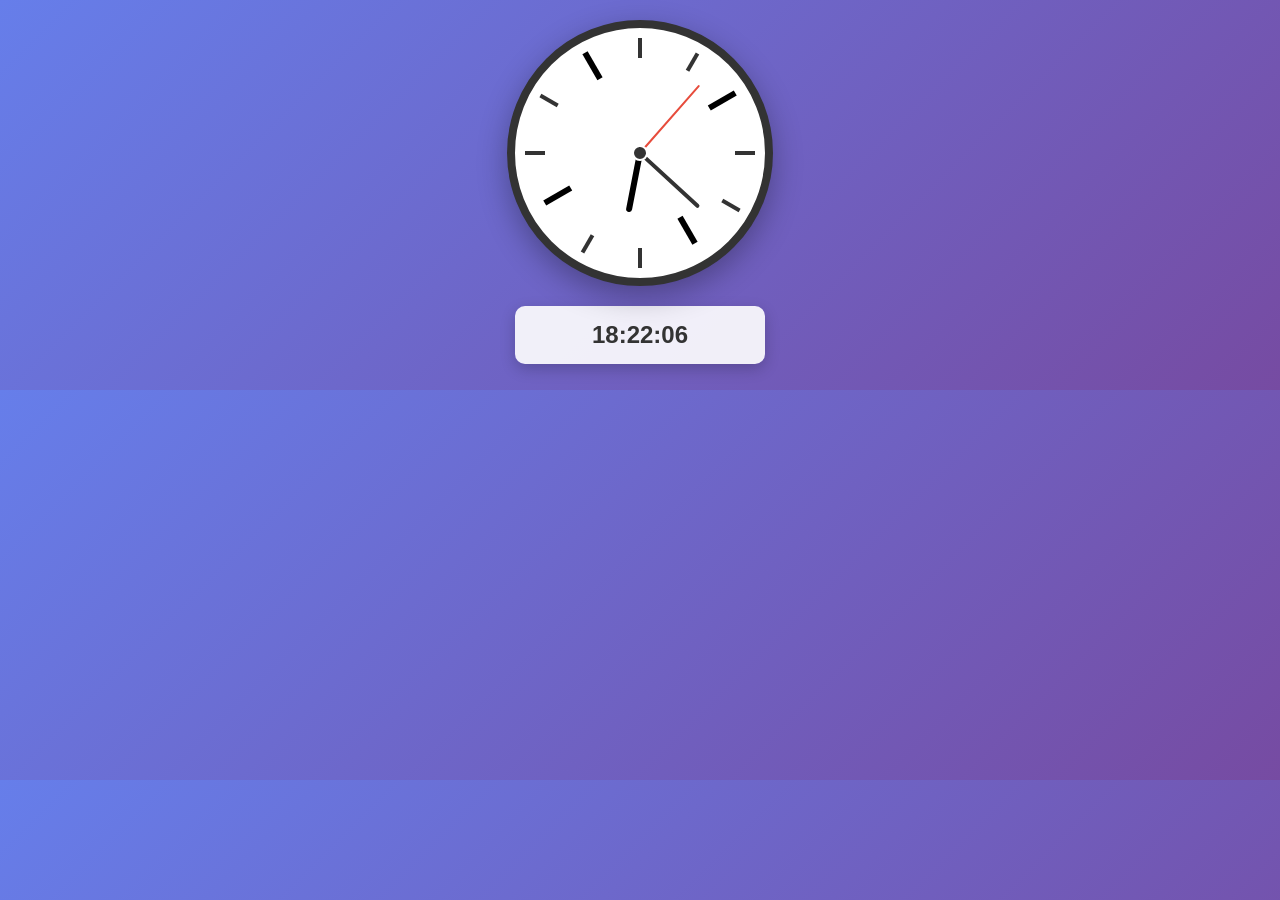
<file: OneDrive/Desktop/秒針/popup.html>
<!DOCTYPE html>
<html lang="ja">
<head>
    <meta charset="UTF-8">
    <meta name="viewport" content="width=device-width, initial-scale=1.0">
    <title>秒針付き時計</title>
    <link rel="stylesheet" href="style.css">
</head>
<body>
    <div class="clock-container">
        <div class="clock">
            <div class="clock-face">
                <!-- 時間の目盛り -->
                <div class="hour-marks">
                    <div class="hour-mark" style="transform: rotate(0deg)"></div>
                    <div class="hour-mark" style="transform: rotate(30deg)"></div>
                    <div class="hour-mark" style="transform: rotate(60deg)"></div>
                    <div class="hour-mark" style="transform: rotate(90deg)"></div>
                    <div class="hour-mark" style="transform: rotate(120deg)"></div>
                    <div class="hour-mark" style="transform: rotate(150deg)"></div>
                    <div class="hour-mark" style="transform: rotate(180deg)"></div>
                    <div class="hour-mark" style="transform: rotate(210deg)"></div>
                    <div class="hour-mark" style="transform: rotate(240deg)"></div>
                    <div class="hour-mark" style="transform: rotate(270deg)"></div>
                    <div class="hour-mark" style="transform: rotate(300deg)"></div>
                    <div class="hour-mark" style="transform: rotate(330deg)"></div>
                </div>
                
                <!-- 針 -->
                <div class="hand hour-hand" id="hour-hand"></div>
                <div class="hand minute-hand" id="minute-hand"></div>
                <div class="hand second-hand" id="second-hand"></div>
                
                <!-- 中心点 -->
                <div class="center-dot"></div>
            </div>
        </div>
        
        <!-- デジタル時計表示 -->
        <div class="digital-clock" id="digital-clock"></div>
    </div>
    
    <script src="script.js"></script>
</body>
</html>
</file>
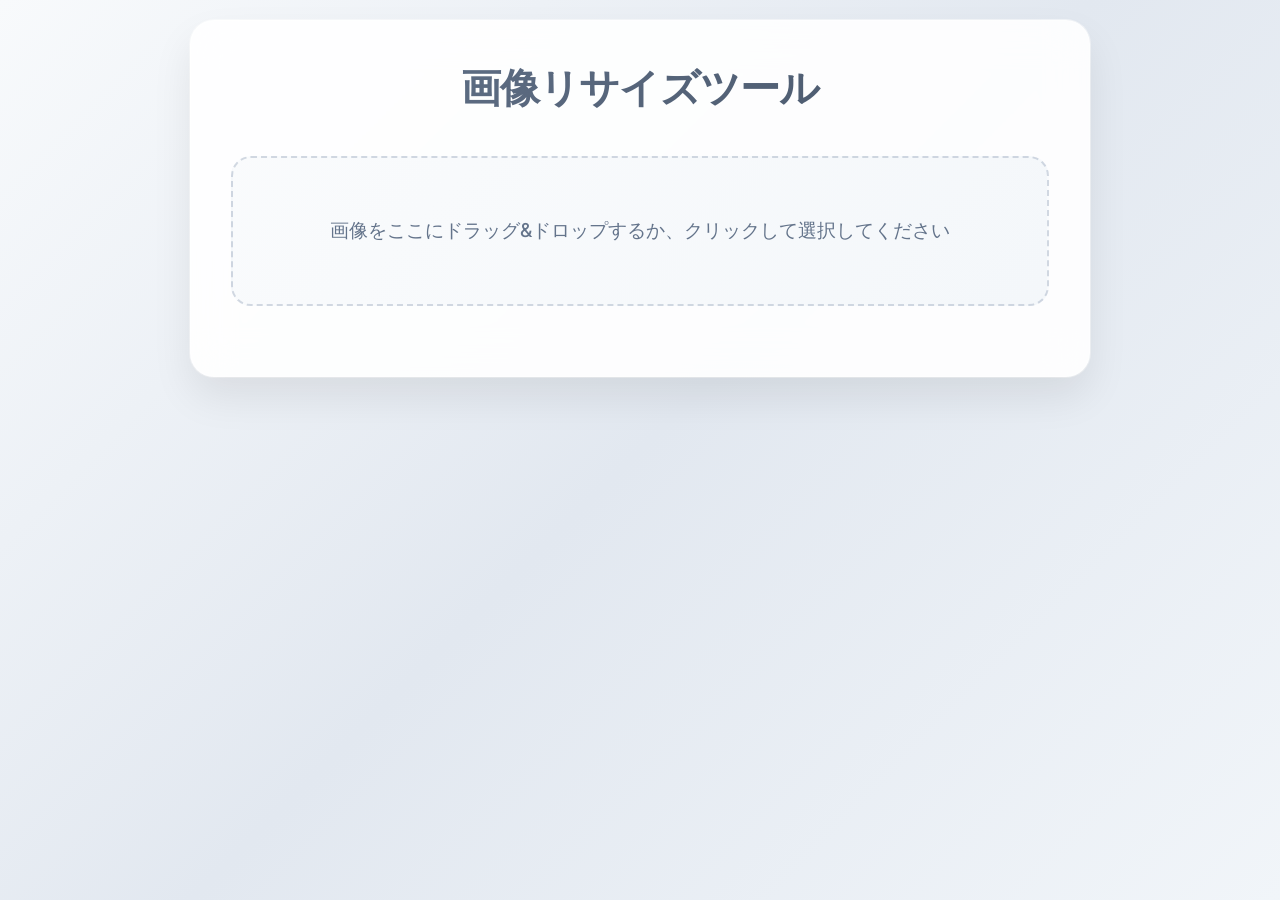
<file: OneDrive/Desktop/claude/画像縮小2/image-resize-tool.html>
<!DOCTYPE html>
<html lang="ja">
<head>
    <meta charset="UTF-8">
    <meta name="viewport" content="width=device-width, initial-scale=1.0">
    <title>画像リサイズツール</title>
    <style>
        @import url('https://fonts.googleapis.com/css2?family=Inter:wght@300;400;500;600;700&display=swap');
        
        * {
            margin: 0;
            padding: 0;
            box-sizing: border-box;
        }
        
        body {
            font-family: 'Inter', -apple-system, BlinkMacSystemFont, sans-serif;
            min-height: 100vh;
            background: linear-gradient(135deg, #f8fafc 0%, #e2e8f0 50%, #f1f5f9 100%);
            padding: 20px;
            color: #333;
        }
        
        .container {
            max-width: 900px;
            margin: 0 auto;
            background: rgba(255, 255, 255, 0.9);
            backdrop-filter: blur(20px);
            border-radius: 24px;
            padding: 40px;
            box-shadow: 0 20px 40px rgba(0, 0, 0, 0.08), 0 0 0 1px rgba(255, 255, 255, 0.5);
            border: 1px solid rgba(255, 255, 255, 0.3);
        }
        
        h1 {
            text-align: center;
            font-size: 2.5rem;
            font-weight: 700;
            background: linear-gradient(135deg, #64748b 0%, #475569 100%);
            -webkit-background-clip: text;
            -webkit-text-fill-color: transparent;
            background-clip: text;
            margin-bottom: 40px;
            letter-spacing: -0.02em;
        }
        
        .upload-area {
            position: relative;
            border: 2px dashed rgba(148, 163, 184, 0.4);
            border-radius: 20px;
            padding: 60px 40px;
            text-align: center;
            margin-bottom: 30px;
            cursor: pointer;
            transition: all 0.3s cubic-bezier(0.4, 0, 0.2, 1);
            background: linear-gradient(135deg, rgba(248, 250, 252, 0.8) 0%, rgba(241, 245, 249, 0.8) 100%);
            overflow: hidden;
        }
        
        .upload-area::before {
            content: '';
            position: absolute;
            top: 0;
            left: 0;
            right: 0;
            bottom: 0;
            background: linear-gradient(135deg, rgba(226, 232, 240, 0.3) 0%, rgba(203, 213, 225, 0.3) 100%);
            opacity: 0;
            transition: opacity 0.3s ease;
        }
        
        .upload-area:hover::before {
            opacity: 1;
        }
        
        .upload-area:hover {
            border-color: rgba(100, 116, 139, 0.6);
            transform: translateY(-2px);
            box-shadow: 0 10px 30px rgba(100, 116, 139, 0.15);
        }
        
        .upload-area.dragover {
            border-color: #64748b;
            background: linear-gradient(135deg, rgba(226, 232, 240, 0.4) 0%, rgba(203, 213, 225, 0.4) 100%);
            transform: translateY(-2px);
            box-shadow: 0 15px 40px rgba(100, 116, 139, 0.2);
        }
        
        .upload-area p {
            font-size: 1.2rem;
            color: #64748b;
            font-weight: 500;
            position: relative;
            z-index: 2;
        }
        
        #fileInput {
            display: none;
        }
        
        .controls {
            display: none;
            margin-top: 30px;
            animation: fadeInUp 0.6s ease-out;
        }
        
        @keyframes fadeInUp {
            from {
                opacity: 0;
                transform: translateY(30px);
            }
            to {
                opacity: 1;
                transform: translateY(0);
            }
        }
        
        .control-group {
            margin-bottom: 30px;
            padding: 25px;
            background: rgba(255, 255, 255, 0.7);
            border-radius: 16px;
            border: 1px solid rgba(255, 255, 255, 0.3);
            backdrop-filter: blur(10px);
        }
        
        label {
            display: block;
            margin-bottom: 12px;
            font-weight: 600;
            font-size: 0.95rem;
            color: #4a5568;
            letter-spacing: 0.025em;
        }
        
        input[type="range"] {
            width: 100%;
            height: 8px;
            border-radius: 4px;
            background: #e2e8f0;
            outline: none;
            margin: 15px 0;
            -webkit-appearance: none;
            position: relative;
        }
        
        input[type="range"]::-webkit-slider-thumb {
            -webkit-appearance: none;
            appearance: none;
            width: 24px;
            height: 24px;
            border-radius: 50%;
            background: linear-gradient(135deg, #64748b 0%, #475569 100%);
            cursor: pointer;
            box-shadow: 0 4px 12px rgba(100, 116, 139, 0.3);
            transition: all 0.2s ease;
        }
        
        input[type="range"]::-webkit-slider-thumb:hover {
            transform: scale(1.1);
            box-shadow: 0 6px 20px rgba(100, 116, 139, 0.4);
        }
        
        input[type="range"]::-moz-range-thumb {
            width: 24px;
            height: 24px;
            border-radius: 50%;
            background: linear-gradient(135deg, #64748b 0%, #475569 100%);
            cursor: pointer;
            border: none;
            box-shadow: 0 4px 12px rgba(100, 116, 139, 0.3);
        }
        
        input[type="checkbox"] {
            width: 20px;
            height: 20px;
            margin-right: 12px;
            accent-color: #64748b;
            cursor: pointer;
        }
        
        .size-display {
            display: grid;
            grid-template-columns: 1fr 1fr;
            gap: 20px;
            margin-bottom: 25px;
        }
        
        .size-info {
            background: linear-gradient(135deg, rgba(248, 250, 252, 0.8) 0%, rgba(241, 245, 249, 0.8) 100%);
            padding: 20px;
            border-radius: 16px;
            border: 1px solid rgba(203, 213, 225, 0.3);
            text-align: center;
            position: relative;
            overflow: hidden;
        }
        
        .size-info::before {
            content: '';
            position: absolute;
            top: 0;
            left: 0;
            right: 0;
            height: 3px;
            background: linear-gradient(90deg, #64748b 0%, #475569 100%);
        }
        
        .size-info strong {
            display: block;
            font-size: 1.1rem;
            font-weight: 600;
            color: #4a5568;
            margin-bottom: 8px;
        }
        
        .preview-container {
            margin-top: 30px;
            text-align: center;
        }
        
        .preview-images {
            display: grid;
            grid-template-columns: 1fr 1fr;
            gap: 30px;
            margin-top: 20px;
        }
        
        .preview-item {
            border-radius: 16px;
            overflow: hidden;
            background: rgba(255, 255, 255, 0.8);
            backdrop-filter: blur(10px);
            border: 1px solid rgba(255, 255, 255, 0.2);
            box-shadow: 0 8px 32px rgba(0, 0, 0, 0.1);
            transition: transform 0.3s ease, box-shadow 0.3s ease;
        }
        
        .preview-item:hover {
            transform: translateY(-5px);
            box-shadow: 0 15px 40px rgba(0, 0, 0, 0.15);
        }
        
        .preview-item img, .preview-item canvas {
            width: 100%;
            height: auto;
            display: block;
        }
        
        .preview-label {
            padding: 15px 20px;
            background: linear-gradient(135deg, rgba(226, 232, 240, 0.5) 0%, rgba(203, 213, 225, 0.5) 100%);
            font-size: 0.9rem;
            font-weight: 500;
            color: #4a5568;
            text-align: center;
        }
        
        button {
            background: linear-gradient(135deg, #64748b 0%, #475569 100%);
            color: white;
            border: none;
            padding: 16px 32px;
            border-radius: 12px;
            cursor: pointer;
            font-size: 1rem;
            font-weight: 600;
            transition: all 0.3s cubic-bezier(0.4, 0, 0.2, 1);
            box-shadow: 0 4px 15px rgba(100, 116, 139, 0.3);
            position: relative;
            overflow: hidden;
        }
        
        button::before {
            content: '';
            position: absolute;
            top: 0;
            left: -100%;
            width: 100%;
            height: 100%;
            background: linear-gradient(90deg, transparent, rgba(255, 255, 255, 0.2), transparent);
            transition: left 0.5s;
        }
        
        button:hover::before {
            left: 100%;
        }
        
        button:hover {
            transform: translateY(-2px);
            box-shadow: 0 8px 25px rgba(100, 116, 139, 0.4);
        }
        
        button:active {
            transform: translateY(0);
        }
        
        button:disabled {
            background: #94a3b8;
            cursor: not-allowed;
            transform: none;
            box-shadow: none;
        }
        
        .download-area {
            text-align: center;
            margin-top: 40px;
            padding: 30px;
            background: linear-gradient(135deg, rgba(248, 250, 252, 0.6) 0%, rgba(241, 245, 249, 0.6) 100%);
            border-radius: 20px;
            border: 1px solid rgba(203, 213, 225, 0.3);
        }
        
        @media (max-width: 768px) {
            .container {
                padding: 20px;
                border-radius: 20px;
            }
            
            .size-display {
                grid-template-columns: 1fr;
                gap: 15px;
            }
            
            .preview-images {
                grid-template-columns: 1fr;
                gap: 20px;
            }
            
            h1 {
                font-size: 2rem;
            }
        }
    </style>
</head>
<body>
    <div class="container">
        <h1>画像リサイズツール</h1>
        
        <div class="upload-area" id="uploadArea">
            <p>画像をここにドラッグ&ドロップするか、クリックして選択してください</p>
            <input type="file" id="fileInput" accept="image/*">
        </div>

        <div class="controls" id="controls">
            <div class="size-display">
                <div class="size-info">
                    <strong>元の画像</strong><br>
                    サイズ: <span id="originalSize">-</span><br>
                    ファイルサイズ: <span id="originalFileSize">-</span>
                </div>
                <div class="size-info">
                    <strong>リサイズ後</strong><br>
                    サイズ: <span id="resizedSize">-</span><br>
                    推定ファイルサイズ: <span id="resizedFileSize">-</span>
                </div>
            </div>

            <div class="control-group">
                <label for="widthSlider">幅: <span id="widthValue">800</span>px</label>
                <input type="range" id="widthSlider" min="50" max="2000" value="800">
                <label>
                    <input type="checkbox" id="keepAspectRatio" checked> 縦横比を維持
                </label>
            </div>

            <div class="control-group">
                <label for="heightSlider">高さ: <span id="heightValue">600</span>px</label>
                <input type="range" id="heightSlider" min="50" max="2000" value="600">
            </div>

            <div class="control-group">
                <label for="qualitySlider">画質: <span id="qualityValue">85</span>%</label>
                <input type="range" id="qualitySlider" min="10" max="100" value="85">
            </div>

            <div class="preview-container">
                <div class="preview-images" id="previewImages">
                    <div class="preview-item">
                        <img id="originalPreview" alt="元の画像">
                        <div class="preview-label">元の画像</div>
                    </div>
                    <div class="preview-item">
                        <canvas id="resizedCanvas"></canvas>
                        <div class="preview-label">リサイズ後</div>
                    </div>
                </div>
            </div>

            <div class="download-area">
                <button id="downloadBtn">リサイズした画像をダウンロード</button>
            </div>
        </div>
    </div>

    <script>
        let originalImage = null;
        let originalFileName = '';

        const fileInput = document.getElementById('fileInput');
        const uploadArea = document.getElementById('uploadArea');
        const controls = document.getElementById('controls');
        const originalPreview = document.getElementById('originalPreview');
        const resizedCanvas = document.getElementById('resizedCanvas');
        const ctx = resizedCanvas.getContext('2d');

        const widthSlider = document.getElementById('widthSlider');
        const heightSlider = document.getElementById('heightSlider');
        const qualitySlider = document.getElementById('qualitySlider');
        const keepAspectRatio = document.getElementById('keepAspectRatio');

        const widthValue = document.getElementById('widthValue');
        const heightValue = document.getElementById('heightValue');
        const qualityValue = document.getElementById('qualityValue');

        const originalSize = document.getElementById('originalSize');
        const originalFileSize = document.getElementById('originalFileSize');
        const resizedSize = document.getElementById('resizedSize');
        const resizedFileSize = document.getElementById('resizedFileSize');

        const downloadBtn = document.getElementById('downloadBtn');

        uploadArea.addEventListener('click', () => fileInput.click());

        uploadArea.addEventListener('dragover', (e) => {
            e.preventDefault();
            uploadArea.classList.add('dragover');
        });

        uploadArea.addEventListener('dragleave', () => {
            uploadArea.classList.remove('dragover');
        });

        uploadArea.addEventListener('drop', (e) => {
            e.preventDefault();
            uploadArea.classList.remove('dragover');
            const files = e.dataTransfer.files;
            if (files.length > 0) {
                handleFile(files[0]);
            }
        });

        fileInput.addEventListener('change', (e) => {
            if (e.target.files.length > 0) {
                handleFile(e.target.files[0]);
            }
        });

        function handleFile(file) {
            if (!file.type.startsWith('image/')) {
                alert('画像ファイルを選択してください。');
                return;
            }

            originalFileName = file.name;
            const reader = new FileReader();
            
            reader.onload = (e) => {
                originalImage = new Image();
                originalImage.onload = () => {
                    setupImage(file);
                };
                originalImage.src = e.target.result;
                originalPreview.src = e.target.result;
            };
            
            reader.readAsDataURL(file);
        }

        function setupImage(file) {
            controls.style.display = 'block';
            
            originalSize.textContent = `${originalImage.width} × ${originalImage.height}px`;
            originalFileSize.textContent = formatFileSize(file.size);

            widthSlider.max = originalImage.width * 2;
            heightSlider.max = originalImage.height * 2;
            
            widthSlider.value = Math.min(800, originalImage.width);
            heightSlider.value = Math.min(600, originalImage.height);

            updatePreview();
            setupEventListeners();
        }

        function setupEventListeners() {
            widthSlider.addEventListener('input', (e) => {
                widthValue.textContent = e.target.value;
                if (keepAspectRatio.checked) {
                    const ratio = originalImage.height / originalImage.width;
                    const newHeight = Math.round(e.target.value * ratio);
                    heightSlider.value = newHeight;
                    heightValue.textContent = newHeight;
                }
                updatePreview();
            });

            heightSlider.addEventListener('input', (e) => {
                heightValue.textContent = e.target.value;
                if (keepAspectRatio.checked) {
                    const ratio = originalImage.width / originalImage.height;
                    const newWidth = Math.round(e.target.value * ratio);
                    widthSlider.value = newWidth;
                    widthValue.textContent = newWidth;
                }
                updatePreview();
            });

            qualitySlider.addEventListener('input', (e) => {
                qualityValue.textContent = e.target.value;
                updatePreview();
            });

            keepAspectRatio.addEventListener('change', () => {
                if (keepAspectRatio.checked) {
                    const ratio = originalImage.height / originalImage.width;
                    const newHeight = Math.round(widthSlider.value * ratio);
                    heightSlider.value = newHeight;
                    heightValue.textContent = newHeight;
                    updatePreview();
                }
            });

            downloadBtn.addEventListener('click', downloadImage);
        }

        function updatePreview() {
            const newWidth = parseInt(widthSlider.value);
            const newHeight = parseInt(heightSlider.value);
            const quality = parseInt(qualitySlider.value) / 100;

            resizedCanvas.width = newWidth;
            resizedCanvas.height = newHeight;
            
            ctx.clearRect(0, 0, newWidth, newHeight);
            ctx.drawImage(originalImage, 0, 0, newWidth, newHeight);

            resizedSize.textContent = `${newWidth} × ${newHeight}px`;
            
            resizedCanvas.toBlob((blob) => {
                if (blob) {
                    resizedFileSize.textContent = formatFileSize(blob.size);
                }
            }, 'image/jpeg', quality);
        }

        function downloadImage() {
            const quality = parseInt(qualitySlider.value) / 100;
            const canvas = resizedCanvas;
            
            canvas.toBlob((blob) => {
                const url = URL.createObjectURL(blob);
                const a = document.createElement('a');
                const fileName = originalFileName.replace(/\.[^/.]+$/, '') + '_resized.jpg';
                
                a.href = url;
                a.download = fileName;
                document.body.appendChild(a);
                a.click();
                document.body.removeChild(a);
                URL.revokeObjectURL(url);
            }, 'image/jpeg', quality);
        }

        function formatFileSize(bytes) {
            if (bytes === 0) return '0 Bytes';
            const k = 1024;
            const sizes = ['Bytes', 'KB', 'MB', 'GB'];
            const i = Math.floor(Math.log(bytes) / Math.log(k));
            return parseFloat((bytes / Math.pow(k, i)).toFixed(2)) + ' ' + sizes[i];
        }
    </script>
</body>
</html>
</file>
<file: OneDrive/Desktop/guitar/style.css>
/* 基本スタイル */
* {
    margin: 0;
    padding: 0;
    box-sizing: border-box;
}

body {
    font-family: 'Helvetica Neue', Arial, sans-serif;
    background: linear-gradient(135deg, #667eea 0%, #764ba2 100%);
    min-height: 100vh;
    color: #333;
}

.container {
    max-width: 800px;
    margin: 0 auto;
    padding: 20px;
}

/* ヘッダー */
header {
    text-align: center;
    margin-bottom: 40px;
    color: white;
}

header h1 {
    font-size: 3rem;
    margin-bottom: 10px;
    text-shadow: 2px 2px 4px rgba(0,0,0,0.3);
}

header p {
    font-size: 1.2rem;
    opacity: 0.9;
}

/* メインコンテンツ */
main {
    background: white;
    border-radius: 15px;
    padding: 30px;
    box-shadow: 0 10px 30px rgba(0,0,0,0.2);
}

/* 検索セクション */
.search-section {
    display: flex;
    gap: 10px;
    margin-bottom: 30px;
}

#chordInput {
    flex: 1;
    padding: 15px;
    font-size: 1.1rem;
    border: 2px solid #ddd;
    border-radius: 8px;
    outline: none;
    transition: border-color 0.3s;
}

#chordInput:focus {
    border-color: #667eea;
    box-shadow: 0 0 0 3px rgba(102, 126, 234, 0.1);
}

#searchBtn {
    padding: 15px 25px;
    background: #667eea;
    color: white;
    border: none;
    border-radius: 8px;
    font-size: 1.1rem;
    cursor: pointer;
    transition: background 0.3s;
}

#searchBtn:hover {
    background: #5a6fd8;
}

/* コード表示エリア */
.chord-display {
    margin-bottom: 30px;
    min-height: 300px;
}

.instruction {
    text-align: center;
    color: #666;
    font-size: 1.1rem;
    margin-top: 100px;
}

.error {
    text-align: center;
    color: #e74c3c;
    background: #fdf2f2;
    padding: 20px;
    border-radius: 8px;
    border: 1px solid #fadbd8;
}

/* コード情報 */
.chord-info {
    text-align: center;
    margin-bottom: 30px;
}

.chord-info h2 {
    font-size: 2rem;
    color: #333;
    margin-bottom: 10px;
}

.description {
    font-size: 1.1rem;
    color: #666;
    margin-bottom: 5px;
}

.difficulty {
    font-size: 1rem;
    padding: 5px 15px;
    background: #f8f9fa;
    border-radius: 20px;
    display: inline-block;
    color: #667eea;
    font-weight: bold;
}

/* コードダイアグラム */
.chord-diagram {
    background: #f8f9fa;
    border-radius: 10px;
    padding: 20px;
    margin-bottom: 30px;
}

.fretboard {
    max-width: 500px;
    margin: 0 auto;
}

.string-line {
    display: flex;
    align-items: center;
    margin-bottom: 10px;
    padding: 5px 0;
}

.string-name {
    width: 80px;
    font-weight: bold;
    color: #555;
    font-size: 0.9rem;
}

.frets {
    display: flex;
    flex: 1;
    border-left: 3px solid #333;
}

.fret {
    width: 60px;
    height: 40px;
    border-right: 2px solid #ccc;
    border-top: 2px solid #666;
    border-bottom: 2px solid #666;
    display: flex;
    align-items: center;
    justify-content: center;
    font-weight: bold;
    font-size: 1.2rem;
    background: #fff;
    position: relative;
}

.fret:first-child {
    border-left: none;
}

.fret.open {
    background: #4CAF50;
    color: white;
    border-radius: 50%;
    margin: 2px;
    width: 56px;
    height: 36px;
}

.fret.muted {
    background: #f44336;
    color: white;
    border-radius: 50%;
    margin: 2px;
    width: 56px;
    height: 36px;
}

.fret.pressed {
    background: #667eea;
    color: white;
    border-radius: 50%;
    margin: 2px;
    width: 56px;
    height: 36px;
    box-shadow: 0 2px 4px rgba(0,0,0,0.2);
}

/* コードのコツ */
.chord-tips {
    background: #f8f9fa;
    border-radius: 10px;
    padding: 20px;
    border-left: 4px solid #667eea;
}

.chord-tips h3 {
    color: #667eea;
    margin-bottom: 15px;
}

.chord-tips ul {
    list-style: none;
    padding-left: 0;
}

.chord-tips li {
    margin-bottom: 8px;
    padding-left: 20px;
    position: relative;
}

.chord-tips li::before {
    content: "🎵";
    position: absolute;
    left: 0;
}

/* 人気コード */
.popular-chords {
    margin-top: 30px;
}

.popular-chords h3 {
    text-align: center;
    margin-bottom: 20px;
    color: #667eea;
}

.chord-buttons {
    display: grid;
    grid-template-columns: repeat(auto-fit, minmax(80px, 1fr));
    gap: 10px;
    max-width: 500px;
    margin: 0 auto;
}

.chord-btn {
    padding: 15px;
    background: #f8f9fa;
    border: 2px solid #ddd;
    border-radius: 8px;
    font-size: 1.1rem;
    font-weight: bold;
    cursor: pointer;
    transition: all 0.3s;
    color: #333;
}

.chord-btn:hover {
    background: #667eea;
    color: white;
    border-color: #667eea;
    transform: translateY(-2px);
    box-shadow: 0 4px 8px rgba(0,0,0,0.2);
}

/* レスポンシブデザイン */
@media (max-width: 768px) {
    .container {
        padding: 10px;
    }
    
    header h1 {
        font-size: 2rem;
    }
    
    main {
        padding: 20px;
    }
    
    .search-section {
        flex-direction: column;
    }
    
    .fret {
        width: 45px;
        height: 35px;
        font-size: 1rem;
    }
    
    .fret.open,
    .fret.muted,
    .fret.pressed {
        width: 41px;
        height: 31px;
    }
    
    .string-name {
        width: 60px;
        font-size: 0.8rem;
    }
    
    .chord-buttons {
        grid-template-columns: repeat(5, 1fr);
    }
}

@media (max-width: 480px) {
    .fret {
        width: 35px;
        height: 30px;
        font-size: 0.9rem;
    }
    
    .fret.open,
    .fret.muted,
    .fret.pressed {
        width: 31px;
        height: 26px;
    }
    
    .string-name {
        width: 50px;
        font-size: 0.7rem;
    }
}

/* モード切替 */
.mode-switcher {
    display: flex;
    margin-bottom: 30px;
    background: #f8f9fa;
    border-radius: 10px;
    padding: 5px;
    gap: 5px;
}

.mode-btn {
    flex: 1;
    padding: 15px;
    background: transparent;
    border: none;
    border-radius: 8px;
    font-size: 1.1rem;
    font-weight: bold;
    cursor: pointer;
    transition: all 0.3s;
    color: #666;
}

.mode-btn.active {
    background: #667eea;
    color: white;
    box-shadow: 0 2px 4px rgba(0,0,0,0.1);
}

.mode-btn:hover:not(.active) {
    background: #e9ecef;
}

/* モードコンテンツ */
.mode-content {
    transition: opacity 0.3s;
}

.mode-content.hidden {
    display: none;
}

/* 練習モード */
.song-management {
    margin-bottom: 30px;
    padding: 20px;
    background: #f8f9fa;
    border-radius: 10px;
}

.song-controls {
    display: grid;
    grid-template-columns: 1fr 1fr auto auto;
    gap: 10px;
    margin-bottom: 20px;
}

.song-controls input,
.song-controls select,
.song-controls button {
    padding: 10px;
    border: 2px solid #ddd;
    border-radius: 6px;
    font-size: 1rem;
}

.song-controls button {
    background: #667eea;
    color: white;
    border-color: #667eea;
    cursor: pointer;
    transition: background 0.3s;
}

.song-controls button:hover {
    background: #5a6fd8;
}

.chord-progression-input {
    display: flex;
    gap: 10px;
}

.chord-progression-input textarea {
    flex: 1;
    min-height: 80px;
    padding: 15px;
    border: 2px solid #ddd;
    border-radius: 8px;
    font-size: 1rem;
    font-family: monospace;
    resize: vertical;
    outline: none;
    transition: border-color 0.3s;
}

.chord-progression-input textarea:focus {
    border-color: #667eea;
    box-shadow: 0 0 0 3px rgba(102, 126, 234, 0.1);
}

.chord-progression-input button {
    padding: 15px 25px;
    background: #28a745;
    color: white;
    border: none;
    border-radius: 8px;
    font-size: 1rem;
    cursor: pointer;
    transition: background 0.3s;
    white-space: nowrap;
}

.chord-progression-input button:hover {
    background: #218838;
}

/* 練習表示エリア */
.practice-display {
    margin-bottom: 30px;
}

.practice-controls {
    display: flex;
    align-items: center;
    justify-content: center;
    gap: 20px;
    margin-bottom: 30px;
    padding: 20px;
    background: #f8f9fa;
    border-radius: 10px;
}

.practice-controls button {
    padding: 12px 20px;
    background: #667eea;
    color: white;
    border: none;
    border-radius: 8px;
    font-size: 1rem;
    cursor: pointer;
    transition: all 0.3s;
}

.practice-controls button:hover:not(:disabled) {
    background: #5a6fd8;
    transform: translateY(-2px);
}

.practice-controls button:disabled {
    background: #ccc;
    cursor: not-allowed;
    transform: none;
}

#chordProgress {
    font-size: 1.2rem;
    font-weight: bold;
    color: #667eea;
    min-width: 80px;
    text-align: center;
}

.current-chord-display {
    margin-bottom: 30px;
    min-height: 300px;
}

/* コード進行表示 */
.chord-sequence {
    background: #f8f9fa;
    border-radius: 10px;
    padding: 20px;
    border-left: 4px solid #667eea;
}

.chord-sequence h4 {
    color: #667eea;
    margin-bottom: 15px;
    font-size: 1.2rem;
}

.chord-sequence-display {
    display: flex;
    flex-wrap: wrap;
    gap: 10px;
    align-items: center;
}

.chord-item {
    padding: 8px 16px;
    background: white;
    border: 2px solid #ddd;
    border-radius: 6px;
    font-weight: bold;
    font-size: 1.1rem;
    color: #333;
    transition: all 0.3s;
}

.chord-item.current-chord {
    background: #667eea;
    color: white;
    border-color: #667eea;
    transform: scale(1.1);
    box-shadow: 0 2px 8px rgba(102, 126, 234, 0.3);
}

/* レスポンシブ - 練習モード */
@media (max-width: 768px) {
    .song-controls {
        grid-template-columns: 1fr;
    }
    
    .chord-progression-input {
        flex-direction: column;
    }
    
    .practice-controls {
        flex-direction: column;
        gap: 15px;
    }
    
    .practice-controls button {
        width: 100%;
        max-width: 200px;
    }
    
    .chord-sequence-display {
        justify-content: center;
    }
}

@media (max-width: 480px) {
    .mode-switcher {
        flex-direction: column;
    }
    
    .song-management {
        padding: 15px;
    }
    
    .practice-controls {
        padding: 15px;
    }
    
    .chord-item {
        font-size: 1rem;
        padding: 6px 12px;
    }
}
</file>
<file: OneDrive/Desktop/秒針/style.css>
body {
    margin: 0;
    padding: 20px;
    background: linear-gradient(135deg, #667eea 0%, #764ba2 100%);
    font-family: 'Arial', sans-serif;
    min-width: 300px;
    min-height: 350px;
}

.clock-container {
    display: flex;
    flex-direction: column;
    align-items: center;
    gap: 20px;
}

.clock {
    width: 250px;
    height: 250px;
    border-radius: 50%;
    background: white;
    box-shadow: 0 10px 30px rgba(0, 0, 0, 0.3);
    position: relative;
    border: 8px solid #333;
}

.clock-face {
    width: 100%;
    height: 100%;
    position: relative;
}

.hour-marks {
    position: absolute;
    width: 100%;
    height: 100%;
}

.hour-mark {
    position: absolute;
    width: 4px;
    height: 20px;
    background: #333;
    top: 10px;
    left: 50%;
    transform-origin: 2px 115px;
    margin-left: -2px;
}

.hour-mark:nth-child(3n) {
    width: 6px;
    height: 30px;
    background: #000;
    margin-left: -3px;
    transform-origin: 3px 110px;
}

.hand {
    position: absolute;
    background: #333;
    transform-origin: bottom center;
    border-radius: 10px;
}

.hour-hand {
    width: 6px;
    height: 60px;
    left: 50%;
    bottom: 50%;
    margin-left: -3px;
    background: #000;
    z-index: 3;
}

.minute-hand {
    width: 4px;
    height: 80px;
    left: 50%;
    bottom: 50%;
    margin-left: -2px;
    background: #333;
    z-index: 2;
}

.second-hand {
    width: 2px;
    height: 90px;
    left: 50%;
    bottom: 50%;
    margin-left: -1px;
    background: #e74c3c;
    z-index: 4;
    transition: transform 0.1s ease-out;
}

.center-dot {
    position: absolute;
    width: 12px;
    height: 12px;
    background: #333;
    border-radius: 50%;
    top: 50%;
    left: 50%;
    transform: translate(-50%, -50%);
    z-index: 5;
    border: 2px solid white;
}

.digital-clock {
    background: rgba(255, 255, 255, 0.9);
    padding: 15px 25px;
    border-radius: 10px;
    font-size: 24px;
    font-weight: bold;
    color: #333;
    text-align: center;
    box-shadow: 0 5px 15px rgba(0, 0, 0, 0.2);
    min-width: 200px;
}

/* アニメーション効果 */
@keyframes tick {
    0% { transform: rotate(0deg); }
    100% { transform: rotate(6deg); }
}

.second-hand.tick {
    animation: tick 0.1s ease-out;
}
</file>
